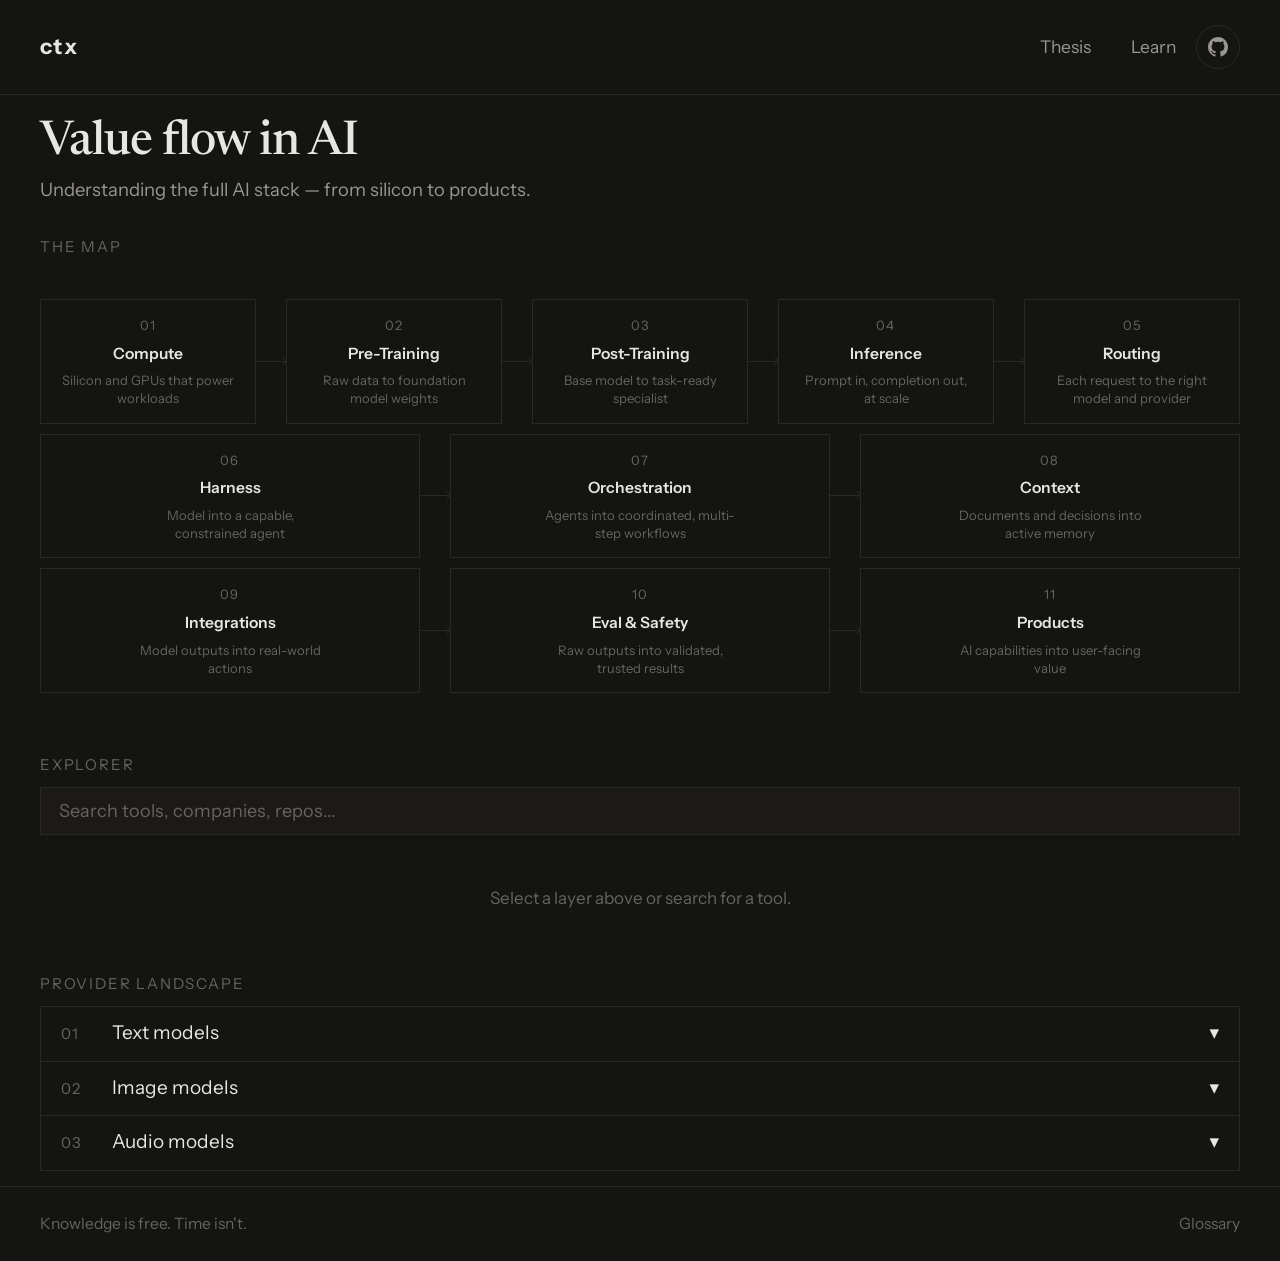
<file: index.html>
<!doctype html>
<html lang="en">
  <head>
    <meta charset="UTF-8" />
    <meta name="viewport" content="width=device-width, initial-scale=1.0" />
    <title>ctx — Value flow in AI</title>
    <link rel="preconnect" href="https://fonts.googleapis.com" />
    <link rel="preconnect" href="https://fonts.gstatic.com" crossorigin />
    <link
      href="https://fonts.googleapis.com/css2?family=Instrument+Sans:wght@400;500;600;700&family=Newsreader:ital,wght@0,400;0,500;1,400&display=swap"
      rel="stylesheet"
    />
    <link rel="stylesheet" href="/styles.css" />
    <link rel="icon" href="/favicon.svg" type="image/svg+xml" />
    <meta name="apple-mobile-web-app-title" content="ctx" />
    <link rel="canonical" href="https://ctx.earth/" />
  </head>
  <body class="subpage">
    <header class="site-header">
      <a class="brand" href="/">ctx</a>
      <div class="header-actions">
        <button class="nav-toggle" type="button" aria-expanded="false" aria-controls="site-nav" aria-label="Open navigation">
          <span>Menu</span>
        </button>
        <nav id="site-nav" class="top-nav">
          <a class="nav-link" href="/thesis">Thesis</a>
          <a class="nav-link" href="/learn">Learn</a>
        </nav>
        <a
          class="repo-link"
          href="https://github.com/oxnr/ctx"
          target="_blank"
          rel="noreferrer"
          aria-label="View ctx on GitHub"
          title="View source on GitHub"
        >
          <svg viewBox="0 0 16 16" aria-hidden="true">
            <path
              d="M8 0C3.58 0 0 3.58 0 8c0 3.54 2.29 6.53 5.47 7.59.4.07.55-.17.55-.38 0-.19-.01-.82-.01-1.49-2.01.37-2.53-.49-2.69-.94-.09-.23-.48-.94-.82-1.13-.28-.15-.68-.52-.01-.53.63-.01 1.08.58 1.23.82.72 1.21 1.87.87 2.33.66.07-.52.28-.87.51-1.07-1.78-.2-3.64-.89-3.64-3.95 0-.87.31-1.59.82-2.15-.08-.2-.36-1.01.08-2.1 0 0 .67-.21 2.2.82a7.56 7.56 0 0 1 4 0c1.53-1.04 2.2-.82 2.2-.82.44 1.09.16 1.9.08 2.1.51.56.82 1.27.82 2.15 0 3.07-1.87 3.75-3.65 3.95.29.25.54.73.54 1.48 0 1.07-.01 1.93-.01 2.2 0 .21.15.46.55.38A8.01 8.01 0 0 0 16 8c0-4.42-3.58-8-8-8Z"
            />
          </svg>
        </a>
      </div>
    </header>

    <main>
      <section class="hero section" data-reveal>
        <h1>Value flow in AI</h1>
        <p class="hero-subtitle">
          Understanding the full AI stack — from silicon to products.
        </p>
      </section>

      <section class="section section-compact" data-reveal>
        <p class="section-label">The map</p>
        <div class="vc-flow">
          <div class="vc-flow__row">
            <a class="vc-node" href="#vc-compute" data-layer="compute">
              <span class="vc-node__index">01</span>
              <span class="vc-node__label">Compute</span>
              <span class="vc-node__desc">Silicon and GPUs that power workloads</span>
            </a>
            <span class="vc-arrow" aria-hidden="true"></span>
            <a class="vc-node" href="#vc-pretrain" data-layer="pretrain">
              <span class="vc-node__index">02</span>
              <span class="vc-node__label">Pre-Training</span>
              <span class="vc-node__desc">Raw data to foundation model weights</span>
            </a>
            <span class="vc-arrow" aria-hidden="true"></span>
            <a class="vc-node" href="#vc-posttrain" data-layer="posttrain">
              <span class="vc-node__index">03</span>
              <span class="vc-node__label">Post-Training</span>
              <span class="vc-node__desc">Base model to task-ready specialist</span>
            </a>
            <span class="vc-arrow" aria-hidden="true"></span>
            <a class="vc-node" href="#vc-inference" data-layer="inference">
              <span class="vc-node__index">04</span>
              <span class="vc-node__label">Inference</span>
              <span class="vc-node__desc">Prompt in, completion out, at scale</span>
            </a>
            <span class="vc-arrow" aria-hidden="true"></span>
            <a class="vc-node" href="#vc-routing" data-layer="routing">
              <span class="vc-node__index">05</span>
              <span class="vc-node__label">Routing</span>
              <span class="vc-node__desc">Each request to the right model and provider</span>
            </a>
          </div>
          <div class="vc-flow__row">
            <a class="vc-node" href="#vc-harness" data-layer="harness">
              <span class="vc-node__index">06</span>
              <span class="vc-node__label">Harness</span>
              <span class="vc-node__desc">Model into a capable, constrained agent</span>
            </a>
            <span class="vc-arrow" aria-hidden="true"></span>
            <a class="vc-node" href="#vc-orchestration" data-layer="orchestration">
              <span class="vc-node__index">07</span>
              <span class="vc-node__label">Orchestration</span>
              <span class="vc-node__desc">Agents into coordinated, multi-step workflows</span>
            </a>
            <span class="vc-arrow" aria-hidden="true"></span>
            <a class="vc-node" href="#vc-context" data-layer="context">
              <span class="vc-node__index">08</span>
              <span class="vc-node__label">Context</span>
              <span class="vc-node__desc">Documents and decisions into active memory</span>
            </a>
          </div>
          <div class="vc-flow__row">
            <a class="vc-node" href="#vc-integrations" data-layer="integrations">
              <span class="vc-node__index">09</span>
              <span class="vc-node__label">Integrations</span>
              <span class="vc-node__desc">Model outputs into real-world actions</span>
            </a>
            <span class="vc-arrow" aria-hidden="true"></span>
            <a class="vc-node" href="#vc-eval" data-layer="eval">
              <span class="vc-node__index">10</span>
              <span class="vc-node__label">Eval &amp; Safety</span>
              <span class="vc-node__desc">Raw outputs into validated, trusted results</span>
            </a>
            <span class="vc-arrow" aria-hidden="true"></span>
            <a class="vc-node" href="#vc-products" data-layer="products">
              <span class="vc-node__index">11</span>
              <span class="vc-node__label">Products</span>
              <span class="vc-node__desc">AI capabilities into user-facing value</span>
            </a>
          </div>
        </div>
      </section>

      <section id="layer-learn" class="section section-compact" style="display:none">
        <p class="section-label" id="layer-learn__label"></p>
        <p class="layer-learn__desc" id="layer-learn__desc"></p>
        <div class="accordion-list">
          <article class="accordion" id="layer-learn__accordion">
            <button class="accordion__toggle" aria-expanded="false" aria-controls="layer-learn__panel">
              <span class="accordion__title">
                <span>Expand</span>
              </span>
              <span aria-hidden="true">&#9662;</span>
            </button>
            <div class="accordion__panel" id="layer-learn__panel">
              <div class="panel-block" id="layer-learn__content"></div>
            </div>
          </article>
        </div>
      </section>

      <section class="explorer" id="explorer" data-reveal>
        <p class="section-label">Explorer</p>
        <div class="explorer__search">
          <input class="explorer__input" type="text" placeholder="Search tools, companies, repos..." aria-label="Search tools" />
        </div>
        <p class="explorer__prompt">Select a layer above or search for a tool.</p>
        <div class="explorer__results" style="display:none">
          <div class="explorer__col explorer__col--open">
            <span class="explorer__col-label">Open source</span>
            <ul class="explorer__list"></ul>
          </div>
          <div class="explorer__col explorer__col--commercial">
            <span class="explorer__col-label">Commercial</span>
            <ul class="explorer__list"></ul>
          </div>
        </div>
        <div class="explorer__detail" style="display:none">
          <button class="explorer__back">&larr; Back</button>
          <div class="explorer__detail-name"></div>
          <div class="explorer__detail-desc"></div>
          <div class="explorer__detail-details"></div>
          <div class="explorer__detail-meta"></div>
          <div class="explorer__detail-layers"></div>
          <div class="explorer__detail-layer-details"></div>
          <div class="explorer__detail-links"></div>
        </div>
      </section>

      <!-- Layer detail content now appears inline via learn-content.js when a layer is clicked -->

      <section class="section section-compact" data-reveal>
        <p class="section-label">Provider landscape</p>
        <div class="accordion-list">
          <article class="accordion" data-group="providers">
            <button class="accordion__toggle" aria-expanded="false" aria-controls="providers-registry">
              <span class="accordion__title">
                <span class="accordion__index">01</span>
                <span>Text models</span>
              </span>
              <span aria-hidden="true">&#9662;</span>
            </button>
            <div class="accordion__panel" id="providers-registry">
              <div class="panel-block">
                <p class="stack-note">
                  Current provider counts and latest listed model per provider family, generated from the synced catalog on 2026-03-05T19:48:35Z. Model links point to their OpenRouter pages when the slug is available directly from the catalog.
                </p>
                <div class="table-wrap"><table class="data-table"><thead><tr><th>Provider</th><th>Count</th><th>Latest model</th><th>Latest model created (UTC)</th></tr></thead><tbody><tr><td>openai</td><td>61</td><td><a href="https://openrouter.ai/openai/gpt-5.4-pro" target="_blank" rel="noreferrer">openai/gpt-5.4-pro</a></td><td>2026-03-05 18:12 UTC</td></tr><tr><td>qwen</td><td>50</td><td><a href="https://openrouter.ai/qwen/qwen3.5-35b-a3b" target="_blank" rel="noreferrer">qwen/qwen3.5-35b-a3b</a></td><td>2026-02-25 21:10 UTC</td></tr><tr><td>google</td><td>27</td><td><a href="https://openrouter.ai/google/gemini-3.1-flash-lite-preview" target="_blank" rel="noreferrer">google/gemini-3.1-flash-lite-preview</a></td><td>2026-03-03 04:37 UTC</td></tr><tr><td>mistralai</td><td>25</td><td><a href="https://openrouter.ai/mistralai/mistral-small-creative" target="_blank" rel="noreferrer">mistralai/mistral-small-creative</a></td><td>2025-12-16 18:10 UTC</td></tr><tr><td>meta-llama</td><td>17</td><td><a href="https://openrouter.ai/meta-llama/llama-guard-4-12b" target="_blank" rel="noreferrer">meta-llama/llama-guard-4-12b</a></td><td>2025-04-30 01:06 UTC</td></tr><tr><td>anthropic</td><td>13</td><td><a href="https://openrouter.ai/anthropic/claude-sonnet-4.6" target="_blank" rel="noreferrer">anthropic/claude-sonnet-4.6</a></td><td>2026-02-17 15:43 UTC</td></tr><tr><td>deepseek</td><td>12</td><td><a href="https://openrouter.ai/deepseek/deepseek-v3.2-speciale" target="_blank" rel="noreferrer">deepseek/deepseek-v3.2-speciale</a></td><td>2025-12-01 13:13 UTC</td></tr><tr><td>z-ai</td><td>11</td><td><a href="https://openrouter.ai/z-ai/glm-5" target="_blank" rel="noreferrer">z-ai/glm-5</a></td><td>2026-02-11 16:59 UTC</td></tr><tr><td>nvidia</td><td>8</td><td><a href="https://openrouter.ai/nvidia/nemotron-3-nano-30b-a3b" target="_blank" rel="noreferrer">nvidia/nemotron-3-nano-30b-a3b</a></td><td>2025-12-14 16:54 UTC</td></tr><tr><td>x-ai</td><td>8</td><td><a href="https://openrouter.ai/x-ai/grok-4.1-fast" target="_blank" rel="noreferrer">x-ai/grok-4.1-fast</a></td><td>2025-11-19 21:25 UTC</td></tr><tr><td>allenai</td><td>7</td><td><a href="https://openrouter.ai/allenai/molmo-2-8b" target="_blank" rel="noreferrer">allenai/molmo-2-8b</a></td><td>2026-01-09 22:11 UTC</td></tr><tr><td>arcee-ai</td><td>7</td><td><a href="https://openrouter.ai/arcee-ai/trinity-large-preview:free" target="_blank" rel="noreferrer">arcee-ai/trinity-large-preview:free</a></td><td>2026-01-27 22:24 UTC</td></tr><tr><td>minimax</td><td>6</td><td><a href="https://openrouter.ai/minimax/minimax-m2.5" target="_blank" rel="noreferrer">minimax/minimax-m2.5</a></td><td>2026-02-12 15:01 UTC</td></tr><tr><td>nousresearch</td><td>6</td><td><a href="https://openrouter.ai/nousresearch/hermes-4-70b" target="_blank" rel="noreferrer">nousresearch/hermes-4-70b</a></td><td>2025-08-26 19:23 UTC</td></tr><tr><td>amazon</td><td>5</td><td><a href="https://openrouter.ai/amazon/nova-2-lite-v1" target="_blank" rel="noreferrer">amazon/nova-2-lite-v1</a></td><td>2025-12-02 17:31 UTC</td></tr><tr><td>baidu</td><td>5</td><td><a href="https://openrouter.ai/baidu/ernie-4.5-21b-a3b-thinking" target="_blank" rel="noreferrer">baidu/ernie-4.5-21b-a3b-thinking</a></td><td>2025-10-09 22:28 UTC</td></tr><tr><td>liquid</td><td>5</td><td><a href="https://openrouter.ai/liquid/lfm-2-24b-a2b" target="_blank" rel="noreferrer">liquid/lfm-2-24b-a2b</a></td><td>2026-02-25 19:45 UTC</td></tr><tr><td>moonshotai</td><td>5</td><td><a href="https://openrouter.ai/moonshotai/kimi-k2.5" target="_blank" rel="noreferrer">moonshotai/kimi-k2.5</a></td><td>2026-01-27 04:11 UTC</td></tr><tr><td>perplexity</td><td>5</td><td><a href="https://openrouter.ai/perplexity/sonar-pro-search" target="_blank" rel="noreferrer">perplexity/sonar-pro-search</a></td><td>2025-10-30 19:59 UTC</td></tr><tr><td>sao10k</td><td>5</td><td><a href="https://openrouter.ai/sao10k/l3.1-70b-hanami-x1" target="_blank" rel="noreferrer">sao10k/l3.1-70b-hanami-x1</a></td><td>2025-01-08 02:20 UTC</td></tr><tr><td>aion-labs</td><td>4</td><td><a href="https://openrouter.ai/aion-labs/aion-2.0" target="_blank" rel="noreferrer">aion-labs/aion-2.0</a></td><td>2026-02-23 21:15 UTC</td></tr><tr><td>cohere</td><td>4</td><td><a href="https://openrouter.ai/cohere/command-a" target="_blank" rel="noreferrer">cohere/command-a</a></td><td>2025-03-13 19:32 UTC</td></tr><tr><td>thedrummer</td><td>4</td><td><a href="https://openrouter.ai/thedrummer/cydonia-24b-v4.1" target="_blank" rel="noreferrer">thedrummer/cydonia-24b-v4.1</a></td><td>2025-09-27 00:11 UTC</td></tr><tr><td>bytedance-seed</td><td>3</td><td><a href="https://openrouter.ai/bytedance-seed/seed-2.0-mini" target="_blank" rel="noreferrer">bytedance-seed/seed-2.0-mini</a></td><td>2026-02-26 18:38 UTC</td></tr><tr><td>inception</td><td>3</td><td><a href="https://openrouter.ai/inception/mercury-2" target="_blank" rel="noreferrer">inception/mercury-2</a></td><td>2026-03-04 14:57 UTC</td></tr><tr><td>openrouter</td><td>3</td><td><a href="https://openrouter.ai/openrouter/free" target="_blank" rel="noreferrer">openrouter/free</a></td><td>2026-02-01 03:43 UTC</td></tr><tr><td>inflection</td><td>2</td><td><a href="https://openrouter.ai/inflection/inflection-3-productivity" target="_blank" rel="noreferrer">inflection/inflection-3-productivity</a></td><td>2024-10-11 00:00 UTC</td></tr><tr><td>microsoft</td><td>2</td><td><a href="https://openrouter.ai/microsoft/phi-4" target="_blank" rel="noreferrer">microsoft/phi-4</a></td><td>2025-01-10 06:17 UTC</td></tr><tr><td>morph</td><td>2</td><td><a href="https://openrouter.ai/morph/morph-v3-large" target="_blank" rel="noreferrer">morph/morph-v3-large</a></td><td>2025-07-07 17:54 UTC</td></tr><tr><td>neversleep</td><td>2</td><td><a href="https://openrouter.ai/neversleep/llama-3.1-lumimaid-8b" target="_blank" rel="noreferrer">neversleep/llama-3.1-lumimaid-8b</a></td><td>2024-09-15 00:00 UTC</td></tr><tr><td>relace</td><td>2</td><td><a href="https://openrouter.ai/relace/relace-search" target="_blank" rel="noreferrer">relace/relace-search</a></td><td>2025-12-08 17:06 UTC</td></tr><tr><td>stepfun</td><td>2</td><td><a href="https://openrouter.ai/stepfun/step-3.5-flash" target="_blank" rel="noreferrer">stepfun/step-3.5-flash</a></td><td>2026-01-29 23:12 UTC</td></tr><tr><td>ai21</td><td>1</td><td><a href="https://openrouter.ai/ai21/jamba-large-1.7" target="_blank" rel="noreferrer">ai21/jamba-large-1.7</a></td><td>2025-08-08 16:03 UTC</td></tr><tr><td>alfredpros</td><td>1</td><td><a href="https://openrouter.ai/alfredpros/codellama-7b-instruct-solidity" target="_blank" rel="noreferrer">alfredpros/codellama-7b-instruct-solidity</a></td><td>2025-04-14 14:44 UTC</td></tr><tr><td>alibaba</td><td>1</td><td><a href="https://openrouter.ai/alibaba/tongyi-deepresearch-30b-a3b" target="_blank" rel="noreferrer">alibaba/tongyi-deepresearch-30b-a3b</a></td><td>2025-09-18 15:53 UTC</td></tr><tr><td>alpindale</td><td>1</td><td><a href="https://openrouter.ai/alpindale/goliath-120b" target="_blank" rel="noreferrer">alpindale/goliath-120b</a></td><td>2023-11-10 00:00 UTC</td></tr><tr><td>anthracite-org</td><td>1</td><td><a href="https://openrouter.ai/anthracite-org/magnum-v4-72b" target="_blank" rel="noreferrer">anthracite-org/magnum-v4-72b</a></td><td>2024-10-22 00:00 UTC</td></tr><tr><td>bytedance</td><td>1</td><td><a href="https://openrouter.ai/bytedance/ui-tars-1.5-7b" target="_blank" rel="noreferrer">bytedance/ui-tars-1.5-7b</a></td><td>2025-07-22 17:24 UTC</td></tr><tr><td>cognitivecomputations</td><td>1</td><td><a href="https://openrouter.ai/cognitivecomputations/dolphin-mistral-24b-venice-edition:free" target="_blank" rel="noreferrer">cognitivecomputations/dolphin-mistral-24b-venice-edition:free</a></td><td>2025-07-09 21:02 UTC</td></tr><tr><td>deepcogito</td><td>1</td><td><a href="https://openrouter.ai/deepcogito/cogito-v2.1-671b" target="_blank" rel="noreferrer">deepcogito/cogito-v2.1-671b</a></td><td>2025-11-13 22:00 UTC</td></tr><tr><td>eleutherai</td><td>1</td><td><a href="https://openrouter.ai/eleutherai/llemma_7b" target="_blank" rel="noreferrer">eleutherai/llemma_7b</a></td><td>2025-04-14 15:07 UTC</td></tr><tr><td>essentialai</td><td>1</td><td><a href="https://openrouter.ai/essentialai/rnj-1-instruct" target="_blank" rel="noreferrer">essentialai/rnj-1-instruct</a></td><td>2025-12-07 08:07 UTC</td></tr><tr><td>gryphe</td><td>1</td><td><a href="https://openrouter.ai/gryphe/mythomax-l2-13b" target="_blank" rel="noreferrer">gryphe/mythomax-l2-13b</a></td><td>2023-07-02 00:00 UTC</td></tr><tr><td>ibm-granite</td><td>1</td><td><a href="https://openrouter.ai/ibm-granite/granite-4.0-h-micro" target="_blank" rel="noreferrer">ibm-granite/granite-4.0-h-micro</a></td><td>2025-10-20 02:34 UTC</td></tr><tr><td>kwaipilot</td><td>1</td><td><a href="https://openrouter.ai/kwaipilot/kat-coder-pro" target="_blank" rel="noreferrer">kwaipilot/kat-coder-pro</a></td><td>2025-11-10 03:38 UTC</td></tr><tr><td>mancer</td><td>1</td><td><a href="https://openrouter.ai/mancer/weaver" target="_blank" rel="noreferrer">mancer/weaver</a></td><td>2023-08-02 00:00 UTC</td></tr><tr><td>meituan</td><td>1</td><td><a href="https://openrouter.ai/meituan/longcat-flash-chat" target="_blank" rel="noreferrer">meituan/longcat-flash-chat</a></td><td>2025-09-09 14:20 UTC</td></tr><tr><td>nex-agi</td><td>1</td><td><a href="https://openrouter.ai/nex-agi/deepseek-v3.1-nex-n1" target="_blank" rel="noreferrer">nex-agi/deepseek-v3.1-nex-n1</a></td><td>2025-12-08 14:33 UTC</td></tr><tr><td>prime-intellect</td><td>1</td><td><a href="https://openrouter.ai/prime-intellect/intellect-3" target="_blank" rel="noreferrer">prime-intellect/intellect-3</a></td><td>2025-11-27 03:02 UTC</td></tr><tr><td>raifle</td><td>1</td><td><a href="https://openrouter.ai/raifle/sorcererlm-8x22b" target="_blank" rel="noreferrer">raifle/sorcererlm-8x22b</a></td><td>2024-11-08 22:31 UTC</td></tr><tr><td>switchpoint</td><td>1</td><td><a href="https://openrouter.ai/switchpoint/router" target="_blank" rel="noreferrer">switchpoint/router</a></td><td>2025-07-11 22:28 UTC</td></tr><tr><td>tencent</td><td>1</td><td><a href="https://openrouter.ai/tencent/hunyuan-a13b-instruct" target="_blank" rel="noreferrer">tencent/hunyuan-a13b-instruct</a></td><td>2025-07-08 15:14 UTC</td></tr><tr><td>tngtech</td><td>1</td><td><a href="https://openrouter.ai/tngtech/deepseek-r1t2-chimera" target="_blank" rel="noreferrer">tngtech/deepseek-r1t2-chimera</a></td><td>2025-07-08 15:03 UTC</td></tr><tr><td>undi95</td><td>1</td><td><a href="https://openrouter.ai/undi95/remm-slerp-l2-13b" target="_blank" rel="noreferrer">undi95/remm-slerp-l2-13b</a></td><td>2023-07-22 00:00 UTC</td></tr><tr><td>upstage</td><td>1</td><td><a href="https://openrouter.ai/upstage/solar-pro-3" target="_blank" rel="noreferrer">upstage/solar-pro-3</a></td><td>2026-01-27 02:33 UTC</td></tr><tr><td>writer</td><td>1</td><td><a href="https://openrouter.ai/writer/palmyra-x5" target="_blank" rel="noreferrer">writer/palmyra-x5</a></td><td>2026-01-21 13:57 UTC</td></tr><tr><td>xiaomi</td><td>1</td><td><a href="https://openrouter.ai/xiaomi/mimo-v2-flash" target="_blank" rel="noreferrer">xiaomi/mimo-v2-flash</a></td><td>2025-12-14 16:55 UTC</td></tr></tbody></table></div>
              </div>
            </div>
          </article>
          <article class="accordion" data-group="providers">
            <button class="accordion__toggle" aria-expanded="false" aria-controls="providers-images">
              <span class="accordion__title">
                <span class="accordion__index">02</span>
                <span>Image models</span>
              </span>
              <span aria-hidden="true">&#9662;</span>
            </button>
            <div class="accordion__panel" id="providers-images">
              <div class="panel-block">
                <p class="stack-note">
                  Latest image-capable entries from the same provider snapshot. Use this as the starting point for multimodal routing decisions.
                </p>
                <div class="table-wrap"><table class="data-table"><thead><tr><th>Provider</th><th>Model</th><th>Context</th><th>Latest created (UTC)</th></tr></thead><tbody><tr><td>google</td><td><a href="https://openrouter.ai/google/gemini-3.1-flash-image-preview" target="_blank" rel="noreferrer">google/gemini-3.1-flash-image-preview</a></td><td>65536</td><td>2026-02-26 15:25 UTC</td></tr><tr><td>google</td><td><a href="https://openrouter.ai/google/gemini-3-pro-image-preview" target="_blank" rel="noreferrer">google/gemini-3-pro-image-preview</a></td><td>65536</td><td>2025-11-20 15:49 UTC</td></tr><tr><td>openai</td><td><a href="https://openrouter.ai/openai/gpt-5-image-mini" target="_blank" rel="noreferrer">openai/gpt-5-image-mini</a></td><td>400000</td><td>2025-10-16 14:23 UTC</td></tr><tr><td>openai</td><td><a href="https://openrouter.ai/openai/gpt-5-image" target="_blank" rel="noreferrer">openai/gpt-5-image</a></td><td>400000</td><td>2025-10-14 13:19 UTC</td></tr><tr><td>google</td><td><a href="https://openrouter.ai/google/gemini-2.5-flash-image" target="_blank" rel="noreferrer">google/gemini-2.5-flash-image</a></td><td>32768</td><td>2025-10-07 20:53 UTC</td></tr><tr><td>openrouter</td><td><a href="https://openrouter.ai/openrouter/auto" target="_blank" rel="noreferrer">openrouter/auto</a></td><td>2000000</td><td>2023-11-08 00:00 UTC</td></tr></tbody></table></div>
              </div>
            </div>
          </article>
          <article class="accordion" data-group="providers">
            <button class="accordion__toggle" aria-expanded="false" aria-controls="providers-audio">
              <span class="accordion__title">
                <span class="accordion__index">03</span>
                <span>Audio models</span>
              </span>
              <span aria-hidden="true">&#9662;</span>
            </button>
            <div class="accordion__panel" id="providers-audio">
              <div class="panel-block">
                <p class="stack-note">
                  Speech-to-text, text-to-speech, voice cloning, and audio generation models across providers.
                </p>
                <div class="table-wrap"><table class="data-table"><thead><tr><th>Provider</th><th>Model / Product</th><th>Capability</th><th>Type</th></tr></thead><tbody><tr><td><a href="https://elevenlabs.io" target="_blank" rel="noreferrer">ElevenLabs</a></td><td>Multilingual v2, Turbo v2.5</td><td>TTS, voice cloning, dubbing</td><td>Proprietary</td></tr><tr><td><a href="https://platform.openai.com/docs/guides/text-to-speech" target="_blank" rel="noreferrer">OpenAI</a></td><td>TTS-1, TTS-1-HD, Whisper</td><td>TTS + STT</td><td>Proprietary / Open</td></tr><tr><td><a href="https://deepgram.com" target="_blank" rel="noreferrer">Deepgram</a></td><td>Nova-2, Aura</td><td>STT + TTS</td><td>Managed</td></tr><tr><td><a href="https://www.assemblyai.com" target="_blank" rel="noreferrer">AssemblyAI</a></td><td>Universal-2</td><td>STT, speaker diarization</td><td>Managed</td></tr><tr><td><a href="https://cloud.google.com/text-to-speech" target="_blank" rel="noreferrer">Google Cloud</a></td><td>Cloud TTS, Chirp</td><td>TTS + STT</td><td>Managed</td></tr><tr><td><a href="https://github.com/coqui-ai/TTS" target="_blank" rel="noreferrer">Coqui TTS</a></td><td>XTTS v2</td><td>TTS, voice cloning</td><td>Open source</td></tr><tr><td><a href="https://github.com/suno-ai/bark" target="_blank" rel="noreferrer">Bark (Suno)</a></td><td>Bark</td><td>TTS with non-speech audio</td><td>Open source</td></tr><tr><td><a href="https://cartesia.ai" target="_blank" rel="noreferrer">Cartesia</a></td><td>Sonic</td><td>Ultra-low latency TTS</td><td>Managed</td></tr></tbody></table></div>
              </div>
            </div>
          </article>
        </div>
      </section>

    </main>

    <footer class="site-footer">
      <p>Knowledge is free. Time isn't.</p>
      <div class="site-footer__links">
        <a href="/glossary">Glossary</a>
      </div>
    </footer>

    <script src="/value-chain/data.js"></script>
    <script src="/value-chain/learn-content.js"></script>
    <script src="/value-chain/explorer.js"></script>
    <script src="/script.js" defer></script>
  </body>
</html>
</file>
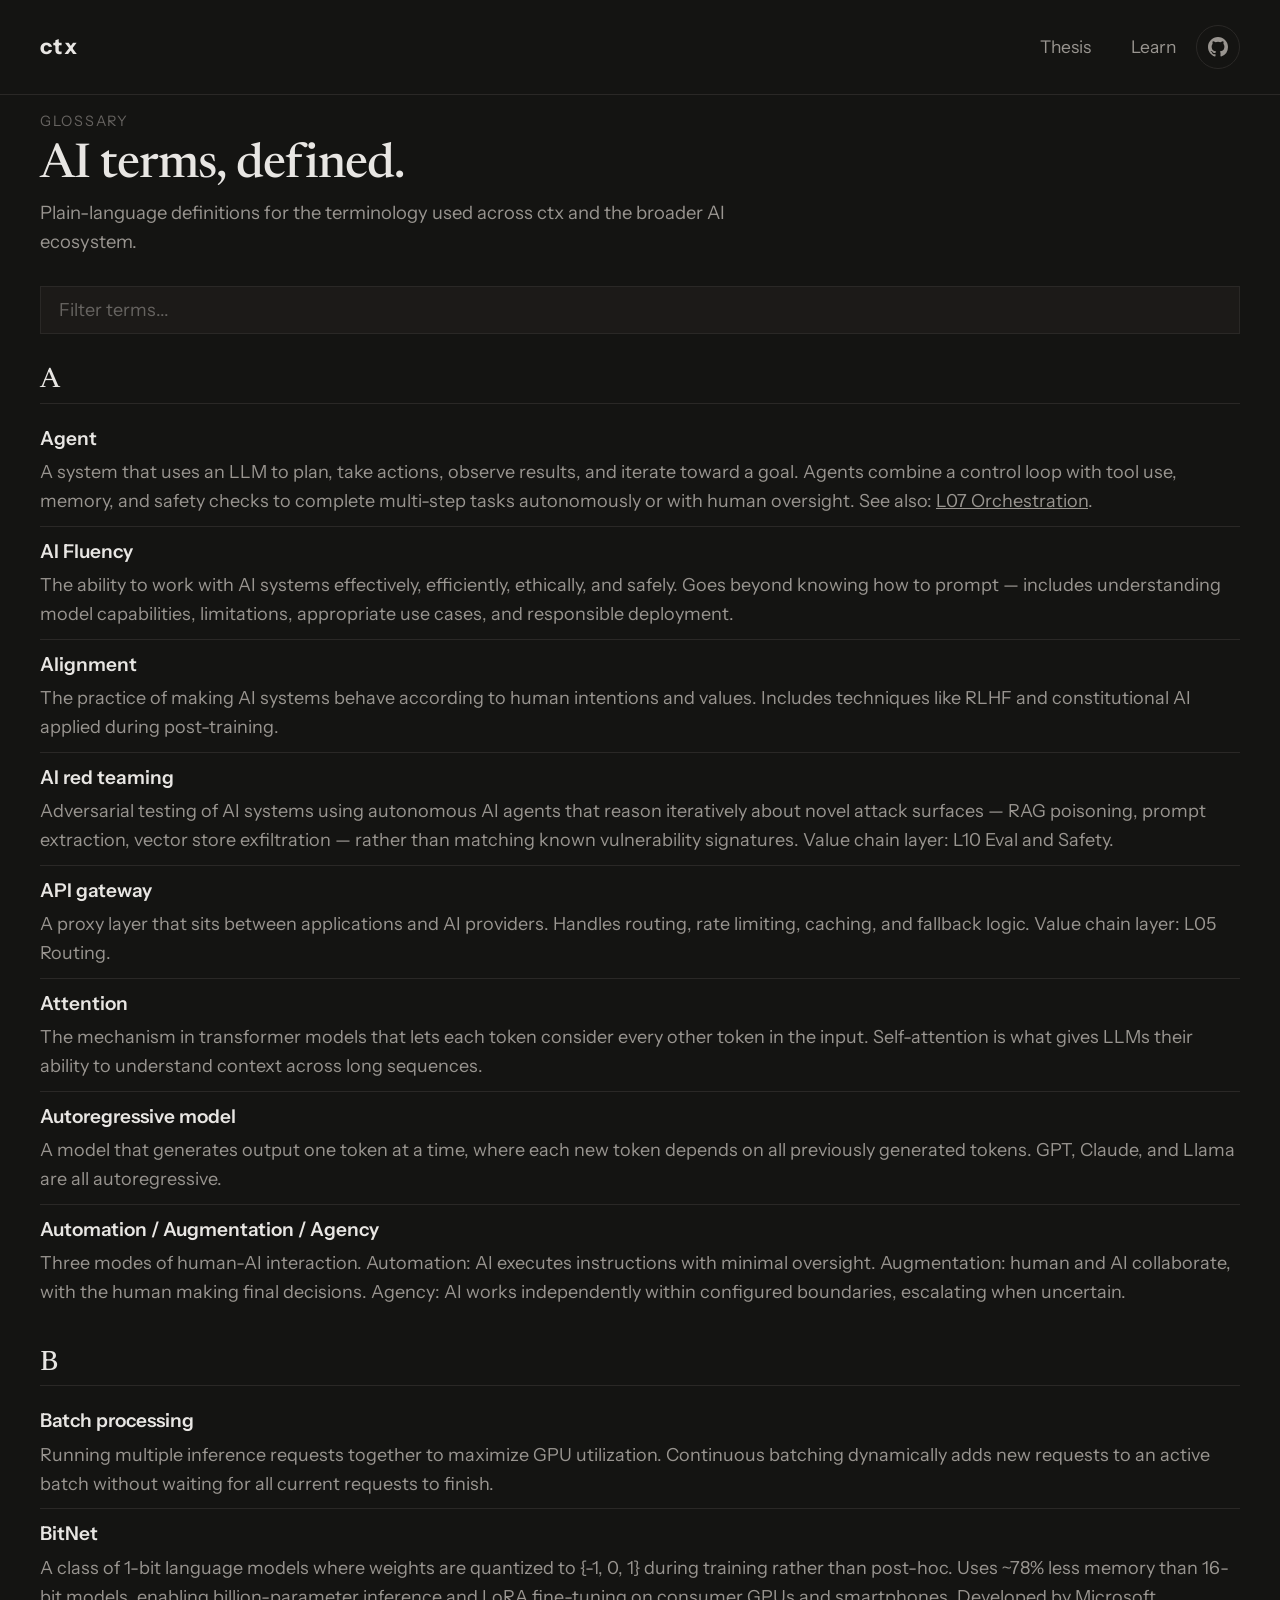
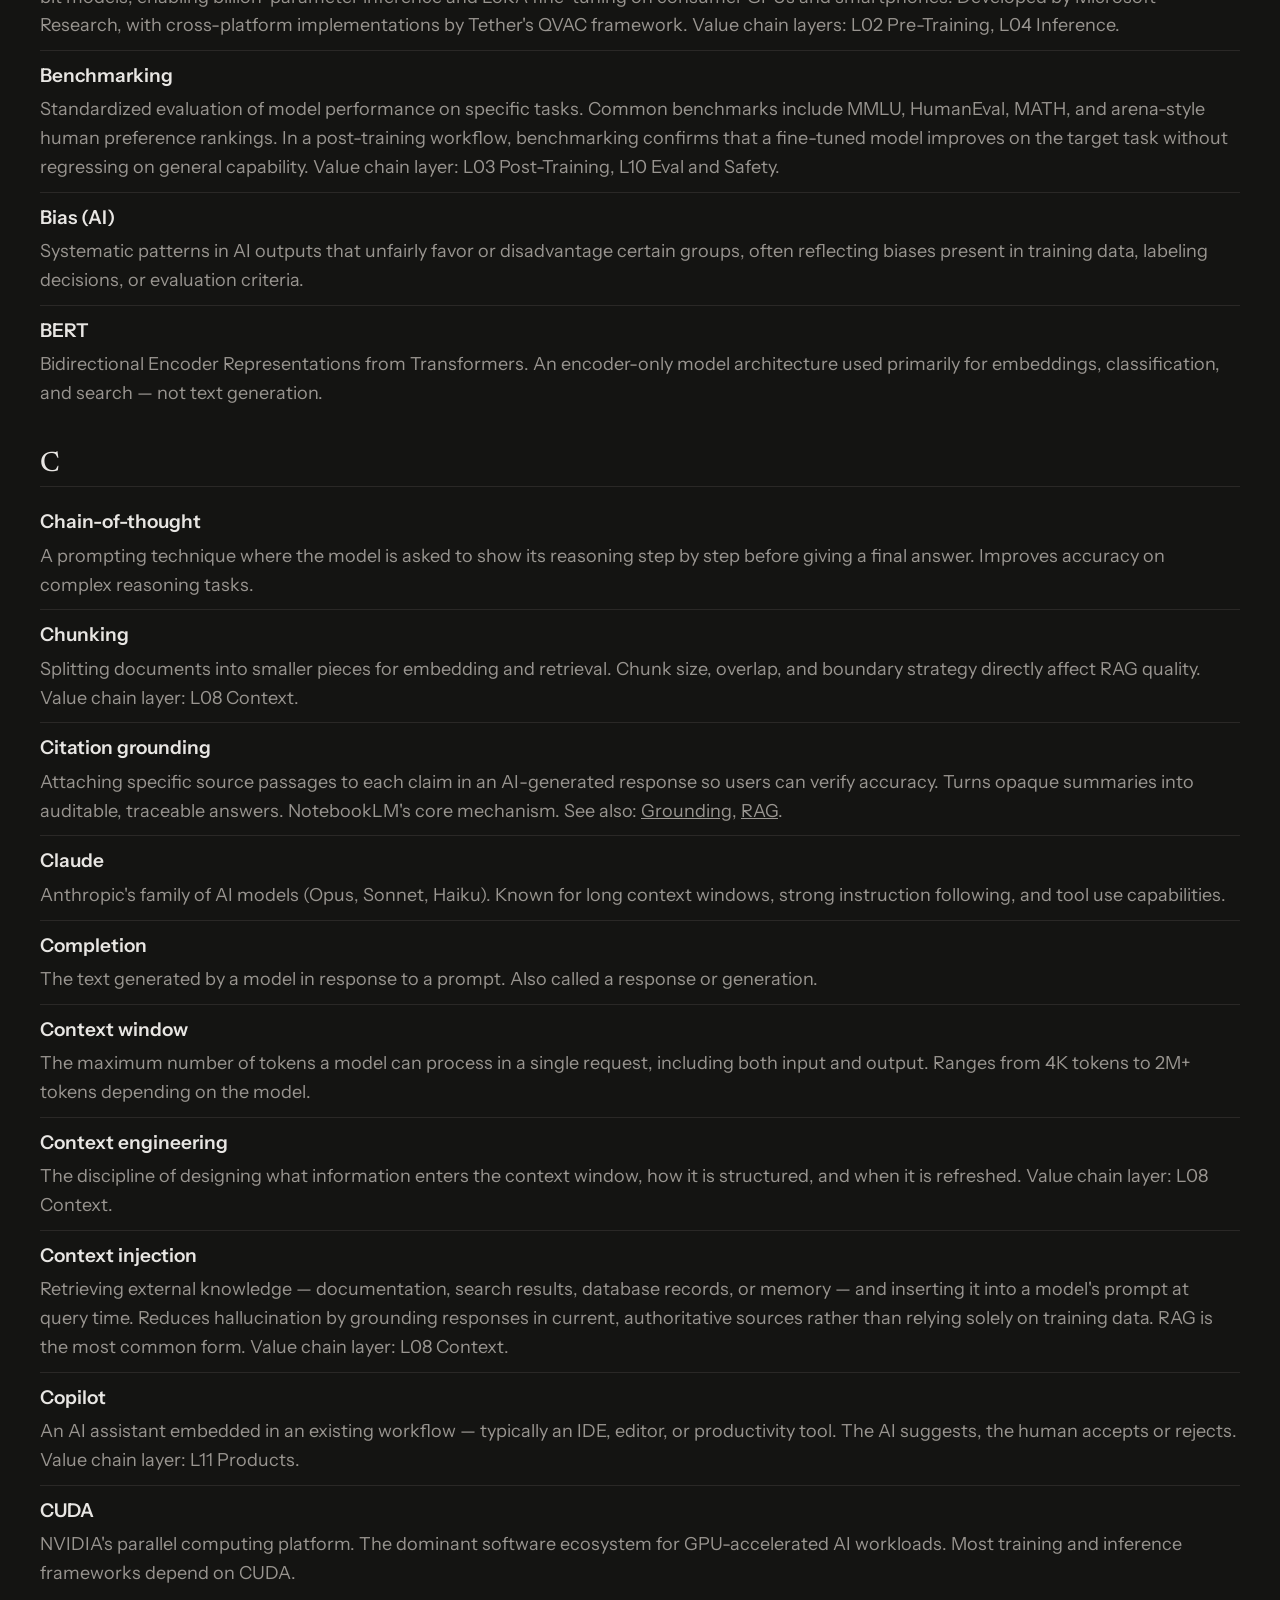
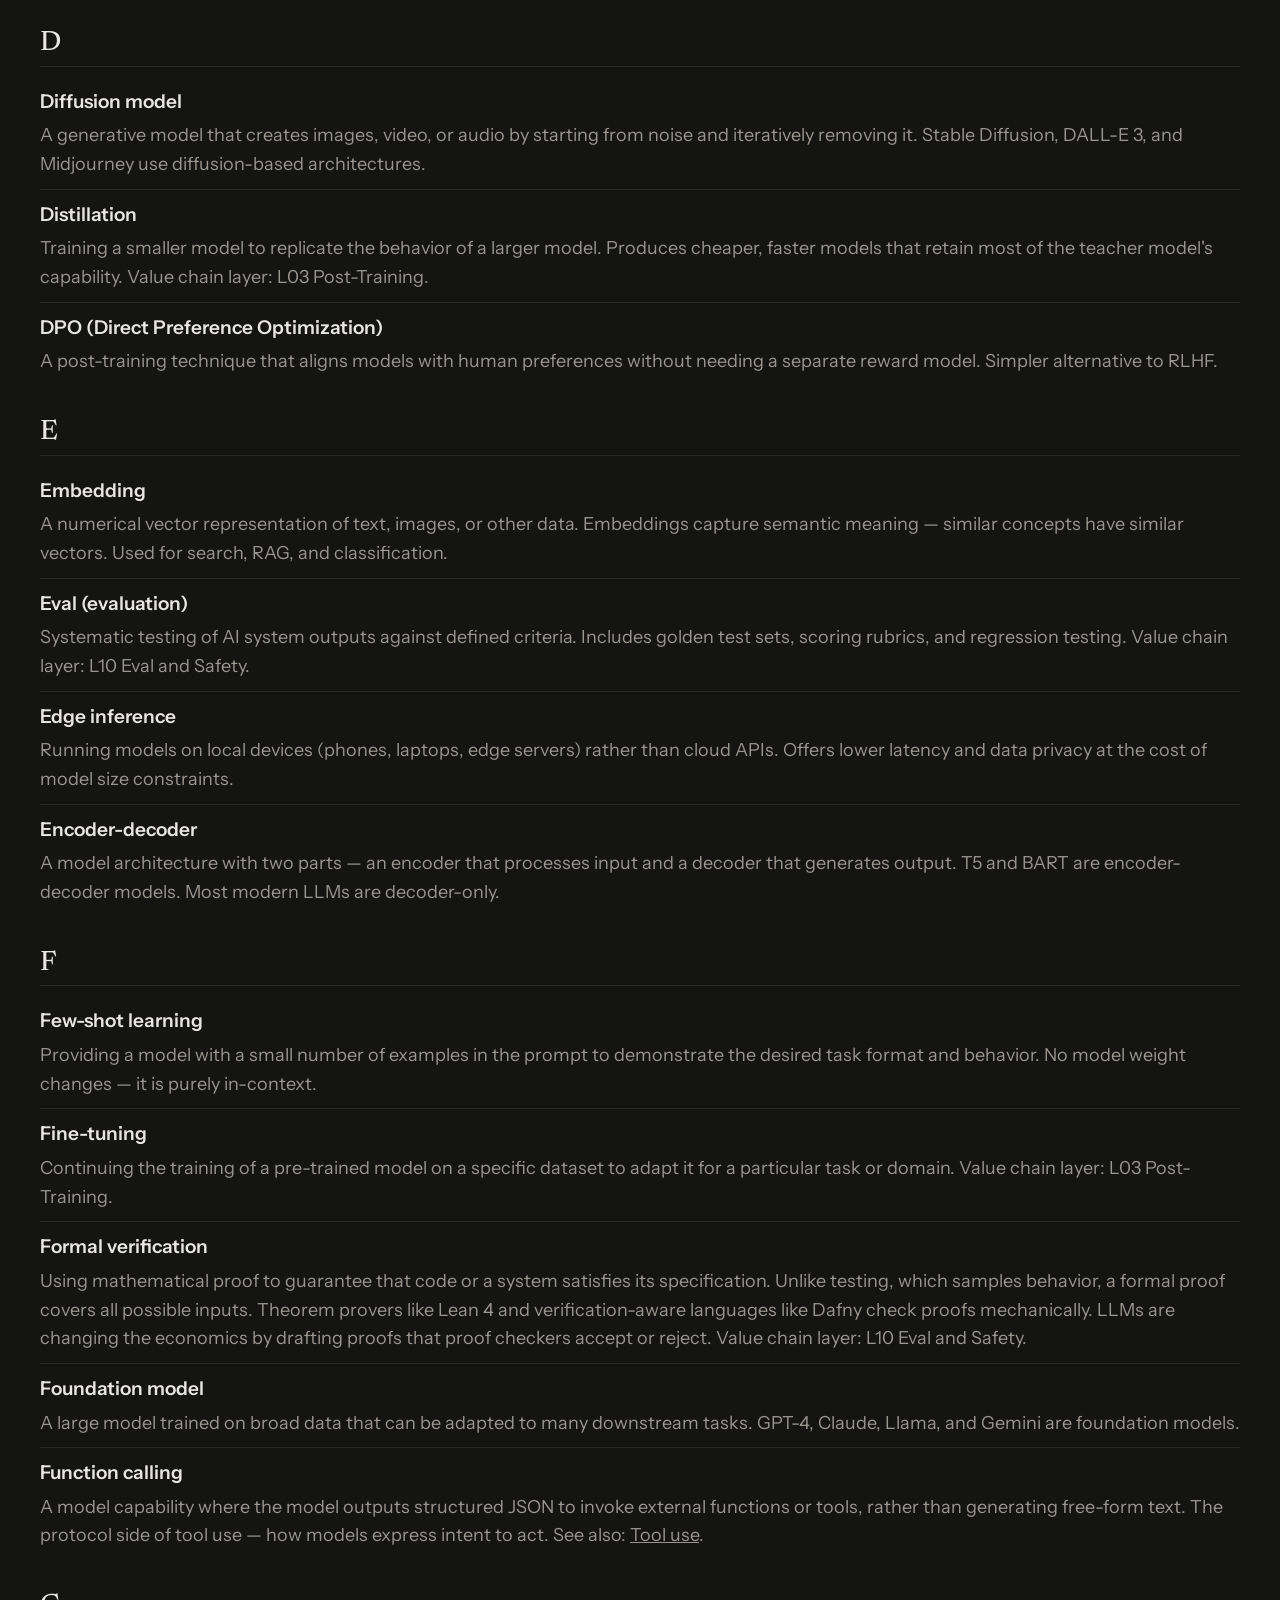
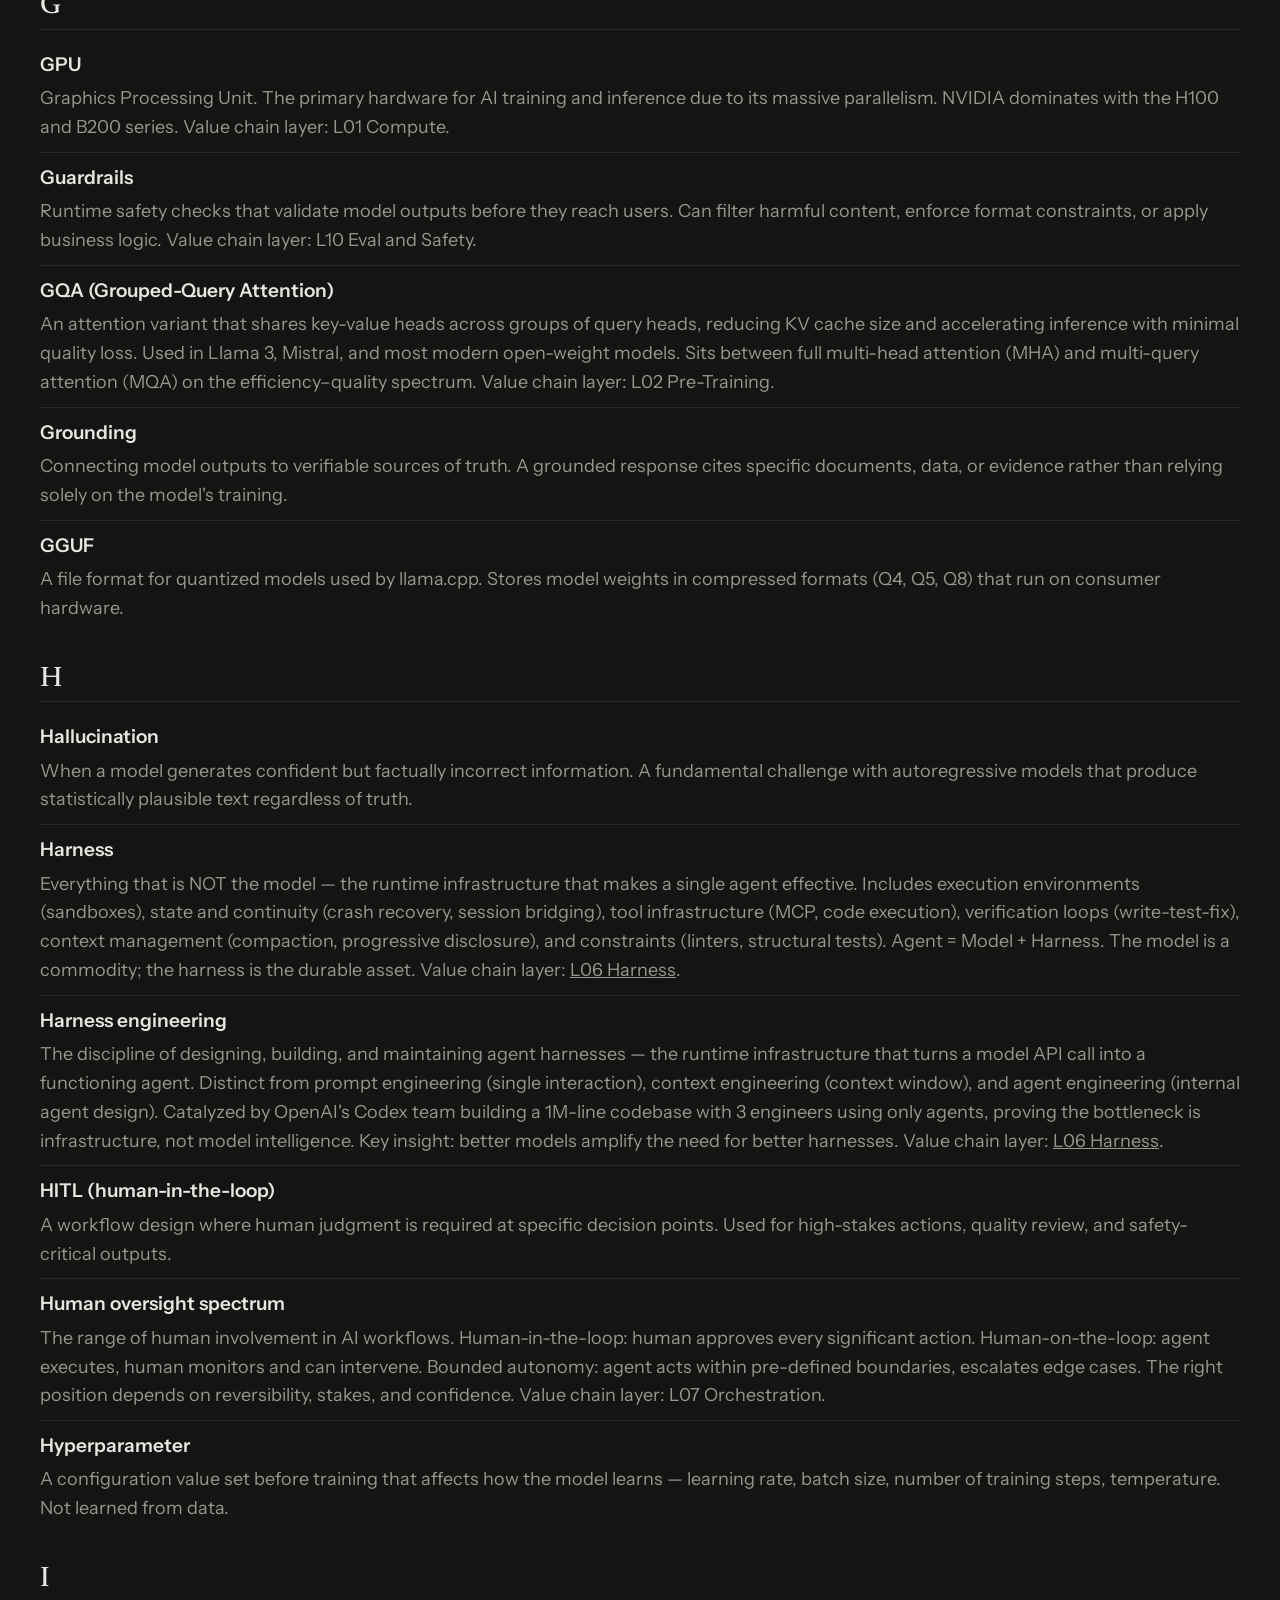
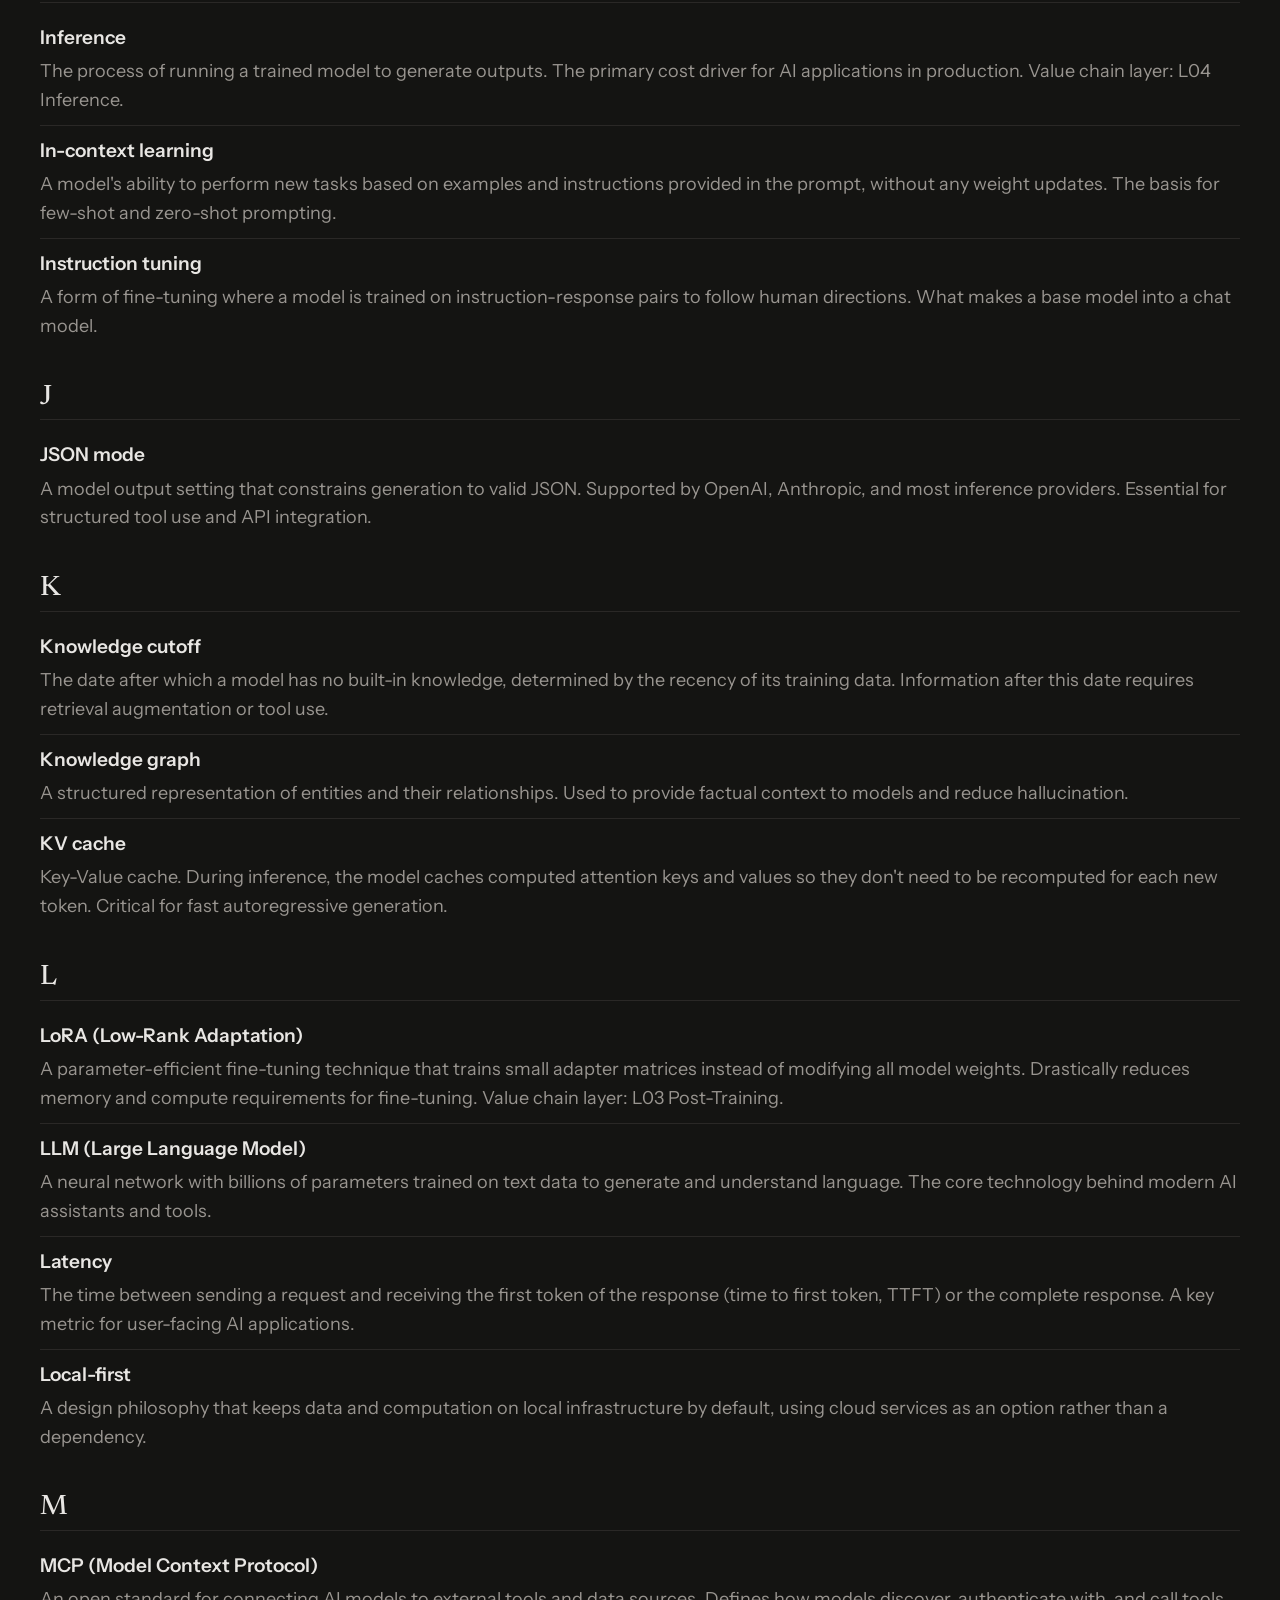
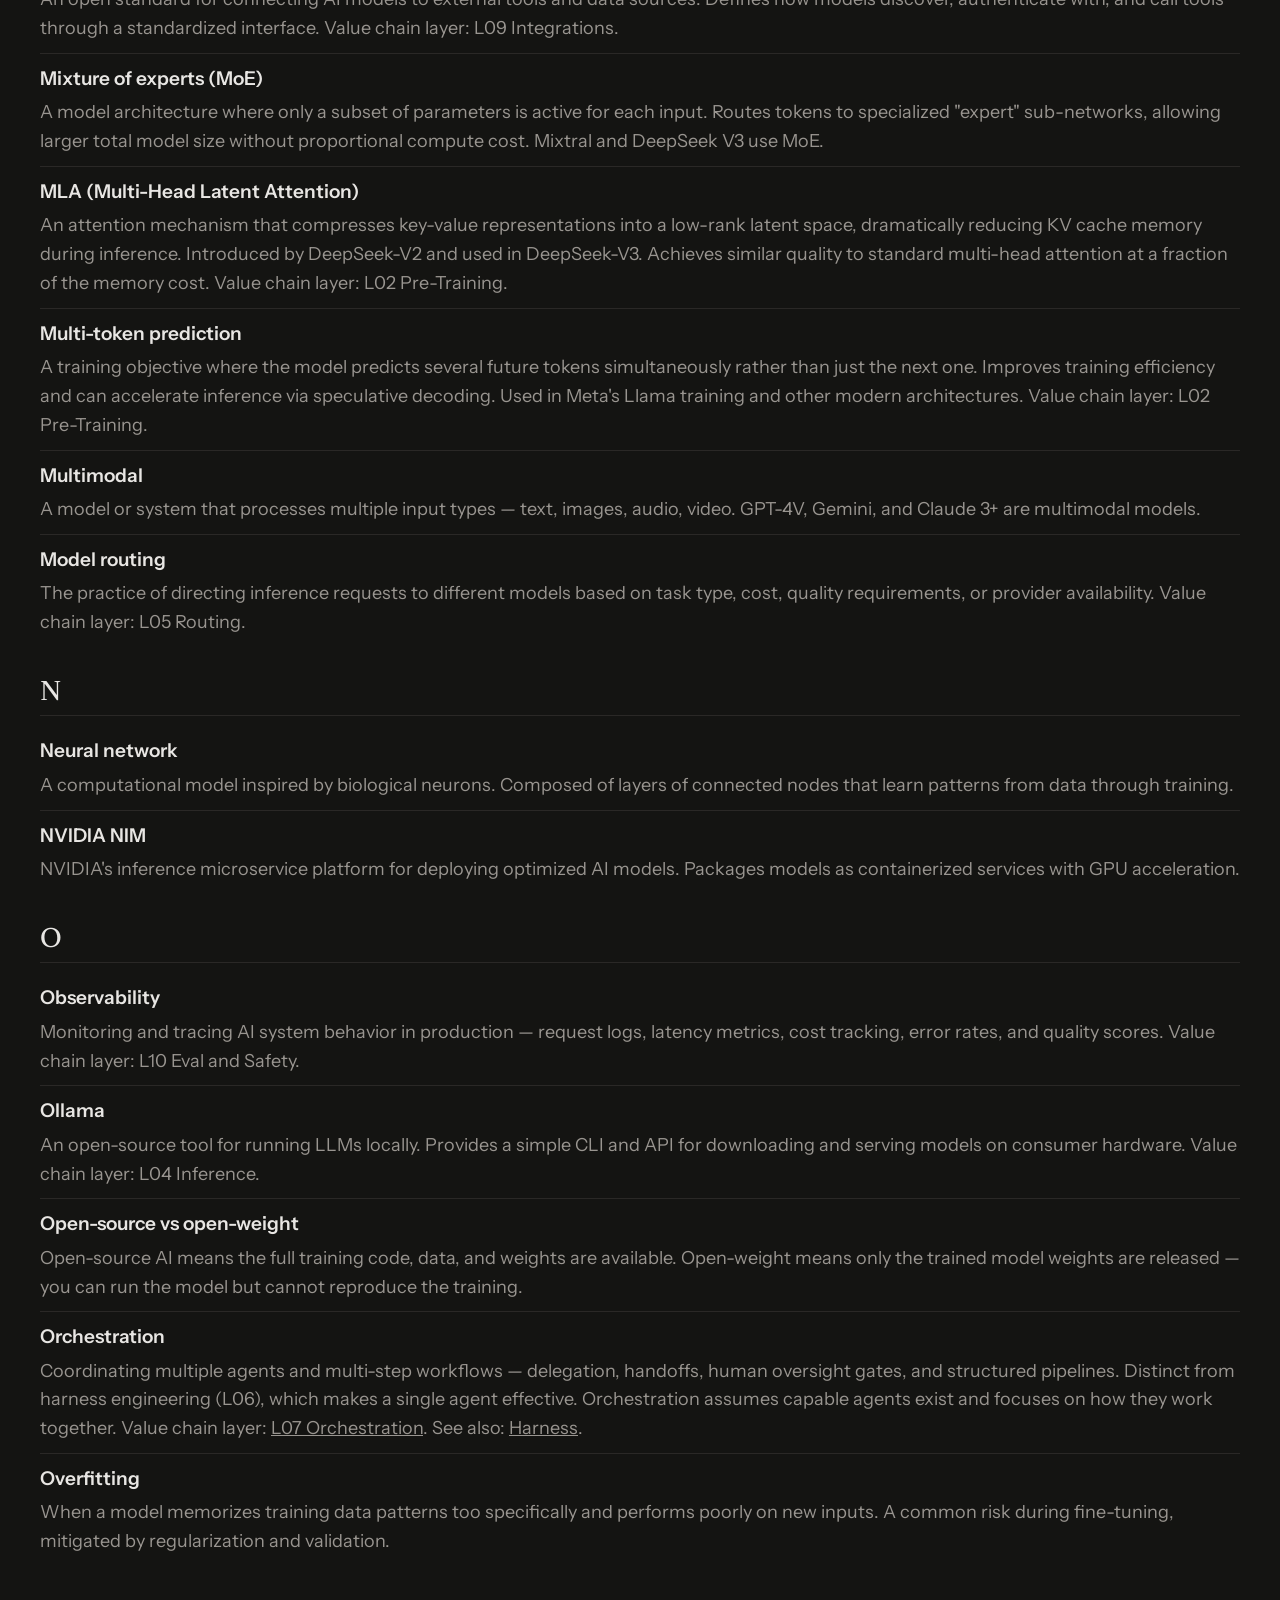
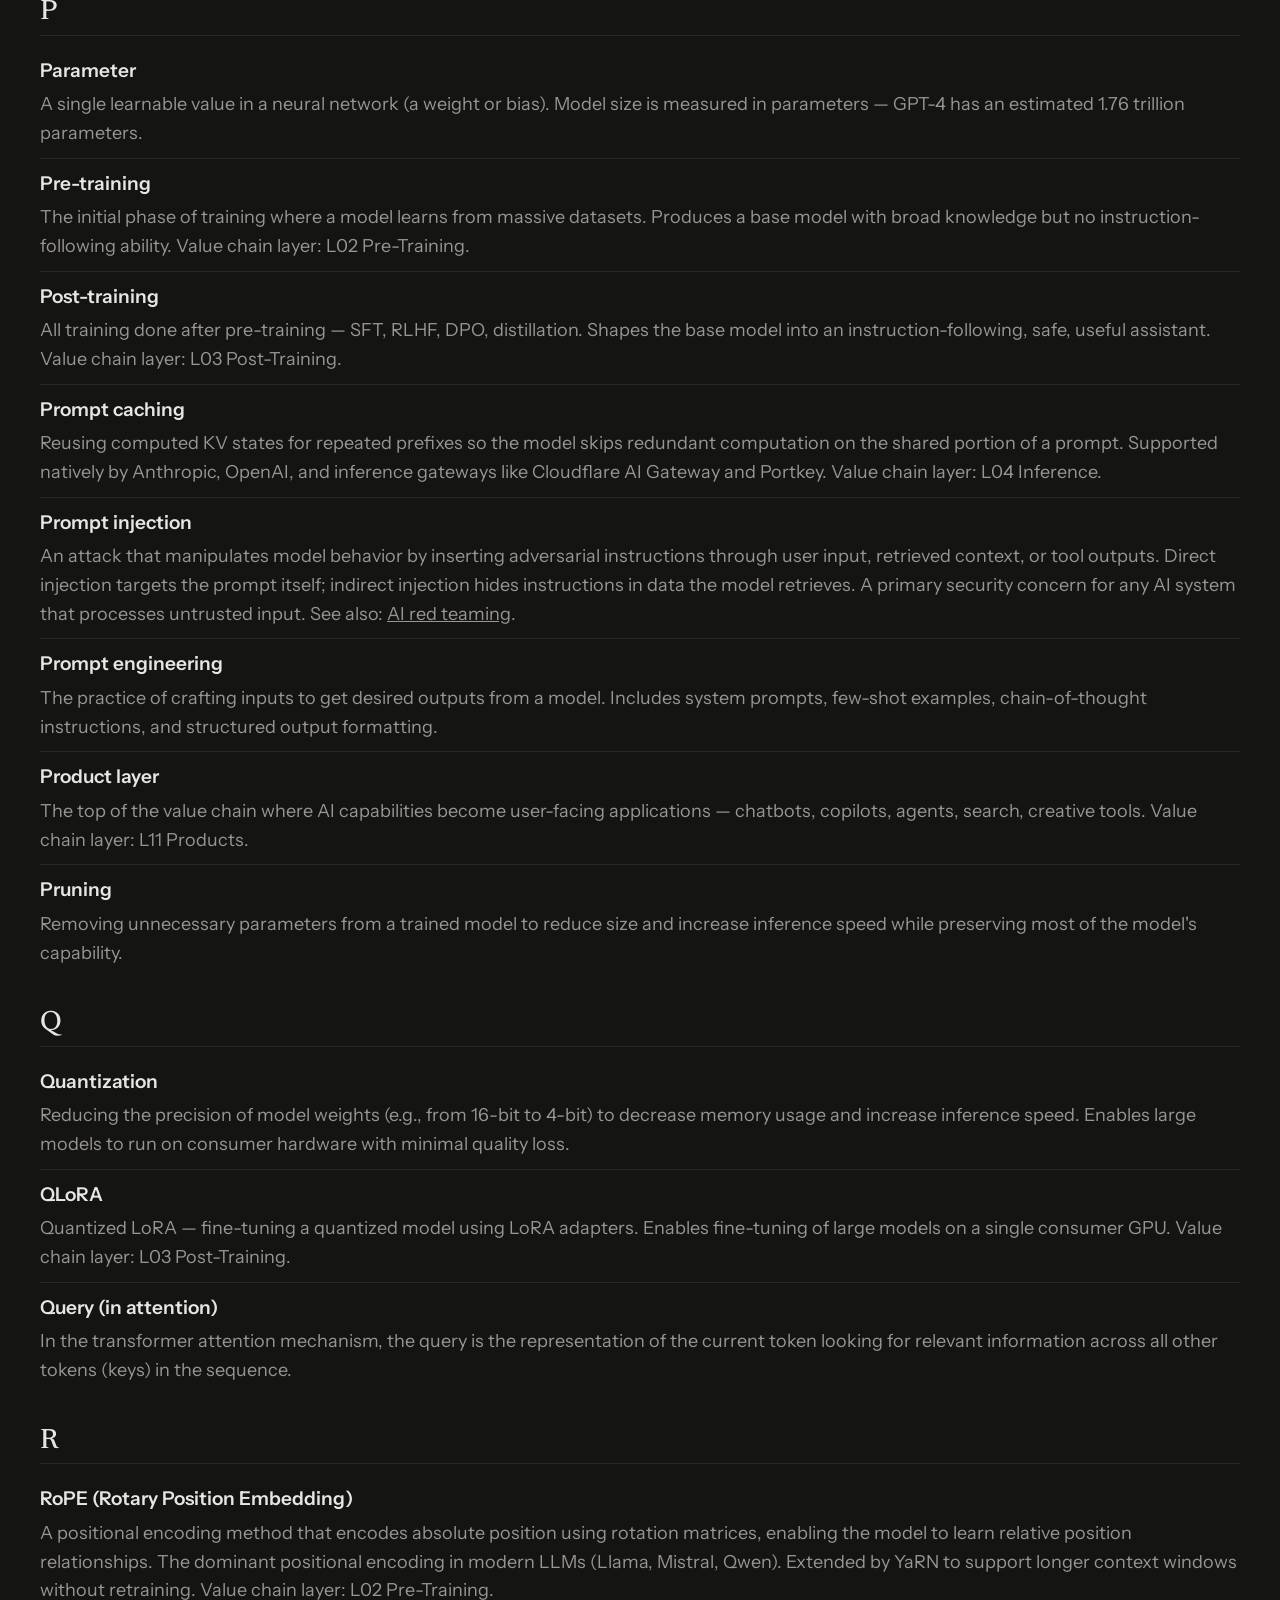
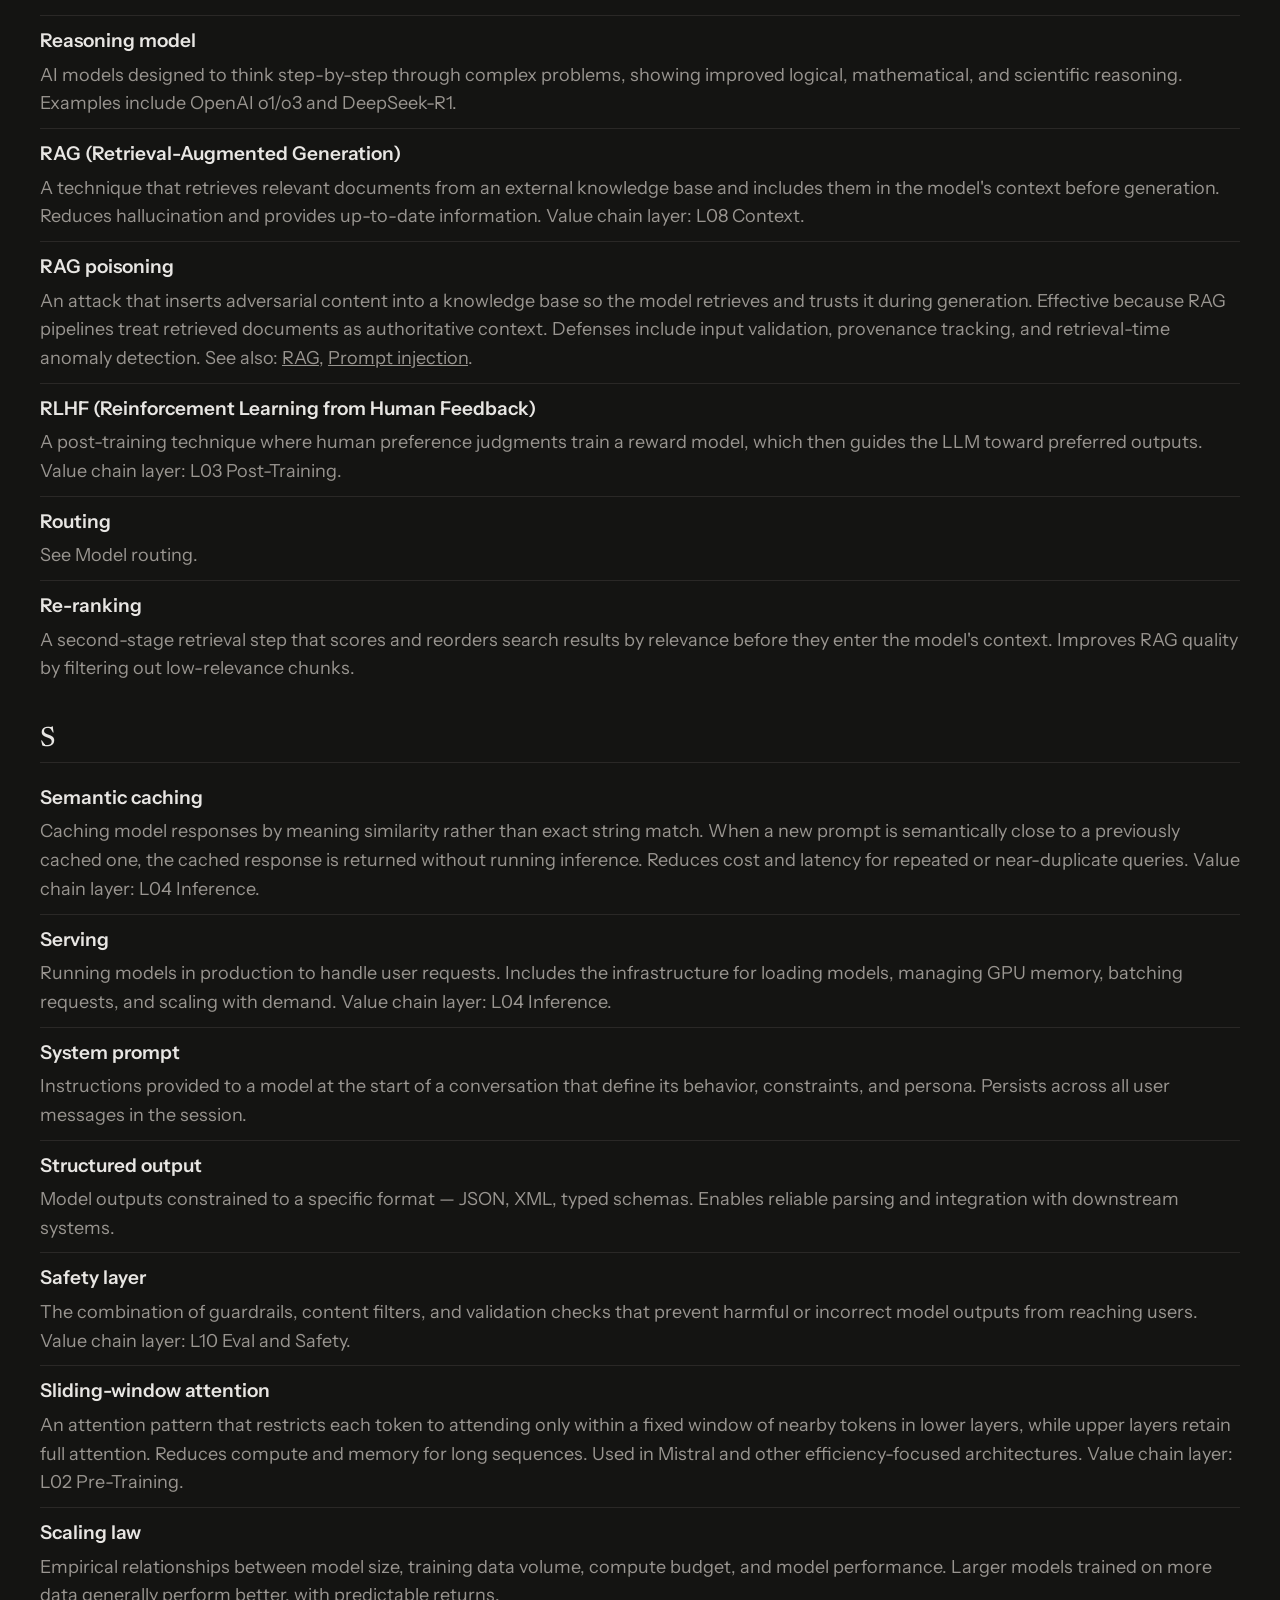
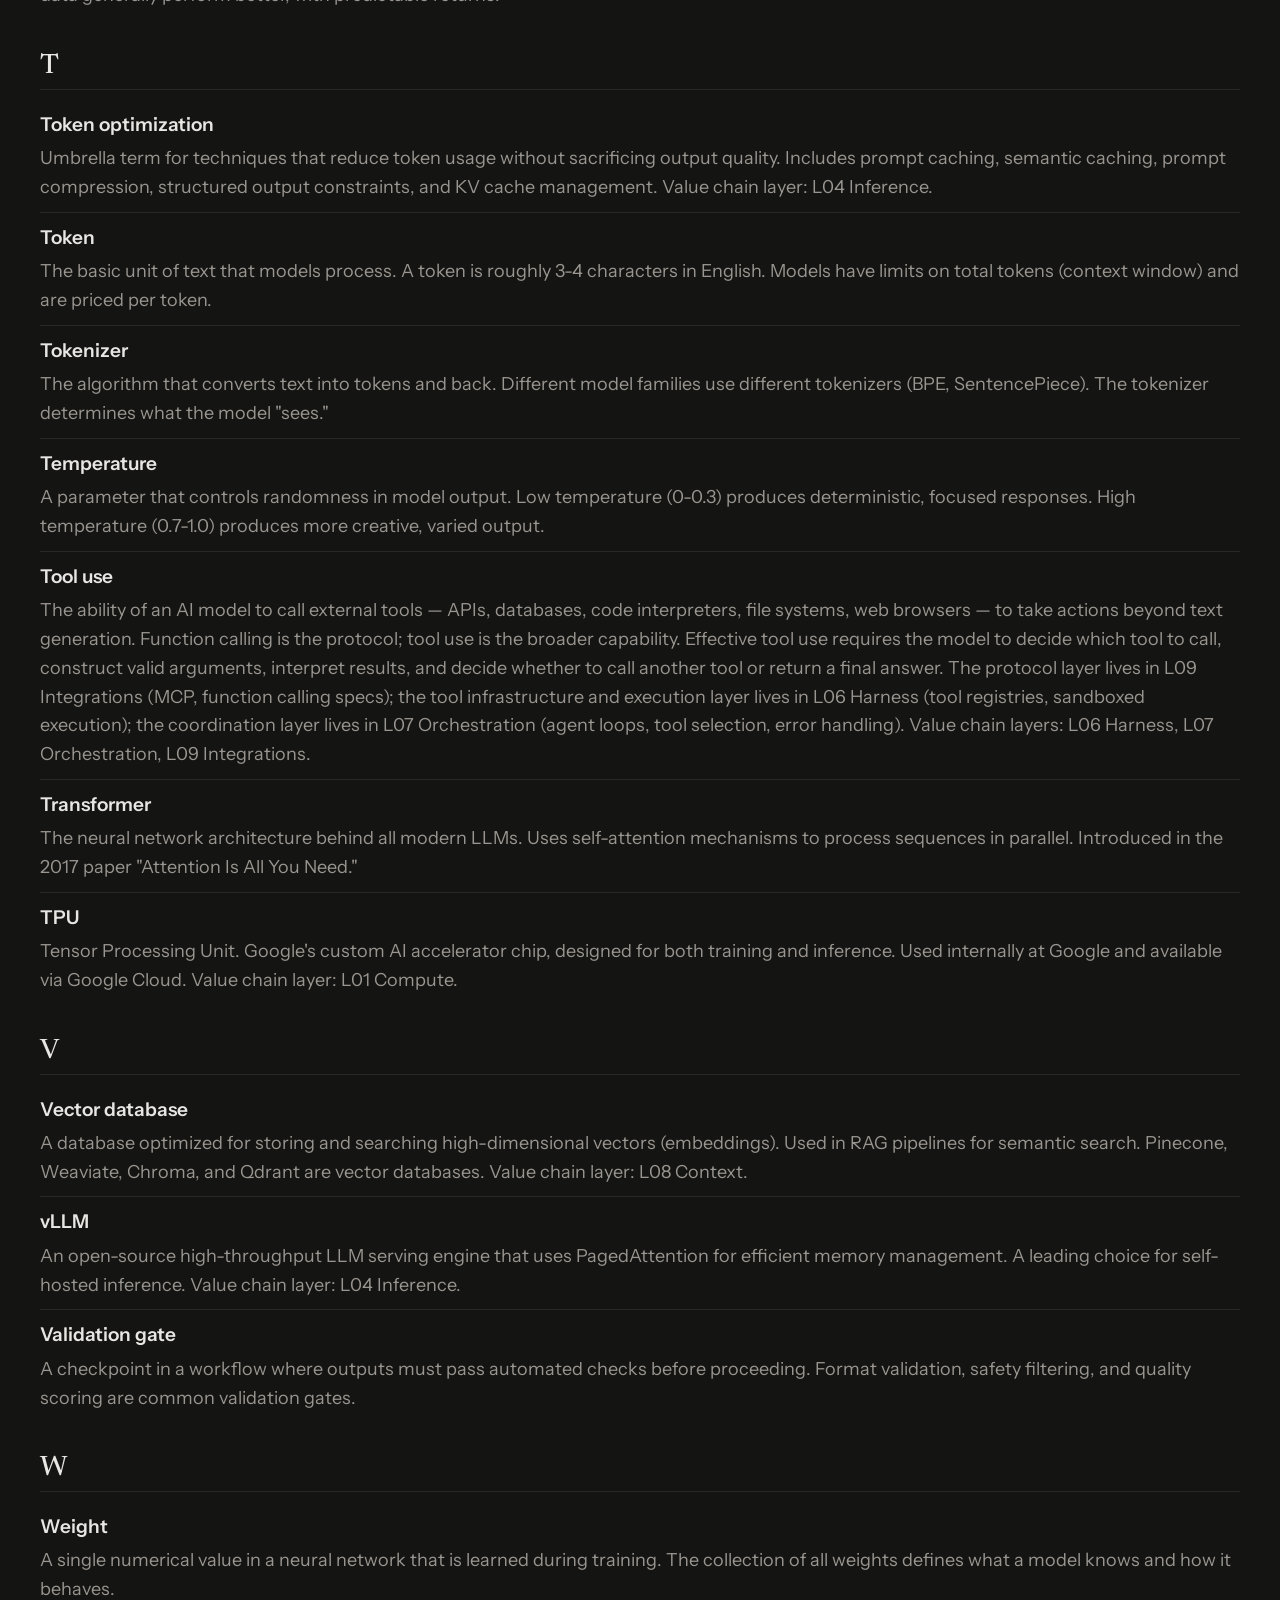
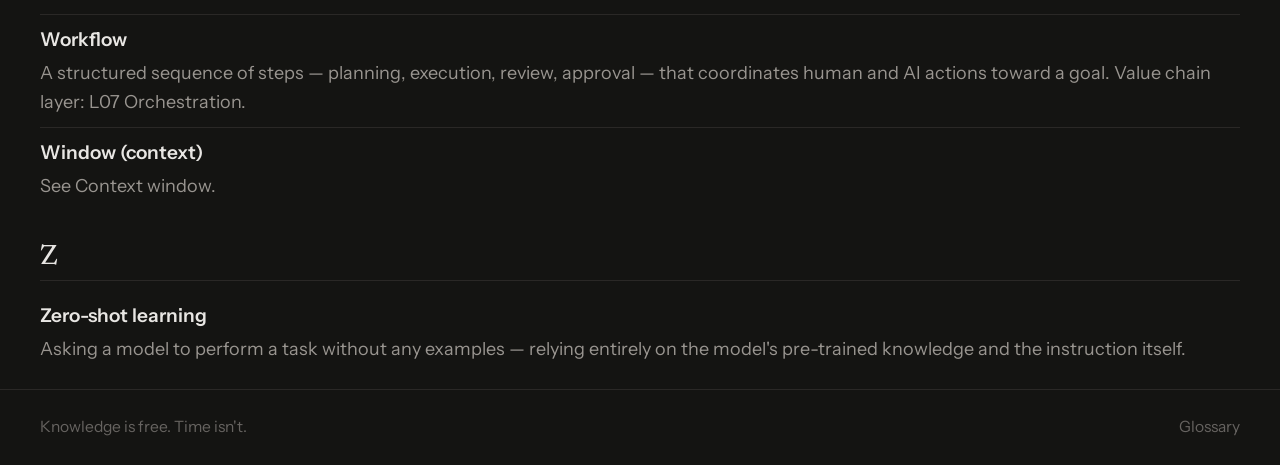
<file: glossary/index.html>
<!doctype html>
<html lang="en">
  <head>
    <meta charset="UTF-8" />
    <meta name="viewport" content="width=device-width, initial-scale=1.0" />
    <title>Glossary — ctx</title>
    <link rel="preconnect" href="https://fonts.googleapis.com" />
    <link rel="preconnect" href="https://fonts.gstatic.com" crossorigin />
    <link href="https://fonts.googleapis.com/css2?family=Instrument+Sans:wght@400;500;600;700&family=Newsreader:ital,wght@0,400;0,500;1,400&display=swap" rel="stylesheet" />
    <link rel="stylesheet" href="/styles.css" />
    <link rel="icon" href="/favicon.svg" type="image/svg+xml" />
    <meta name="apple-mobile-web-app-title" content="ctx" />
    <link rel="canonical" href="https://ctx.earth/glossary" />
  </head>
  <body class="subpage">
    <header class="site-header">
      <a class="brand" href="/">ctx</a>
      <div class="header-actions">
        <button class="nav-toggle" type="button" aria-expanded="false" aria-controls="site-nav" aria-label="Open navigation">
          <span>Menu</span>
        </button>
        <nav id="site-nav" class="top-nav">
          <a class="nav-link" href="/thesis">Thesis</a>
          <a class="nav-link" href="/learn">Learn</a>
        </nav>
        <a class="repo-link" href="https://github.com/oxnr/ctx" target="_blank" rel="noreferrer" aria-label="View ctx on GitHub" title="View source on GitHub">
          <svg viewBox="0 0 16 16" aria-hidden="true">
            <path d="M8 0C3.58 0 0 3.58 0 8c0 3.54 2.29 6.53 5.47 7.59.4.07.55-.17.55-.38 0-.19-.01-.82-.01-1.49-2.01.37-2.53-.49-2.69-.94-.09-.23-.48-.94-.82-1.13-.28-.15-.68-.52-.01-.53.63-.01 1.08.58 1.23.82.72 1.21 1.87.87 2.33.66.07-.52.28-.87.51-1.07-1.78-.2-3.64-.89-3.64-3.95 0-.87.31-1.59.82-2.15-.08-.2-.36-1.01.08-2.1 0 0 .67-.21 2.2.82a7.56 7.56 0 0 1 4 0c1.53-1.04 2.2-.82 2.2-.82.44 1.09.16 1.9.08 2.1.51.56.82 1.27.82 2.15 0 3.07-1.87 3.75-3.65 3.95.29.25.54.73.54 1.48 0 1.07-.01 1.93-.01 2.2 0 .21.15.46.55.38A8.01 8.01 0 0 0 16 8c0-4.42-3.58-8-8-8Z" />
          </svg>
        </a>
      </div>
    </header>
    <main>
      <section class="hero section" data-reveal>
        <p class="hero-kicker">Glossary</p>
        <h1>AI terms, defined.</h1>
        <p class="hero-subtitle">Plain-language definitions for the terminology used across ctx and the broader AI ecosystem.</p>
      </section>

      <section class="section section-compact" data-reveal>
        <div class="glossary__search">
          <input class="glossary__input" type="text" placeholder="Filter terms..." aria-label="Filter glossary terms" id="glossary-filter" />
        </div>

        <div class="glossary">

          <h2 class="glossary__letter" id="letter-A">A</h2>
          <dl class="glossary__list">
            <div class="glossary__entry">
              <dt id="agent">Agent</dt>
              <dd>A system that uses an LLM to plan, take actions, observe results, and iterate toward a goal. Agents combine a control loop with tool use, memory, and safety checks to complete multi-step tasks autonomously or with human oversight. See also: <a href="/#vc-orchestration">L07 Orchestration</a>.</dd>
            </div>
            <div class="glossary__entry">
              <dt id="ai-fluency">AI Fluency</dt>
              <dd>The ability to work with AI systems effectively, efficiently, ethically, and safely. Goes beyond knowing how to prompt — includes understanding model capabilities, limitations, appropriate use cases, and responsible deployment.</dd>
            </div>
            <div class="glossary__entry">
              <dt id="alignment">Alignment</dt>
              <dd>The practice of making AI systems behave according to human intentions and values. Includes techniques like RLHF and constitutional AI applied during post-training.</dd>
            </div>
            <div class="glossary__entry">
              <dt id="ai-red-teaming">AI red teaming</dt>
              <dd>Adversarial testing of AI systems using autonomous AI agents that reason iteratively about novel attack surfaces — RAG poisoning, prompt extraction, vector store exfiltration — rather than matching known vulnerability signatures. Value chain layer: L10 Eval and Safety.</dd>
            </div>
            <div class="glossary__entry">
              <dt id="api-gateway">API gateway</dt>
              <dd>A proxy layer that sits between applications and AI providers. Handles routing, rate limiting, caching, and fallback logic. Value chain layer: L05 Routing.</dd>
            </div>
            <div class="glossary__entry">
              <dt id="attention">Attention</dt>
              <dd>The mechanism in transformer models that lets each token consider every other token in the input. Self-attention is what gives LLMs their ability to understand context across long sequences.</dd>
            </div>
            <div class="glossary__entry">
              <dt id="autoregressive-model">Autoregressive model</dt>
              <dd>A model that generates output one token at a time, where each new token depends on all previously generated tokens. GPT, Claude, and Llama are all autoregressive.</dd>
            </div>
            <div class="glossary__entry">
              <dt id="automation-augmentation-agency">Automation / Augmentation / Agency</dt>
              <dd>Three modes of human-AI interaction. Automation: AI executes instructions with minimal oversight. Augmentation: human and AI collaborate, with the human making final decisions. Agency: AI works independently within configured boundaries, escalating when uncertain.</dd>
            </div>
          </dl>

          <h2 class="glossary__letter" id="letter-B">B</h2>
          <dl class="glossary__list">
            <div class="glossary__entry">
              <dt id="batch-processing">Batch processing</dt>
              <dd>Running multiple inference requests together to maximize GPU utilization. Continuous batching dynamically adds new requests to an active batch without waiting for all current requests to finish.</dd>
            </div>
            <div class="glossary__entry">
              <dt id="bitnet">BitNet</dt>
              <dd>A class of 1-bit language models where weights are quantized to {-1, 0, 1} during training rather than post-hoc. Uses ~78% less memory than 16-bit models, enabling billion-parameter inference and LoRA fine-tuning on consumer GPUs and smartphones. Developed by Microsoft Research, with cross-platform implementations by Tether's QVAC framework. Value chain layers: L02 Pre-Training, L04 Inference.</dd>
            </div>
            <div class="glossary__entry">
              <dt id="benchmarking">Benchmarking</dt>
              <dd>Standardized evaluation of model performance on specific tasks. Common benchmarks include MMLU, HumanEval, MATH, and arena-style human preference rankings. In a post-training workflow, benchmarking confirms that a fine-tuned model improves on the target task without regressing on general capability. Value chain layer: L03 Post-Training, L10 Eval and Safety.</dd>
            </div>
            <div class="glossary__entry">
              <dt id="bias-ai">Bias (AI)</dt>
              <dd>Systematic patterns in AI outputs that unfairly favor or disadvantage certain groups, often reflecting biases present in training data, labeling decisions, or evaluation criteria.</dd>
            </div>
            <div class="glossary__entry">
              <dt id="bert">BERT</dt>
              <dd>Bidirectional Encoder Representations from Transformers. An encoder-only model architecture used primarily for embeddings, classification, and search — not text generation.</dd>
            </div>
          </dl>

          <h2 class="glossary__letter" id="letter-C">C</h2>
          <dl class="glossary__list">
            <div class="glossary__entry">
              <dt id="chain-of-thought">Chain-of-thought</dt>
              <dd>A prompting technique where the model is asked to show its reasoning step by step before giving a final answer. Improves accuracy on complex reasoning tasks.</dd>
            </div>
            <div class="glossary__entry">
              <dt id="chunking">Chunking</dt>
              <dd>Splitting documents into smaller pieces for embedding and retrieval. Chunk size, overlap, and boundary strategy directly affect RAG quality. Value chain layer: L08 Context.</dd>
            </div>
            <div class="glossary__entry">
              <dt id="citation-grounding">Citation grounding</dt>
              <dd>Attaching specific source passages to each claim in an AI-generated response so users can verify accuracy. Turns opaque summaries into auditable, traceable answers. NotebookLM's core mechanism. See also: <a href="#grounding">Grounding</a>, <a href="#rag">RAG</a>.</dd>
            </div>
            <div class="glossary__entry">
              <dt id="claude">Claude</dt>
              <dd>Anthropic's family of AI models (Opus, Sonnet, Haiku). Known for long context windows, strong instruction following, and tool use capabilities.</dd>
            </div>
            <div class="glossary__entry">
              <dt id="completion">Completion</dt>
              <dd>The text generated by a model in response to a prompt. Also called a response or generation.</dd>
            </div>
            <div class="glossary__entry">
              <dt id="context-window">Context window</dt>
              <dd>The maximum number of tokens a model can process in a single request, including both input and output. Ranges from 4K tokens to 2M+ tokens depending on the model.</dd>
            </div>
            <div class="glossary__entry">
              <dt id="context-engineering">Context engineering</dt>
              <dd>The discipline of designing what information enters the context window, how it is structured, and when it is refreshed. Value chain layer: L08 Context.</dd>
            </div>
            <div class="glossary__entry">
              <dt id="context-injection">Context injection</dt>
              <dd>Retrieving external knowledge — documentation, search results, database records, or memory — and inserting it into a model's prompt at query time. Reduces hallucination by grounding responses in current, authoritative sources rather than relying solely on training data. RAG is the most common form. Value chain layer: L08 Context.</dd>
            </div>
            <div class="glossary__entry">
              <dt id="copilot">Copilot</dt>
              <dd>An AI assistant embedded in an existing workflow — typically an IDE, editor, or productivity tool. The AI suggests, the human accepts or rejects. Value chain layer: L11 Products.</dd>
            </div>
            <div class="glossary__entry">
              <dt id="cuda">CUDA</dt>
              <dd>NVIDIA's parallel computing platform. The dominant software ecosystem for GPU-accelerated AI workloads. Most training and inference frameworks depend on CUDA.</dd>
            </div>
          </dl>

          <h2 class="glossary__letter" id="letter-D">D</h2>
          <dl class="glossary__list">
            <div class="glossary__entry">
              <dt id="diffusion-model">Diffusion model</dt>
              <dd>A generative model that creates images, video, or audio by starting from noise and iteratively removing it. Stable Diffusion, DALL-E 3, and Midjourney use diffusion-based architectures.</dd>
            </div>
            <div class="glossary__entry">
              <dt id="distillation">Distillation</dt>
              <dd>Training a smaller model to replicate the behavior of a larger model. Produces cheaper, faster models that retain most of the teacher model's capability. Value chain layer: L03 Post-Training.</dd>
            </div>
            <div class="glossary__entry">
              <dt id="dpo">DPO (Direct Preference Optimization)</dt>
              <dd>A post-training technique that aligns models with human preferences without needing a separate reward model. Simpler alternative to RLHF.</dd>
            </div>
          </dl>

          <h2 class="glossary__letter" id="letter-E">E</h2>
          <dl class="glossary__list">
            <div class="glossary__entry">
              <dt id="embedding">Embedding</dt>
              <dd>A numerical vector representation of text, images, or other data. Embeddings capture semantic meaning — similar concepts have similar vectors. Used for search, RAG, and classification.</dd>
            </div>
            <div class="glossary__entry">
              <dt id="eval">Eval (evaluation)</dt>
              <dd>Systematic testing of AI system outputs against defined criteria. Includes golden test sets, scoring rubrics, and regression testing. Value chain layer: L10 Eval and Safety.</dd>
            </div>
            <div class="glossary__entry">
              <dt id="edge-inference">Edge inference</dt>
              <dd>Running models on local devices (phones, laptops, edge servers) rather than cloud APIs. Offers lower latency and data privacy at the cost of model size constraints.</dd>
            </div>
            <div class="glossary__entry">
              <dt id="encoder-decoder">Encoder-decoder</dt>
              <dd>A model architecture with two parts — an encoder that processes input and a decoder that generates output. T5 and BART are encoder-decoder models. Most modern LLMs are decoder-only.</dd>
            </div>
          </dl>

          <h2 class="glossary__letter" id="letter-F">F</h2>
          <dl class="glossary__list">
            <div class="glossary__entry">
              <dt id="few-shot-learning">Few-shot learning</dt>
              <dd>Providing a model with a small number of examples in the prompt to demonstrate the desired task format and behavior. No model weight changes — it is purely in-context.</dd>
            </div>
            <div class="glossary__entry">
              <dt id="fine-tuning">Fine-tuning</dt>
              <dd>Continuing the training of a pre-trained model on a specific dataset to adapt it for a particular task or domain. Value chain layer: L03 Post-Training.</dd>
            </div>
            <div class="glossary__entry">
              <dt id="formal-verification">Formal verification</dt>
              <dd>Using mathematical proof to guarantee that code or a system satisfies its specification. Unlike testing, which samples behavior, a formal proof covers all possible inputs. Theorem provers like Lean 4 and verification-aware languages like Dafny check proofs mechanically. LLMs are changing the economics by drafting proofs that proof checkers accept or reject. Value chain layer: L10 Eval and Safety.</dd>
            </div>
            <div class="glossary__entry">
              <dt id="foundation-model">Foundation model</dt>
              <dd>A large model trained on broad data that can be adapted to many downstream tasks. GPT-4, Claude, Llama, and Gemini are foundation models.</dd>
            </div>
            <div class="glossary__entry">
              <dt id="function-calling">Function calling</dt>
              <dd>A model capability where the model outputs structured JSON to invoke external functions or tools, rather than generating free-form text. The protocol side of tool use — how models express intent to act. See also: <a href="#tool-use">Tool use</a>.</dd>
            </div>
          </dl>

          <h2 class="glossary__letter" id="letter-G">G</h2>
          <dl class="glossary__list">
            <div class="glossary__entry">
              <dt id="gpu">GPU</dt>
              <dd>Graphics Processing Unit. The primary hardware for AI training and inference due to its massive parallelism. NVIDIA dominates with the H100 and B200 series. Value chain layer: L01 Compute.</dd>
            </div>
            <div class="glossary__entry">
              <dt id="guardrails">Guardrails</dt>
              <dd>Runtime safety checks that validate model outputs before they reach users. Can filter harmful content, enforce format constraints, or apply business logic. Value chain layer: L10 Eval and Safety.</dd>
            </div>
            <div class="glossary__entry">
              <dt id="gqa">GQA (Grouped-Query Attention)</dt>
              <dd>An attention variant that shares key-value heads across groups of query heads, reducing KV cache size and accelerating inference with minimal quality loss. Used in Llama 3, Mistral, and most modern open-weight models. Sits between full multi-head attention (MHA) and multi-query attention (MQA) on the efficiency–quality spectrum. Value chain layer: L02 Pre-Training.</dd>
            </div>
            <div class="glossary__entry">
              <dt id="grounding">Grounding</dt>
              <dd>Connecting model outputs to verifiable sources of truth. A grounded response cites specific documents, data, or evidence rather than relying solely on the model's training.</dd>
            </div>
            <div class="glossary__entry">
              <dt id="gguf">GGUF</dt>
              <dd>A file format for quantized models used by llama.cpp. Stores model weights in compressed formats (Q4, Q5, Q8) that run on consumer hardware.</dd>
            </div>
          </dl>

          <h2 class="glossary__letter" id="letter-H">H</h2>
          <dl class="glossary__list">
            <div class="glossary__entry">
              <dt id="hallucination">Hallucination</dt>
              <dd>When a model generates confident but factually incorrect information. A fundamental challenge with autoregressive models that produce statistically plausible text regardless of truth.</dd>
            </div>
            <div class="glossary__entry">
              <dt id="harness">Harness</dt>
              <dd>Everything that is NOT the model — the runtime infrastructure that makes a single agent effective. Includes execution environments (sandboxes), state and continuity (crash recovery, session bridging), tool infrastructure (MCP, code execution), verification loops (write-test-fix), context management (compaction, progressive disclosure), and constraints (linters, structural tests). Agent = Model + Harness. The model is a commodity; the harness is the durable asset. Value chain layer: <a href="/#vc-harness">L06 Harness</a>.</dd>
            </div>
            <div class="glossary__entry">
              <dt id="harness-engineering">Harness engineering</dt>
              <dd>The discipline of designing, building, and maintaining agent harnesses — the runtime infrastructure that turns a model API call into a functioning agent. Distinct from prompt engineering (single interaction), context engineering (context window), and agent engineering (internal agent design). Catalyzed by OpenAI's Codex team building a 1M-line codebase with 3 engineers using only agents, proving the bottleneck is infrastructure, not model intelligence. Key insight: better models amplify the need for better harnesses. Value chain layer: <a href="/#vc-harness">L06 Harness</a>.</dd>
            </div>
            <div class="glossary__entry">
              <dt id="hitl">HITL (human-in-the-loop)</dt>
              <dd>A workflow design where human judgment is required at specific decision points. Used for high-stakes actions, quality review, and safety-critical outputs.</dd>
            </div>
            <div class="glossary__entry">
              <dt id="human-oversight-spectrum">Human oversight spectrum</dt>
              <dd>The range of human involvement in AI workflows. Human-in-the-loop: human approves every significant action. Human-on-the-loop: agent executes, human monitors and can intervene. Bounded autonomy: agent acts within pre-defined boundaries, escalates edge cases. The right position depends on reversibility, stakes, and confidence. Value chain layer: L07 Orchestration.</dd>
            </div>
            <div class="glossary__entry">
              <dt id="hyperparameter">Hyperparameter</dt>
              <dd>A configuration value set before training that affects how the model learns — learning rate, batch size, number of training steps, temperature. Not learned from data.</dd>
            </div>
          </dl>

          <h2 class="glossary__letter" id="letter-I">I</h2>
          <dl class="glossary__list">
            <div class="glossary__entry">
              <dt id="inference">Inference</dt>
              <dd>The process of running a trained model to generate outputs. The primary cost driver for AI applications in production. Value chain layer: L04 Inference.</dd>
            </div>
            <div class="glossary__entry">
              <dt id="in-context-learning">In-context learning</dt>
              <dd>A model's ability to perform new tasks based on examples and instructions provided in the prompt, without any weight updates. The basis for few-shot and zero-shot prompting.</dd>
            </div>
            <div class="glossary__entry">
              <dt id="instruction-tuning">Instruction tuning</dt>
              <dd>A form of fine-tuning where a model is trained on instruction-response pairs to follow human directions. What makes a base model into a chat model.</dd>
            </div>
          </dl>

          <h2 class="glossary__letter" id="letter-J">J</h2>
          <dl class="glossary__list">
            <div class="glossary__entry">
              <dt id="json-mode">JSON mode</dt>
              <dd>A model output setting that constrains generation to valid JSON. Supported by OpenAI, Anthropic, and most inference providers. Essential for structured tool use and API integration.</dd>
            </div>
          </dl>

          <h2 class="glossary__letter" id="letter-K">K</h2>
          <dl class="glossary__list">
            <div class="glossary__entry">
              <dt id="knowledge-cutoff">Knowledge cutoff</dt>
              <dd>The date after which a model has no built-in knowledge, determined by the recency of its training data. Information after this date requires retrieval augmentation or tool use.</dd>
            </div>
            <div class="glossary__entry">
              <dt id="knowledge-graph">Knowledge graph</dt>
              <dd>A structured representation of entities and their relationships. Used to provide factual context to models and reduce hallucination.</dd>
            </div>
            <div class="glossary__entry">
              <dt id="kv-cache">KV cache</dt>
              <dd>Key-Value cache. During inference, the model caches computed attention keys and values so they don't need to be recomputed for each new token. Critical for fast autoregressive generation.</dd>
            </div>
          </dl>

          <h2 class="glossary__letter" id="letter-L">L</h2>
          <dl class="glossary__list">
            <div class="glossary__entry">
              <dt id="lora">LoRA (Low-Rank Adaptation)</dt>
              <dd>A parameter-efficient fine-tuning technique that trains small adapter matrices instead of modifying all model weights. Drastically reduces memory and compute requirements for fine-tuning. Value chain layer: L03 Post-Training.</dd>
            </div>
            <div class="glossary__entry">
              <dt id="llm">LLM (Large Language Model)</dt>
              <dd>A neural network with billions of parameters trained on text data to generate and understand language. The core technology behind modern AI assistants and tools.</dd>
            </div>
            <div class="glossary__entry">
              <dt id="latency">Latency</dt>
              <dd>The time between sending a request and receiving the first token of the response (time to first token, TTFT) or the complete response. A key metric for user-facing AI applications.</dd>
            </div>
            <div class="glossary__entry">
              <dt id="local-first">Local-first</dt>
              <dd>A design philosophy that keeps data and computation on local infrastructure by default, using cloud services as an option rather than a dependency.</dd>
            </div>
          </dl>

          <h2 class="glossary__letter" id="letter-M">M</h2>
          <dl class="glossary__list">
            <div class="glossary__entry">
              <dt id="mcp">MCP (Model Context Protocol)</dt>
              <dd>An open standard for connecting AI models to external tools and data sources. Defines how models discover, authenticate with, and call tools through a standardized interface. Value chain layer: L09 Integrations.</dd>
            </div>
            <div class="glossary__entry">
              <dt id="mixture-of-experts">Mixture of experts (MoE)</dt>
              <dd>A model architecture where only a subset of parameters is active for each input. Routes tokens to specialized "expert" sub-networks, allowing larger total model size without proportional compute cost. Mixtral and DeepSeek V3 use MoE.</dd>
            </div>
            <div class="glossary__entry">
              <dt id="mla">MLA (Multi-Head Latent Attention)</dt>
              <dd>An attention mechanism that compresses key-value representations into a low-rank latent space, dramatically reducing KV cache memory during inference. Introduced by DeepSeek-V2 and used in DeepSeek-V3. Achieves similar quality to standard multi-head attention at a fraction of the memory cost. Value chain layer: L02 Pre-Training.</dd>
            </div>
            <div class="glossary__entry">
              <dt id="multi-token-prediction">Multi-token prediction</dt>
              <dd>A training objective where the model predicts several future tokens simultaneously rather than just the next one. Improves training efficiency and can accelerate inference via speculative decoding. Used in Meta's Llama training and other modern architectures. Value chain layer: L02 Pre-Training.</dd>
            </div>
            <div class="glossary__entry">
              <dt id="multimodal">Multimodal</dt>
              <dd>A model or system that processes multiple input types — text, images, audio, video. GPT-4V, Gemini, and Claude 3+ are multimodal models.</dd>
            </div>
            <div class="glossary__entry">
              <dt id="model-routing">Model routing</dt>
              <dd>The practice of directing inference requests to different models based on task type, cost, quality requirements, or provider availability. Value chain layer: L05 Routing.</dd>
            </div>
          </dl>

          <h2 class="glossary__letter" id="letter-N">N</h2>
          <dl class="glossary__list">
            <div class="glossary__entry">
              <dt id="neural-network">Neural network</dt>
              <dd>A computational model inspired by biological neurons. Composed of layers of connected nodes that learn patterns from data through training.</dd>
            </div>
            <div class="glossary__entry">
              <dt id="nvidia-nim">NVIDIA NIM</dt>
              <dd>NVIDIA's inference microservice platform for deploying optimized AI models. Packages models as containerized services with GPU acceleration.</dd>
            </div>
          </dl>

          <h2 class="glossary__letter" id="letter-O">O</h2>
          <dl class="glossary__list">
            <div class="glossary__entry">
              <dt id="observability">Observability</dt>
              <dd>Monitoring and tracing AI system behavior in production — request logs, latency metrics, cost tracking, error rates, and quality scores. Value chain layer: L10 Eval and Safety.</dd>
            </div>
            <div class="glossary__entry">
              <dt id="ollama">Ollama</dt>
              <dd>An open-source tool for running LLMs locally. Provides a simple CLI and API for downloading and serving models on consumer hardware. Value chain layer: L04 Inference.</dd>
            </div>
            <div class="glossary__entry">
              <dt id="open-source-vs-open-weight">Open-source vs open-weight</dt>
              <dd>Open-source AI means the full training code, data, and weights are available. Open-weight means only the trained model weights are released — you can run the model but cannot reproduce the training.</dd>
            </div>
            <div class="glossary__entry">
              <dt id="orchestration">Orchestration</dt>
              <dd>Coordinating multiple agents and multi-step workflows — delegation, handoffs, human oversight gates, and structured pipelines. Distinct from harness engineering (L06), which makes a single agent effective. Orchestration assumes capable agents exist and focuses on how they work together. Value chain layer: <a href="/#vc-orchestration">L07 Orchestration</a>. See also: <a href="#harness">Harness</a>.</dd>
            </div>
            <div class="glossary__entry">
              <dt id="overfitting">Overfitting</dt>
              <dd>When a model memorizes training data patterns too specifically and performs poorly on new inputs. A common risk during fine-tuning, mitigated by regularization and validation.</dd>
            </div>
          </dl>

          <h2 class="glossary__letter" id="letter-P">P</h2>
          <dl class="glossary__list">
            <div class="glossary__entry">
              <dt id="parameter">Parameter</dt>
              <dd>A single learnable value in a neural network (a weight or bias). Model size is measured in parameters — GPT-4 has an estimated 1.76 trillion parameters.</dd>
            </div>
            <div class="glossary__entry">
              <dt id="pre-training">Pre-training</dt>
              <dd>The initial phase of training where a model learns from massive datasets. Produces a base model with broad knowledge but no instruction-following ability. Value chain layer: L02 Pre-Training.</dd>
            </div>
            <div class="glossary__entry">
              <dt id="post-training">Post-training</dt>
              <dd>All training done after pre-training — SFT, RLHF, DPO, distillation. Shapes the base model into an instruction-following, safe, useful assistant. Value chain layer: L03 Post-Training.</dd>
            </div>
            <div class="glossary__entry">
              <dt id="prompt-caching">Prompt caching</dt>
              <dd>Reusing computed KV states for repeated prefixes so the model skips redundant computation on the shared portion of a prompt. Supported natively by Anthropic, OpenAI, and inference gateways like Cloudflare AI Gateway and Portkey. Value chain layer: L04 Inference.</dd>
            </div>
            <div class="glossary__entry">
              <dt id="prompt-injection">Prompt injection</dt>
              <dd>An attack that manipulates model behavior by inserting adversarial instructions through user input, retrieved context, or tool outputs. Direct injection targets the prompt itself; indirect injection hides instructions in data the model retrieves. A primary security concern for any AI system that processes untrusted input. See also: <a href="#ai-red-teaming">AI red teaming</a>.</dd>
            </div>
            <div class="glossary__entry">
              <dt id="prompt-engineering">Prompt engineering</dt>
              <dd>The practice of crafting inputs to get desired outputs from a model. Includes system prompts, few-shot examples, chain-of-thought instructions, and structured output formatting.</dd>
            </div>
            <div class="glossary__entry">
              <dt id="product-layer">Product layer</dt>
              <dd>The top of the value chain where AI capabilities become user-facing applications — chatbots, copilots, agents, search, creative tools. Value chain layer: L11 Products.</dd>
            </div>
            <div class="glossary__entry">
              <dt id="pruning">Pruning</dt>
              <dd>Removing unnecessary parameters from a trained model to reduce size and increase inference speed while preserving most of the model's capability.</dd>
            </div>
          </dl>

          <h2 class="glossary__letter" id="letter-Q">Q</h2>
          <dl class="glossary__list">
            <div class="glossary__entry">
              <dt id="quantization">Quantization</dt>
              <dd>Reducing the precision of model weights (e.g., from 16-bit to 4-bit) to decrease memory usage and increase inference speed. Enables large models to run on consumer hardware with minimal quality loss.</dd>
            </div>
            <div class="glossary__entry">
              <dt id="qlora">QLoRA</dt>
              <dd>Quantized LoRA — fine-tuning a quantized model using LoRA adapters. Enables fine-tuning of large models on a single consumer GPU. Value chain layer: L03 Post-Training.</dd>
            </div>
            <div class="glossary__entry">
              <dt id="query">Query (in attention)</dt>
              <dd>In the transformer attention mechanism, the query is the representation of the current token looking for relevant information across all other tokens (keys) in the sequence.</dd>
            </div>
          </dl>

          <h2 class="glossary__letter" id="letter-R">R</h2>
          <dl class="glossary__list">
            <div class="glossary__entry">
              <dt id="rope">RoPE (Rotary Position Embedding)</dt>
              <dd>A positional encoding method that encodes absolute position using rotation matrices, enabling the model to learn relative position relationships. The dominant positional encoding in modern LLMs (Llama, Mistral, Qwen). Extended by YaRN to support longer context windows without retraining. Value chain layer: L02 Pre-Training.</dd>
            </div>
            <div class="glossary__entry">
              <dt id="reasoning-model">Reasoning model</dt>
              <dd>AI models designed to think step-by-step through complex problems, showing improved logical, mathematical, and scientific reasoning. Examples include OpenAI o1/o3 and DeepSeek-R1.</dd>
            </div>
            <div class="glossary__entry">
              <dt id="rag">RAG (Retrieval-Augmented Generation)</dt>
              <dd>A technique that retrieves relevant documents from an external knowledge base and includes them in the model's context before generation. Reduces hallucination and provides up-to-date information. Value chain layer: L08 Context.</dd>
            </div>
            <div class="glossary__entry">
              <dt id="rag-poisoning">RAG poisoning</dt>
              <dd>An attack that inserts adversarial content into a knowledge base so the model retrieves and trusts it during generation. Effective because RAG pipelines treat retrieved documents as authoritative context. Defenses include input validation, provenance tracking, and retrieval-time anomaly detection. See also: <a href="#rag">RAG</a>, <a href="#prompt-injection">Prompt injection</a>.</dd>
            </div>
            <div class="glossary__entry">
              <dt id="rlhf">RLHF (Reinforcement Learning from Human Feedback)</dt>
              <dd>A post-training technique where human preference judgments train a reward model, which then guides the LLM toward preferred outputs. Value chain layer: L03 Post-Training.</dd>
            </div>
            <div class="glossary__entry">
              <dt id="routing">Routing</dt>
              <dd>See Model routing.</dd>
            </div>
            <div class="glossary__entry">
              <dt id="re-ranking">Re-ranking</dt>
              <dd>A second-stage retrieval step that scores and reorders search results by relevance before they enter the model's context. Improves RAG quality by filtering out low-relevance chunks.</dd>
            </div>
          </dl>

          <h2 class="glossary__letter" id="letter-S">S</h2>
          <dl class="glossary__list">
            <div class="glossary__entry">
              <dt id="semantic-caching">Semantic caching</dt>
              <dd>Caching model responses by meaning similarity rather than exact string match. When a new prompt is semantically close to a previously cached one, the cached response is returned without running inference. Reduces cost and latency for repeated or near-duplicate queries. Value chain layer: L04 Inference.</dd>
            </div>
            <div class="glossary__entry">
              <dt id="serving">Serving</dt>
              <dd>Running models in production to handle user requests. Includes the infrastructure for loading models, managing GPU memory, batching requests, and scaling with demand. Value chain layer: L04 Inference.</dd>
            </div>
            <div class="glossary__entry">
              <dt id="system-prompt">System prompt</dt>
              <dd>Instructions provided to a model at the start of a conversation that define its behavior, constraints, and persona. Persists across all user messages in the session.</dd>
            </div>
            <div class="glossary__entry">
              <dt id="structured-output">Structured output</dt>
              <dd>Model outputs constrained to a specific format — JSON, XML, typed schemas. Enables reliable parsing and integration with downstream systems.</dd>
            </div>
            <div class="glossary__entry">
              <dt id="safety-layer">Safety layer</dt>
              <dd>The combination of guardrails, content filters, and validation checks that prevent harmful or incorrect model outputs from reaching users. Value chain layer: L10 Eval and Safety.</dd>
            </div>
            <div class="glossary__entry">
              <dt id="sliding-window-attention">Sliding-window attention</dt>
              <dd>An attention pattern that restricts each token to attending only within a fixed window of nearby tokens in lower layers, while upper layers retain full attention. Reduces compute and memory for long sequences. Used in Mistral and other efficiency-focused architectures. Value chain layer: L02 Pre-Training.</dd>
            </div>
            <div class="glossary__entry">
              <dt id="scaling-law">Scaling law</dt>
              <dd>Empirical relationships between model size, training data volume, compute budget, and model performance. Larger models trained on more data generally perform better, with predictable returns.</dd>
            </div>
          </dl>

          <h2 class="glossary__letter" id="letter-T">T</h2>
          <dl class="glossary__list">
            <div class="glossary__entry">
              <dt id="token-optimization">Token optimization</dt>
              <dd>Umbrella term for techniques that reduce token usage without sacrificing output quality. Includes prompt caching, semantic caching, prompt compression, structured output constraints, and KV cache management. Value chain layer: L04 Inference.</dd>
            </div>
            <div class="glossary__entry">
              <dt id="token">Token</dt>
              <dd>The basic unit of text that models process. A token is roughly 3-4 characters in English. Models have limits on total tokens (context window) and are priced per token.</dd>
            </div>
            <div class="glossary__entry">
              <dt id="tokenizer">Tokenizer</dt>
              <dd>The algorithm that converts text into tokens and back. Different model families use different tokenizers (BPE, SentencePiece). The tokenizer determines what the model "sees."</dd>
            </div>
            <div class="glossary__entry">
              <dt id="temperature">Temperature</dt>
              <dd>A parameter that controls randomness in model output. Low temperature (0-0.3) produces deterministic, focused responses. High temperature (0.7-1.0) produces more creative, varied output.</dd>
            </div>
            <div class="glossary__entry">
              <dt id="tool-use">Tool use</dt>
              <dd>The ability of an AI model to call external tools — APIs, databases, code interpreters, file systems, web browsers — to take actions beyond text generation. Function calling is the protocol; tool use is the broader capability. Effective tool use requires the model to decide which tool to call, construct valid arguments, interpret results, and decide whether to call another tool or return a final answer. The protocol layer lives in L09 Integrations (MCP, function calling specs); the tool infrastructure and execution layer lives in L06 Harness (tool registries, sandboxed execution); the coordination layer lives in L07 Orchestration (agent loops, tool selection, error handling). Value chain layers: L06 Harness, L07 Orchestration, L09 Integrations.</dd>
            </div>
            <div class="glossary__entry">
              <dt id="transformer">Transformer</dt>
              <dd>The neural network architecture behind all modern LLMs. Uses self-attention mechanisms to process sequences in parallel. Introduced in the 2017 paper "Attention Is All You Need."</dd>
            </div>
            <div class="glossary__entry">
              <dt id="tpu">TPU</dt>
              <dd>Tensor Processing Unit. Google's custom AI accelerator chip, designed for both training and inference. Used internally at Google and available via Google Cloud. Value chain layer: L01 Compute.</dd>
            </div>
          </dl>

          <h2 class="glossary__letter" id="letter-V">V</h2>
          <dl class="glossary__list">
            <div class="glossary__entry">
              <dt id="vector-database">Vector database</dt>
              <dd>A database optimized for storing and searching high-dimensional vectors (embeddings). Used in RAG pipelines for semantic search. Pinecone, Weaviate, Chroma, and Qdrant are vector databases. Value chain layer: L08 Context.</dd>
            </div>
            <div class="glossary__entry">
              <dt id="vllm">vLLM</dt>
              <dd>An open-source high-throughput LLM serving engine that uses PagedAttention for efficient memory management. A leading choice for self-hosted inference. Value chain layer: L04 Inference.</dd>
            </div>
            <div class="glossary__entry">
              <dt id="validation-gate">Validation gate</dt>
              <dd>A checkpoint in a workflow where outputs must pass automated checks before proceeding. Format validation, safety filtering, and quality scoring are common validation gates.</dd>
            </div>
          </dl>

          <h2 class="glossary__letter" id="letter-W">W</h2>
          <dl class="glossary__list">
            <div class="glossary__entry">
              <dt id="weight">Weight</dt>
              <dd>A single numerical value in a neural network that is learned during training. The collection of all weights defines what a model knows and how it behaves.</dd>
            </div>
            <div class="glossary__entry">
              <dt id="workflow">Workflow</dt>
              <dd>A structured sequence of steps — planning, execution, review, approval — that coordinates human and AI actions toward a goal. Value chain layer: L07 Orchestration.</dd>
            </div>
            <div class="glossary__entry">
              <dt id="window-context">Window (context)</dt>
              <dd>See Context window.</dd>
            </div>
          </dl>

          <h2 class="glossary__letter" id="letter-Z">Z</h2>
          <dl class="glossary__list">
            <div class="glossary__entry">
              <dt id="zero-shot-learning">Zero-shot learning</dt>
              <dd>Asking a model to perform a task without any examples — relying entirely on the model's pre-trained knowledge and the instruction itself.</dd>
            </div>
          </dl>

          <p class="glossary__empty" id="glossary-no-results" hidden>No terms match your search right now.</p>
        </div>
      </section>
    </main>
    <footer class="site-footer">
      <p>Knowledge is free. Time isn't.</p>
      <div class="site-footer__links"><a href="/glossary">Glossary</a></div>
    </footer>
    <script>
document.addEventListener('DOMContentLoaded', function() {
  var input = document.getElementById("glossary-filter");
  if (!input) return;

  var glossary = document.querySelector(".glossary");
  var noResults = document.getElementById("glossary-no-results");
  var letters = glossary ? glossary.querySelectorAll(".glossary__letter") : [];
  var entries = glossary ? glossary.querySelectorAll(".glossary__entry") : [];
  var normalized = [];

  var normalize = function(value) {
    return (value || "")
      .toLowerCase()
      .trim()
      .normalize("NFD")
      .replace(/[\u0300-\u036f]/g, "");
  };

  entries.forEach(function(entry) {
    var dt = entry.querySelector("dt");
    var dd = entry.querySelector("dd");
    normalized.push({
      entry: entry,
      text: normalize((dt ? dt.textContent : "") + " " + (dd ? dd.textContent : ""))
    });
  });

  var updateVisibility = function() {
    var q = normalize(input.value);
    var visibleCount = 0;

    normalized.forEach(function(item) {
      var isMatch = q === "" || item.text.indexOf(q) !== -1;
      item.entry.style.display = isMatch ? "" : "none";
      if (isMatch) visibleCount++;
    });

    letters.forEach(function(letter) {
      var list = letter.nextElementSibling;
      if (!list || !list.classList || !list.classList.contains("glossary__list")) return;
      var hasMatch = false;
      var listEntries = list.querySelectorAll(".glossary__entry");
      listEntries.forEach(function(listEntry) {
        if (listEntry.style.display !== "none") hasMatch = true;
      });
      list.style.display = hasMatch ? "" : "none";
      letter.style.display = hasMatch ? "" : "none";
    });

    if (!noResults) return;
    var hasQuery = q !== "";
    noResults.hidden = !hasQuery || visibleCount > 0;
    if (hasQuery && visibleCount === 0) {
      noResults.textContent = "No terms match \"" + input.value.trim() + "\".";
    }
  };

  input.value = new URLSearchParams(window.location.search).get("q") || "";
  updateVisibility();
  input.addEventListener("input", updateVisibility);
});
    </script>
    <script src="/script.js" defer></script>
  </body>
</html>
</file>
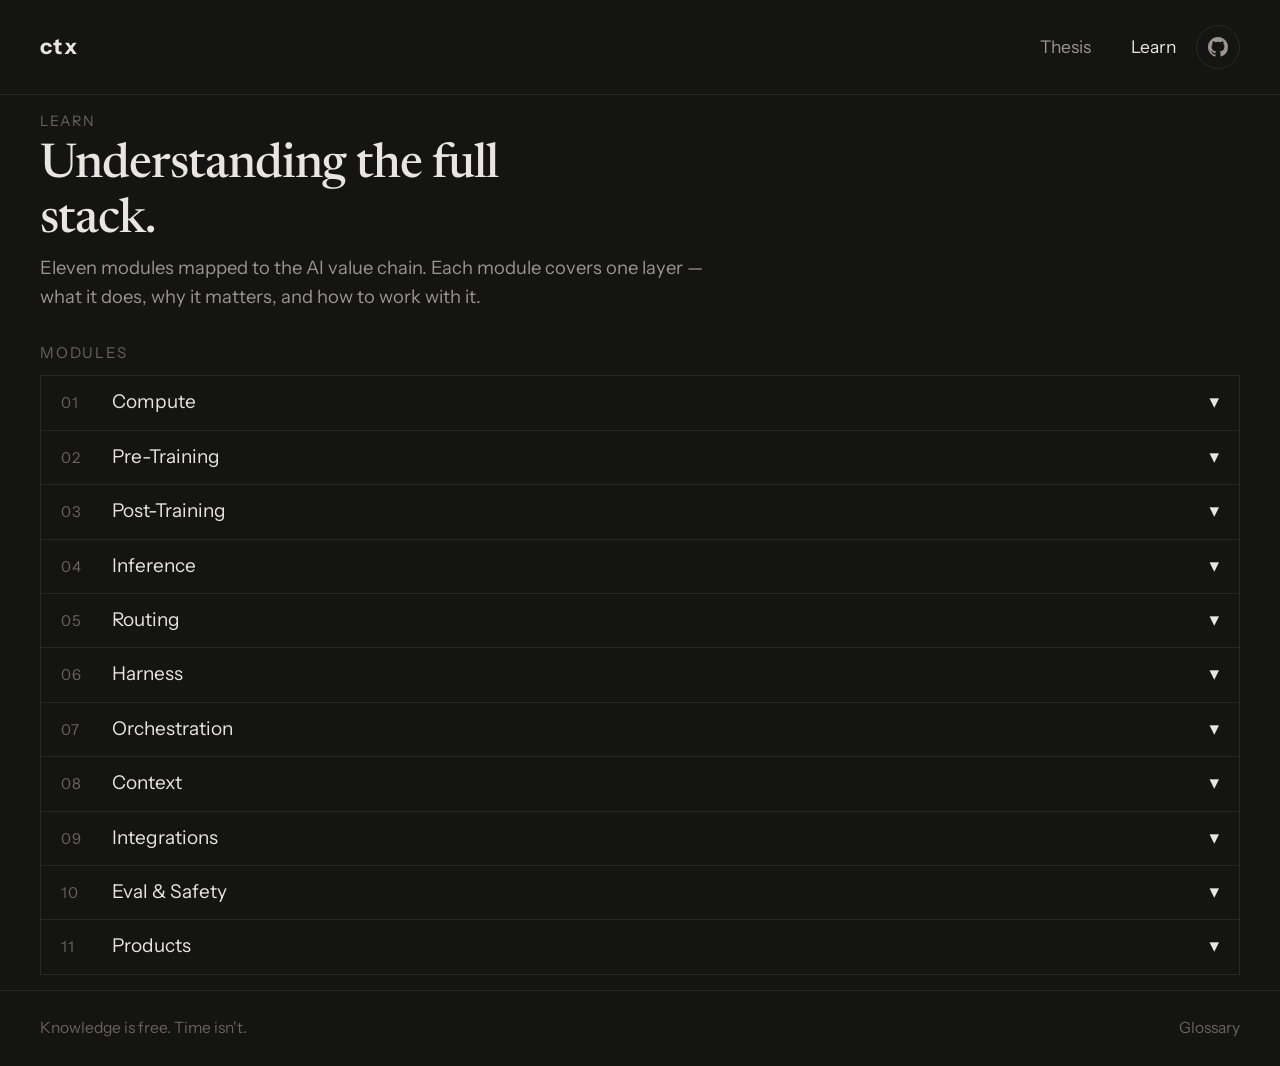
<file: learn/index.html>
<!doctype html>
<html lang="en">
  <head>
    <meta charset="UTF-8" />
    <meta name="viewport" content="width=device-width, initial-scale=1.0" />
    <title>Learn — ctx</title>
    <link rel="preconnect" href="https://fonts.googleapis.com" />
    <link rel="preconnect" href="https://fonts.gstatic.com" crossorigin />
    <link
      href="https://fonts.googleapis.com/css2?family=Instrument+Sans:wght@400;500;600;700&family=Newsreader:ital,wght@0,400;0,500;1,400&display=swap"
      rel="stylesheet"
    />
    <link rel="stylesheet" href="/styles.css" />
    <link rel="icon" href="/favicon.svg" type="image/svg+xml" />
    <meta name="apple-mobile-web-app-title" content="ctx" />
    <link rel="canonical" href="https://ctx.earth/learn" />
  </head>
  <body class="subpage">
    <header class="site-header">
      <a class="brand" href="/">ctx</a>
      <div class="header-actions">
        <button class="nav-toggle" type="button" aria-expanded="false" aria-controls="site-nav" aria-label="Open navigation">
          <span>Menu</span>
        </button>
        <nav id="site-nav" class="top-nav">
          <a class="nav-link" href="/thesis">Thesis</a>
          <a class="nav-link" href="/learn">Learn</a>
        </nav>
        <a
          class="repo-link"
          href="https://github.com/oxnr/ctx"
          target="_blank"
          rel="noreferrer"
          aria-label="View ctx on GitHub"
          title="View source on GitHub"
        >
          <svg viewBox="0 0 16 16" aria-hidden="true">
            <path
              d="M8 0C3.58 0 0 3.58 0 8c0 3.54 2.29 6.53 5.47 7.59.4.07.55-.17.55-.38 0-.19-.01-.82-.01-1.49-2.01.37-2.53-.49-2.69-.94-.09-.23-.48-.94-.82-1.13-.28-.15-.68-.52-.01-.53.63-.01 1.08.58 1.23.82.72 1.21 1.87.87 2.33.66.07-.52.28-.87.51-1.07-1.78-.2-3.64-.89-3.64-3.95 0-.87.31-1.59.82-2.15-.08-.2-.36-1.01.08-2.1 0 0 .67-.21 2.2.82a7.56 7.56 0 0 1 4 0c1.53-1.04 2.2-.82 2.2-.82.44 1.09.16 1.9.08 2.1.51.56.82 1.27.82 2.15 0 3.07-1.87 3.75-3.65 3.95.29.25.54.73.54 1.48 0 1.07-.01 1.93-.01 2.2 0 .21.15.46.55.38A8.01 8.01 0 0 0 16 8c0-4.42-3.58-8-8-8Z"
            />
          </svg>
        </a>
      </div>
    </header>

    <main>
      <section class="hero section" data-reveal>
        <p class="hero-kicker">Learn</p>
        <h1>Understanding the full stack.</h1>
        <p class="hero-subtitle">
          Eleven modules mapped to the AI value chain. Each module covers one layer — what it does, why it matters, and how to work with it.
        </p>
      </section>

      <section class="section section-compact" data-reveal>
        <p class="section-label">Modules</p>
        <div class="accordion-list">

          <article class="accordion" data-group="learn">
            <button class="accordion__toggle" aria-expanded="false" aria-controls="learn-01">
              <span class="accordion__title">
                <span class="accordion__index">01</span>
                <span>Compute</span>
              </span>
              <span aria-hidden="true">&#x25BE;</span>
            </button>
            <div class="accordion__panel" id="learn-01">
              <div class="panel-block">
                <p>Everything in AI runs on matrix math, and compute is the hardware that executes it. Understanding GPU architecture, cloud vs on-prem tradeoffs, and cost structures is the foundation. You do not need to buy GPUs to understand this layer — but you need to know what drives the cost of every layer above it.</p>
                <div class="learn__diagram">
                  <svg class="learn__svg" viewBox="0 0 480 80" fill="none" xmlns="http://www.w3.org/2000/svg">
                    <rect x="2" y="20" width="70" height="40" rx="4" stroke="#e8e6e3" stroke-width="1.5"/>
                    <text x="37" y="45" text-anchor="middle" fill="#999590" font-family="Inter,sans-serif" font-size="11">Chip</text>
                    <line x1="76" y1="40" x2="110" y2="40" stroke="#666360" stroke-width="1"/>
                    <polygon points="108,37 114,40 108,43" fill="#666360"/>
                    <rect x="118" y="20" width="70" height="40" rx="4" stroke="#e8e6e3" stroke-width="1.5"/>
                    <text x="153" y="45" text-anchor="middle" fill="#999590" font-family="Inter,sans-serif" font-size="11">Server</text>
                    <line x1="192" y1="40" x2="226" y2="40" stroke="#666360" stroke-width="1"/>
                    <polygon points="224,37 230,40 224,43" fill="#666360"/>
                    <rect x="234" y="20" width="70" height="40" rx="4" stroke="#e8e6e3" stroke-width="1.5"/>
                    <text x="269" y="45" text-anchor="middle" fill="#999590" font-family="Inter,sans-serif" font-size="11">Cluster</text>
                    <line x1="308" y1="40" x2="342" y2="40" stroke="#666360" stroke-width="1"/>
                    <polygon points="340,37 346,40 340,43" fill="#666360"/>
                    <rect x="350" y="20" width="70" height="40" rx="4" stroke="#e8e6e3" stroke-width="1.5"/>
                    <text x="385" y="45" text-anchor="middle" fill="#999590" font-family="Inter,sans-serif" font-size="11">Cloud</text>
                  </svg>
                </div>
                <div class="learn__subcategory">
                  <h4 class="learn__subcategory-title">01.1 Silicon</h4>
                  <p>GPU vs TPU vs custom silicon. Memory bandwidth is the bottleneck, not FLOPS. CUDA dominates.</p>
                  <p><strong>Key concepts</strong></p>
                  <ul>
                    <li>Hardware tradeoffs</li>
                    <li>Memory bandwidth</li>
                    <li>CUDA lock-in</li>
                    <li>Chip generations</li>
                  </ul>
                  <p><strong>Practical skills</strong></p>
                  <ul class="learn__skills">
                    <li>Read GPU specs</li>
                    <li>Compare silicon options</li>
                  </ul>
                </div>
                <div class="learn__subcategory">
                  <h4 class="learn__subcategory-title">01.2 GPU Clouds</h4>
                  <p>CoreWeave, Lambda, RunPod, Modal. Reserved vs on-demand vs spot pricing.</p>
                  <p><strong>Key concepts</strong></p>
                  <ul>
                    <li>GPU cloud vs hyperscaler</li>
                    <li>Serverless GPU</li>
                    <li>Marketplace models</li>
                  </ul>
                  <p><strong>Practical skills</strong></p>
                  <ul class="learn__skills">
                    <li>Compare cloud GPU pricing</li>
                    <li>Estimate compute costs</li>
                  </ul>
                </div>
                <div class="learn__subcategory">
                  <h4 class="learn__subcategory-title">01.3 Training Infra</h4>
                  <p>Distributed training software. Data/model/pipeline parallelism.</p>
                  <p><strong>Key concepts</strong></p>
                  <ul>
                    <li>Parallelism strategies</li>
                    <li>NCCL</li>
                    <li>Distributed frameworks</li>
                    <li>Low-precision training</li>
                  </ul>
                  <p><strong>Practical skills</strong></p>
                  <ul class="learn__skills">
                    <li>Set up multi-GPU training</li>
                    <li>Choose parallelism strategy</li>
                  </ul>
                </div>
                <p class="learn__xref">See this layer in the value chain → <a href="/#vc-compute">L01 Compute</a></p>
              </div>
            </div>
          </article>

          <article class="accordion" data-group="learn">
            <button class="accordion__toggle" aria-expanded="false" aria-controls="learn-02">
              <span class="accordion__title">
                <span class="accordion__index">02</span>
                <span>Pre-Training</span>
              </span>
              <span aria-hidden="true">&#x25BE;</span>
            </button>
            <div class="accordion__panel" id="learn-02">
              <div class="panel-block">
                <p>Pre-training builds foundation models from massive datasets — trillions of tokens of text, code, and multimodal data. This is generally the most capital-intensive layer, though public cost estimates vary widely by model size, hardware, and accounting method. Most teams never touch pre-training directly, but understanding how base models are made explains their capabilities and limitations.</p>
                <div class="learn__diagram">
                  <svg class="learn__svg" viewBox="0 0 480 80" fill="none" xmlns="http://www.w3.org/2000/svg">
                    <rect x="2" y="20" width="70" height="40" rx="4" stroke="#e8e6e3" stroke-width="1.5"/>
                    <text x="37" y="45" text-anchor="middle" fill="#999590" font-family="Inter,sans-serif" font-size="11">Data</text>
                    <line x1="76" y1="40" x2="110" y2="40" stroke="#666360" stroke-width="1"/>
                    <polygon points="108,37 114,40 108,43" fill="#666360"/>
                    <rect x="118" y="20" width="80" height="40" rx="4" stroke="#e8e6e3" stroke-width="1.5"/>
                    <text x="158" y="45" text-anchor="middle" fill="#999590" font-family="Inter,sans-serif" font-size="11">Tokenize</text>
                    <line x1="202" y1="40" x2="236" y2="40" stroke="#666360" stroke-width="1"/>
                    <polygon points="234,37 240,40 234,43" fill="#666360"/>
                    <rect x="244" y="20" width="70" height="40" rx="4" stroke="#e8e6e3" stroke-width="1.5"/>
                    <text x="279" y="45" text-anchor="middle" fill="#999590" font-family="Inter,sans-serif" font-size="11">Train</text>
                    <line x1="318" y1="40" x2="352" y2="40" stroke="#666360" stroke-width="1"/>
                    <polygon points="350,37 356,40 350,43" fill="#666360"/>
                    <rect x="360" y="20" width="90" height="40" rx="4" stroke="#e8e6e3" stroke-width="1.5"/>
                    <text x="405" y="45" text-anchor="middle" fill="#999590" font-family="Inter,sans-serif" font-size="11">Checkpoint</text>
                  </svg>
                </div>
                <div class="learn__subcategory">
                  <h4 class="learn__subcategory-title">02.1 Foundation Models</h4>
                  <p>Labs building base models. Closed-weight vs open-weight.</p>
                  <p><strong>Key concepts</strong></p>
                  <ul>
                    <li>Model families and architectures</li>
                    <li>MoE vs dense</li>
                    <li>Scaling laws</li>
                  </ul>
                  <p><strong>Practical skills</strong></p>
                  <ul class="learn__skills">
                    <li>Compare models by capability and openness</li>
                  </ul>
                </div>
                <div class="learn__subcategory">
                  <h4 class="learn__subcategory-title">02.2 Training Data</h4>
                  <p>Quality over quantity. Web crawls, annotation, synthetic data.</p>
                  <p><strong>Key concepts</strong></p>
                  <ul>
                    <li>Data quality shift</li>
                    <li>Deduplication</li>
                    <li>Programmatic labeling</li>
                    <li>Synthetic generation</li>
                  </ul>
                  <p><strong>Practical skills</strong></p>
                  <ul class="learn__skills">
                    <li>Evaluate training datasets</li>
                    <li>Understand data-behavior link</li>
                  </ul>
                </div>
                <div class="learn__subcategory">
                  <h4 class="learn__subcategory-title">02.3 Training Frameworks</h4>
                  <p>HF Transformers, nanoGPT. Training loop implementations.</p>
                  <p><strong>Key concepts</strong></p>
                  <ul>
                    <li>Tokenizer design</li>
                    <li>Checkpoint management</li>
                    <li>Mixed precision</li>
                    <li>Optimizer and attention research</li>
                  </ul>
                  <p><strong>Practical skills</strong></p>
                  <ul class="learn__skills">
                    <li>Read model implementations</li>
                    <li>Interpret training curves</li>
                  </ul>
                </div>
                <p class="learn__xref">See this layer in the value chain → <a href="/#vc-pretrain">L02 Pre-Training</a></p>
              </div>
            </div>
          </article>

          <article class="accordion" data-group="learn">
            <button class="accordion__toggle" aria-expanded="false" aria-controls="learn-03">
              <span class="accordion__title">
                <span class="accordion__index">03</span>
                <span>Post-Training</span>
              </span>
              <span aria-hidden="true">&#x25BE;</span>
            </button>
            <div class="accordion__panel" id="learn-03">
              <div class="panel-block">
                <p>Post-training transforms base models into useful tools. SFT teaches instruction following, RLHF and DPO align outputs with human preferences, LoRA enables efficient adaptation, and distillation creates smaller specialized models. This is where most teams first interact with the training pipeline; cost depends heavily on model size, hardware, dataset quality, and evaluation requirements.</p>
                <div class="learn__diagram">
                  <svg class="learn__svg" viewBox="0 0 480 120" fill="none" xmlns="http://www.w3.org/2000/svg">
                    <rect x="170" y="2" width="100" height="36" rx="4" stroke="#e8e6e3" stroke-width="1.5"/>
                    <text x="220" y="25" text-anchor="middle" fill="#999590" font-family="Inter,sans-serif" font-size="11">Base Model</text>
                    <line x1="195" y1="38" x2="60" y2="75" stroke="#666360" stroke-width="1"/>
                    <line x1="210" y1="38" x2="170" y2="75" stroke="#666360" stroke-width="1"/>
                    <line x1="230" y1="38" x2="290" y2="75" stroke="#666360" stroke-width="1"/>
                    <line x1="245" y1="38" x2="410" y2="75" stroke="#666360" stroke-width="1"/>
                    <rect x="20" y="78" width="80" height="36" rx="4" stroke="#e8e6e3" stroke-width="1.5"/>
                    <text x="60" y="101" text-anchor="middle" fill="#999590" font-family="Inter,sans-serif" font-size="11">SFT</text>
                    <rect x="130" y="78" width="90" height="36" rx="4" stroke="#e8e6e3" stroke-width="1.5"/>
                    <text x="175" y="101" text-anchor="middle" fill="#999590" font-family="Inter,sans-serif" font-size="11">RLHF / DPO</text>
                    <rect x="252" y="78" width="76" height="36" rx="4" stroke="#e8e6e3" stroke-width="1.5"/>
                    <text x="290" y="101" text-anchor="middle" fill="#999590" font-family="Inter,sans-serif" font-size="11">LoRA</text>
                    <rect x="360" y="78" width="100" height="36" rx="4" stroke="#e8e6e3" stroke-width="1.5"/>
                    <text x="410" y="101" text-anchor="middle" fill="#999590" font-family="Inter,sans-serif" font-size="11">Distillation</text>
                  </svg>
                </div>
                <div class="learn__subcategory">
                  <h4 class="learn__subcategory-title">03.1 Alignment</h4>
                  <p>SFT, RLHF, DPO. Making models useful and safe.</p>
                  <p><strong>Key concepts</strong></p>
                  <ul>
                    <li>SFT as foundation</li>
                    <li>RLHF vs DPO</li>
                    <li>RLVR and verifiable rewards</li>
                    <li>Long-context RL</li>
                    <li>Constitutional AI</li>
                    <li>Preference data quality</li>
                  </ul>
                  <p><strong>Practical skills</strong></p>
                  <ul class="learn__skills">
                    <li>Prepare SFT datasets</li>
                    <li>Choose alignment technique</li>
                  </ul>
                </div>
                <div class="learn__subcategory">
                  <h4 class="learn__subcategory-title">03.2 Efficient Adaptation</h4>
                  <p>LoRA, QLoRA, distillation, merging.</p>
                  <p><strong>Key concepts</strong></p>
                  <ul>
                    <li>Parameter-efficient fine-tuning</li>
                    <li>Distillation</li>
                    <li>Model merging</li>
                    <li>Adapter composition</li>
                  </ul>
                  <p><strong>Practical skills</strong></p>
                  <ul class="learn__skills">
                    <li>Run LoRA jobs</li>
                    <li>Evaluate fine-tuned quality</li>
                  </ul>
                </div>
                <div class="learn__subcategory">
                  <h4 class="learn__subcategory-title">03.3 Managed Fine-Tuning</h4>
                  <p>Predibase, Together AI, Replicate. Upload and tune.</p>
                  <p><strong>Key concepts</strong></p>
                  <ul>
                    <li>Managed vs self-hosted tradeoffs</li>
                    <li>Cost comparison</li>
                    <li>Data privacy</li>
                  </ul>
                  <p><strong>Practical skills</strong></p>
                  <ul class="learn__skills">
                    <li>Fine-tune via API</li>
                    <li>Compare platforms</li>
                  </ul>
                </div>
                <div class="learn__subcategory">
                  <h4 class="learn__subcategory-title">03.4 Benchmarking</h4>
                  <p>Evaluating fine-tuned model quality. Standard benchmarks, A/B comparison, regression testing.</p>
                  <p><strong>Key concepts</strong></p>
                  <ul>
                    <li>Standard benchmarks (MMLU, HumanEval, MATH)</li>
                    <li>A/B comparison and arena-style ranking</li>
                    <li>Regression testing post-training</li>
                    <li>Task-specific eval vs general capability</li>
                  </ul>
                  <p><strong>Practical skills</strong></p>
                  <ul class="learn__skills">
                    <li>Run standard benchmarks on fine-tuned models</li>
                    <li>Set up regression tests for model quality</li>
                  </ul>
                </div>
                <p class="learn__xref">See this layer in the value chain → <a href="/#vc-posttrain">L03 Post-Training</a></p>
              </div>
            </div>
          </article>

          <article class="accordion" data-group="learn">
            <button class="accordion__toggle" aria-expanded="false" aria-controls="learn-04">
              <span class="accordion__title">
                <span class="accordion__index">04</span>
                <span>Inference</span>
              </span>
              <span aria-hidden="true">&#x25BE;</span>
            </button>
            <div class="accordion__panel" id="learn-04">
              <div class="panel-block">
                <p>Inference is running trained models to produce outputs — every AI application consumes it. The engineering challenges are latency, throughput, cost, and hardware utilization. The choice between cloud APIs, self-hosted engines, and local runners determines your cost structure, data privacy posture, and scaling ceiling.</p>
                <div class="learn__diagram">
                  <svg class="learn__svg" viewBox="0 0 540 80" fill="none" xmlns="http://www.w3.org/2000/svg">
                    <rect x="2" y="20" width="72" height="40" rx="4" stroke="#e8e6e3" stroke-width="1.5"/>
                    <text x="38" y="45" text-anchor="middle" fill="#999590" font-family="Inter,sans-serif" font-size="11">Prompt</text>
                    <line x1="78" y1="40" x2="100" y2="40" stroke="#666360" stroke-width="1"/>
                    <polygon points="98,37 104,40 98,43" fill="#666360"/>
                    <rect x="108" y="20" width="80" height="40" rx="4" stroke="#e8e6e3" stroke-width="1.5"/>
                    <text x="148" y="45" text-anchor="middle" fill="#999590" font-family="Inter,sans-serif" font-size="11">Tokenize</text>
                    <line x1="192" y1="40" x2="214" y2="40" stroke="#666360" stroke-width="1"/>
                    <polygon points="212,37 218,40 212,43" fill="#666360"/>
                    <rect x="222" y="20" width="100" height="40" rx="4" stroke="#e8e6e3" stroke-width="1.5"/>
                    <text x="272" y="45" text-anchor="middle" fill="#999590" font-family="Inter,sans-serif" font-size="10">Forward Pass</text>
                    <line x1="326" y1="40" x2="348" y2="40" stroke="#666360" stroke-width="1"/>
                    <polygon points="346,37 352,40 346,43" fill="#666360"/>
                    <rect x="356" y="20" width="74" height="40" rx="4" stroke="#e8e6e3" stroke-width="1.5"/>
                    <text x="393" y="45" text-anchor="middle" fill="#999590" font-family="Inter,sans-serif" font-size="11">Decode</text>
                    <line x1="434" y1="40" x2="456" y2="40" stroke="#666360" stroke-width="1"/>
                    <polygon points="454,37 460,40 454,43" fill="#666360"/>
                    <rect x="464" y="20" width="74" height="40" rx="4" stroke="#e8e6e3" stroke-width="1.5"/>
                    <text x="501" y="45" text-anchor="middle" fill="#999590" font-family="Inter,sans-serif" font-size="11">Response</text>
                  </svg>
                </div>
                <div class="learn__subcategory">
                  <h4 class="learn__subcategory-title">04.1 Serving Engines</h4>
                  <p>vLLM, llama.cpp, TGI, SGLang. Self-hosted runtimes.</p>
                  <p><strong>Key concepts</strong></p>
                  <ul>
                    <li>PagedAttention</li>
                    <li>Continuous batching</li>
                    <li>Quantization formats</li>
                    <li>Speculative decoding</li>
                  </ul>
                  <p><strong>Practical skills</strong></p>
                  <ul class="learn__skills">
                    <li>Deploy vLLM</li>
                    <li>Quantize models</li>
                    <li>Benchmark performance</li>
                  </ul>
                </div>
                <div class="learn__subcategory">
                  <h4 class="learn__subcategory-title">04.2 Provider APIs</h4>
                  <p>OpenAI, Anthropic, Vertex, Bedrock. Hosted endpoints.</p>
                  <p><strong>Key concepts</strong></p>
                  <ul>
                    <li>Token pricing</li>
                    <li>Rate limits</li>
                    <li>Data privacy</li>
                    <li>Multi-provider strategy</li>
                  </ul>
                  <p><strong>Practical skills</strong></p>
                  <ul class="learn__skills">
                    <li>Estimate API costs</li>
                    <li>Implement retry logic</li>
                  </ul>
                </div>
                <div class="learn__subcategory">
                  <h4 class="learn__subcategory-title">04.3 Local Runners</h4>
                  <p>Ollama, LM Studio, MLX. Desktop/edge inference.</p>
                  <p><strong>Key concepts</strong></p>
                  <ul>
                    <li>Hardware requirements</li>
                    <li>Quantization tradeoffs</li>
                    <li>Apple Silicon vs NVIDIA</li>
                  </ul>
                  <p><strong>Practical skills</strong></p>
                  <ul class="learn__skills">
                    <li>Set up Ollama</li>
                    <li>Choose quantization levels</li>
                  </ul>
                </div>
                <div class="learn__subcategory">
                  <h4 class="learn__subcategory-title">04.4 Multimodal</h4>
                  <p>Voice, image, video. ElevenLabs, Whisper, Sora.</p>
                  <p><strong>Key concepts</strong></p>
                  <ul>
                    <li>STT/TTS pipelines</li>
                    <li>Diffusion architectures</li>
                    <li>Real-time latency requirements</li>
                  </ul>
                  <p><strong>Practical skills</strong></p>
                  <ul class="learn__skills">
                    <li>Integrate TTS APIs</li>
                    <li>Choose multimodal providers</li>
                  </ul>
                </div>
                <div class="learn__subcategory">
                  <h4 class="learn__subcategory-title">04.5 Optimization</h4>
                  <p>Reducing token usage and inference cost. Prompt caching, compression, structured outputs for efficiency.</p>
                  <p><strong>Key concepts</strong></p>
                  <ul>
                    <li>Prompt caching (prefix and semantic)</li>
                    <li>Prompt compression techniques</li>
                    <li>KV cache optimization</li>
                    <li>Test-time scaling</li>
                    <li>Structured outputs for token efficiency</li>
                  </ul>
                  <p><strong>Practical skills</strong></p>
                  <ul class="learn__skills">
                    <li>Enable prompt caching with a provider API</li>
                    <li>Measure and reduce token usage</li>
                  </ul>
                </div>
                <p class="learn__xref">See this layer in the value chain → <a href="/#vc-inference">L04 Inference</a></p>
              </div>
            </div>
          </article>

          <article class="accordion" data-group="learn">
            <button class="accordion__toggle" aria-expanded="false" aria-controls="learn-05">
              <span class="accordion__title">
                <span class="accordion__index">05</span>
                <span>Routing</span>
              </span>
              <span aria-hidden="true">&#x25BE;</span>
            </button>
            <div class="accordion__panel" id="learn-05">
              <div class="panel-block">
                <p>Routing decides which model handles which request. Without it, you are locked to a single provider. With it, you can optimize for cost, latency, and quality per task. The simplest routing is a fallback chain; the most sophisticated classifies requests and dispatches to the best-fit model automatically.</p>
                <div class="learn__diagram">
                  <svg class="learn__svg" viewBox="0 0 400 120" fill="none" xmlns="http://www.w3.org/2000/svg">
                    <rect x="140" y="2" width="100" height="36" rx="4" stroke="#e8e6e3" stroke-width="1.5"/>
                    <text x="190" y="25" text-anchor="middle" fill="#999590" font-family="Inter,sans-serif" font-size="11">Request</text>
                    <line x1="190" y1="38" x2="190" y2="55" stroke="#666360" stroke-width="1"/>
                    <polygon points="187,53 190,59 193,53" fill="#666360"/>
                    <rect x="140" y="62" width="100" height="36" rx="4" stroke="#e8e6e3" stroke-width="2"/>
                    <text x="190" y="85" text-anchor="middle" fill="#e8e6e3" font-family="Inter,sans-serif" font-size="11" font-weight="600">Router</text>
                    <line x1="155" y1="98" x2="60" y2="108" stroke="#666360" stroke-width="1"/>
                    <line x1="190" y1="98" x2="190" y2="108" stroke="#666360" stroke-width="1"/>
                    <line x1="225" y1="98" x2="330" y2="108" stroke="#666360" stroke-width="1"/>
                    <text x="50" y="118" text-anchor="middle" fill="#999590" font-family="Inter,sans-serif" font-size="10">Model A</text>
                    <text x="190" y="118" text-anchor="middle" fill="#999590" font-family="Inter,sans-serif" font-size="10">Model B</text>
                    <text x="340" y="118" text-anchor="middle" fill="#999590" font-family="Inter,sans-serif" font-size="10">Model C</text>
                  </svg>
                </div>
                <div class="learn__subcategory">
                  <h4 class="learn__subcategory-title">05.1 Gateways &amp; Proxies</h4>
                  <p>OpenRouter, LiteLLM, Portkey. Unified API access.</p>
                  <p><strong>Key concepts</strong></p>
                  <ul>
                    <li>OpenAI-compatible format</li>
                    <li>Caching</li>
                    <li>Load balancing</li>
                    <li>Format translation</li>
                  </ul>
                  <p><strong>Practical skills</strong></p>
                  <ul class="learn__skills">
                    <li>Set up LiteLLM proxy</li>
                    <li>Configure multi-provider access</li>
                  </ul>
                </div>
                <div class="learn__subcategory">
                  <h4 class="learn__subcategory-title">05.2 Intelligent Routing</h4>
                  <p>Martian, Not Diamond, Unify. Quality/cost optimization.</p>
                  <p><strong>Key concepts</strong></p>
                  <ul>
                    <li>Task classification</li>
                    <li>Quality prediction</li>
                    <li>Benchmark-driven routing</li>
                    <li>Reasoning budget routing</li>
                  </ul>
                  <p><strong>Practical skills</strong></p>
                  <ul class="learn__skills">
                    <li>Implement task-type routing</li>
                    <li>Set cost-based rules</li>
                  </ul>
                </div>
                <div class="learn__subcategory">
                  <h4 class="learn__subcategory-title">05.3 Observability Proxies</h4>
                  <p>Helicone, Keywords AI. Routing with monitoring.</p>
                  <p><strong>Key concepts</strong></p>
                  <ul>
                    <li>Request logging</li>
                    <li>Cost tracking</li>
                    <li>Latency monitoring</li>
                  </ul>
                  <p><strong>Practical skills</strong></p>
                  <ul class="learn__skills">
                    <li>Set up cost tracking</li>
                    <li>Build usage dashboards</li>
                  </ul>
                </div>
                <div class="learn__subcategory" id="typed-decision-models">
                  <h4 class="learn__subcategory-title">Typed Decisions: Jev</h4>
                  <p>TypeSafe Jev chooses among typed alternatives rather than generating prose. Application code owns branching, confidence thresholds and permissions. A valid choice can still be wrong.</p>
                  <ul>
                    <li><strong>Jev Ultrafast:</strong> selects observed browser operations and targets, with a separate text helper and independent outcome checks.</li>
                    <li><strong>JevBench:</strong> evaluates accuracy, calibration, latency and cost. Read the component results and deployment assumptions before the rank.</li>
                    <li><strong>Jev Trader:</strong> a domain demo with mock and dry-run defaults, not verified trading performance.</li>
                    <li><strong>Laya and Laya-MLX:</strong> separate open-weight models and an Apple Silicon runtime, not Jev's released weights. Local speed and memory results depend on the workload.</li>
                  </ul>
                  <p><a href="https://github.com/oxnr/ctx/blob/main/academy/typed-decision-models.md">Source review, RLCD context and validation exercise</a></p>
                </div>
                <p class="learn__xref">See this layer in the value chain → <a href="/#vc-routing">L05 Routing</a></p>
              </div>
            </div>
          </article>

          <article class="accordion" data-group="learn">
            <button class="accordion__toggle" aria-expanded="false" aria-controls="learn-06">
              <span class="accordion__title">
                <span class="accordion__index">06</span>
                <span>Harness</span>
              </span>
              <span aria-hidden="true">&#x25BE;</span>
            </button>
            <div class="accordion__panel" id="learn-06">
              <div class="panel-block">
                <p>Agent = Model + Harness. The harness is everything that is NOT the model — the infrastructure that makes a single agent effective. Sandboxes, state, tools, verification, and constraints. The model is a commodity; the harness is the durable asset.</p>
                <div class="learn__subcategory">
                  <h4 class="learn__subcategory-title">06.1 Execution Environments</h4>
                  <p>E2B, Castari, Kernel AI. Sandboxes and containers for agent code.</p>
                  <p><strong>Key concepts</strong></p>
                  <ul>
                    <li>Sandboxing for code-executing agents</li>
                    <li>Cloud sandbox vs local vs unikernels</li>
                    <li>Resource limits and network policies</li>
                    <li>Cold start latency</li>
                    <li>Managed-agent execution</li>
                  </ul>
                </div>
                <div class="learn__subcategory">
                  <h4 class="learn__subcategory-title">06.2 State & Continuity</h4>
                  <p>File-driven state machines, crash recovery, session bridging.</p>
                  <p><strong>Key concepts</strong></p>
                  <ul>
                    <li>File-driven state vs in-memory state</li>
                    <li>Crash recovery and checkpointing</li>
                    <li>Git-tracked task files</li>
                    <li>Durable managed-agent handoff</li>
                  </ul>
                </div>
                <div class="learn__subcategory">
                  <h4 class="learn__subcategory-title">06.3 Tool Infrastructure</h4>
                  <p>Tool registries, code execution, MCP runtime, file system access.</p>
                  <p><strong>Key concepts</strong></p>
                  <ul>
                    <li>Tool registries and discovery</li>
                    <li>Agent skills as capability packages</li>
                    <li>MCP-backed execution</li>
                    <li>Code execution infrastructure</li>
                    <li>Browser automation for verification</li>
                  </ul>
                </div>
                <div class="learn__subcategory">
                  <h4 class="learn__subcategory-title">06.4 Verification Loops</h4>
                  <p>Write-test-fix cycles, self-verification, quality gates.</p>
                  <p><strong>Key concepts</strong></p>
                  <ul>
                    <li>Write-test-fix as core agent pattern</li>
                    <li>Automated test execution as oracle</li>
                    <li>Must-have verification (see <a href="https://github.com/obra/superpowers" target="_blank" rel="noreferrer">Superpowers</a> for hard-gate enforcement — agents must show evidence before claiming completion)</li>
                  </ul>
                </div>
                <div class="learn__subcategory">
                  <h4 class="learn__subcategory-title">06.5 Context Management</h4>
                  <p>Compaction, progressive disclosure, smart zone optimization.</p>
                  <p><strong>Key concepts</strong></p>
                  <ul>
                    <li>~40% context utilization sweet spot</li>
                    <li>Pre-inlining vs discovery</li>
                    <li>Context engineering as architecture</li>
                    <li>AGENTS.md / CLAUDE.md as static context</li>
                  </ul>
                </div>
                <div class="learn__subcategory">
                  <h4 class="learn__subcategory-title">06.6 Constraints & Linting</h4>
                  <p>Architectural linters, structural tests, dependency enforcement.</p>
                  <p><strong>Key concepts</strong></p>
                  <ul>
                    <li>Constraints multiply agent effectiveness</li>
                    <li>Dependency layering</li>
                    <li>Error messages as remediation instructions</li>
                  </ul>
                </div>
                <p class="learn__xref">See this layer in the value chain → <a href="/#vc-harness">L06 Harness</a></p>
              </div>
            </div>
          </article>

          <article class="accordion" data-group="learn">
            <button class="accordion__toggle" aria-expanded="false" aria-controls="learn-07">
              <span class="accordion__title">
                <span class="accordion__index">07</span>
                <span>Orchestration</span>
              </span>
              <span aria-hidden="true">&#x25BE;</span>
            </button>
            <div class="accordion__panel" id="learn-07">
              <div class="panel-block">
                <p>Orchestration coordinates multiple agents and multi-step workflows. While the harness (L06) makes a single agent effective, orchestration is how agents work together — delegation, handoffs, human oversight gates, and structured pipelines.</p>
                <div class="learn__subcategory">
                  <h4 class="learn__subcategory-title">07.1 Agent Patterns</h4>
                  <p>LangGraph, CrewAI, Anthropic SDK. The agent loop.</p>
                  <p><strong>Key concepts</strong></p>
                  <ul>
                    <li>Plan-act-observe-iterate</li>
                    <li>Single vs multi-agent</li>
                    <li>First-party vs third-party</li>
                    <li>Framework vs raw SDK</li>
                  </ul>
                </div>
                <div class="learn__subcategory">
                  <h4 class="learn__subcategory-title">07.2 Workflow Design</h4>
                  <p>Dify, n8n, Trigger.dev. Pipelines and DAGs.</p>
                  <p><strong>Key concepts</strong></p>
                  <ul>
                    <li>Task decomposition</li>
                    <li>Chain/branch/loop patterns</li>
                    <li>Cost budgets</li>
                    <li>Handoff contracts</li>
                  </ul>
                </div>
                <div class="learn__subcategory">
                  <h4 class="learn__subcategory-title">07.3 Human Oversight</h4>
                  <p>The control spectrum. Approval gates and escalation.</p>
                  <p><strong>Key concepts</strong></p>
                  <ul>
                    <li>Human-in-the-loop vs human-on-the-loop vs bounded autonomy</li>
                    <li>Reversibility/stakes/confidence</li>
                    <li>Trust boundaries</li>
                    <li>Pause, resume, and audit points</li>
                  </ul>
                </div>
                <div class="learn__subcategory">
                  <h4 class="learn__subcategory-title">07.4 Multi-Agent</h4>
                  <p>Agent teams, delegation, handoffs, specialization.</p>
                  <p><strong>Key concepts</strong></p>
                  <ul>
                    <li>Agent specialization — planner, researcher, coder, reviewer</li>
                    <li>Delegation patterns and handoff contracts (see <a href="https://github.com/obra/superpowers" target="_blank" rel="noreferrer">Superpowers</a>' subagent-driven development — fresh agent per task with spec + quality reviewers)</li>
                    <li>Shared state vs message-passing (see <a href="https://github.com/HKUDS/ClawTeam" target="_blank" rel="noreferrer">ClawTeam</a> for a filesystem-as-message-bus implementation)</li>
                    <li>Conflict resolution</li>
                  </ul>
                </div>
                <p class="learn__xref">See this layer in the value chain → <a href="/#vc-orchestration">L07 Orchestration</a></p>
              </div>
            </div>
          </article>

          <article class="accordion" data-group="learn">
            <button class="accordion__toggle" aria-expanded="false" aria-controls="learn-08">
              <span class="accordion__title">
                <span class="accordion__index">08</span>
                <span>Context</span>
              </span>
              <span aria-hidden="true">&#x25BE;</span>
            </button>
            <div class="accordion__panel" id="learn-08">
              <div class="panel-block">
                <p>Context is everything the model sees beyond training data. RAG pipelines, vector databases, embeddings, memory systems, and knowledge management all live here. The quality of your context determines the quality of your outputs — a capable model with bad context produces bad results. Context engineering is the discipline of designing what enters the window.</p>
                <div class="learn__diagram">
                  <svg class="learn__svg" viewBox="0 0 480 120" fill="none" xmlns="http://www.w3.org/2000/svg">
                    <rect x="2" y="4" width="90" height="30" rx="4" stroke="#e8e6e3" stroke-width="1.5"/>
                    <text x="47" y="24" text-anchor="middle" fill="#999590" font-family="Inter,sans-serif" font-size="10">Documents</text>
                    <rect x="2" y="44" width="90" height="30" rx="4" stroke="#e8e6e3" stroke-width="1.5"/>
                    <text x="47" y="64" text-anchor="middle" fill="#999590" font-family="Inter,sans-serif" font-size="10">History</text>
                    <rect x="2" y="84" width="90" height="30" rx="4" stroke="#e8e6e3" stroke-width="1.5"/>
                    <text x="47" y="104" text-anchor="middle" fill="#999590" font-family="Inter,sans-serif" font-size="10">Instructions</text>
                    <line x1="96" y1="19" x2="170" y2="55" stroke="#666360" stroke-width="1"/>
                    <line x1="96" y1="59" x2="170" y2="59" stroke="#666360" stroke-width="1"/>
                    <line x1="96" y1="99" x2="170" y2="63" stroke="#666360" stroke-width="1"/>
                    <rect x="174" y="38" width="130" height="42" rx="4" stroke="#e8e6e3" stroke-width="2"/>
                    <text x="239" y="64" text-anchor="middle" fill="#e8e6e3" font-family="Inter,sans-serif" font-size="11" font-weight="600">Context Window</text>
                    <line x1="308" y1="59" x2="350" y2="59" stroke="#666360" stroke-width="1"/>
                    <polygon points="348,56 354,59 348,62" fill="#666360"/>
                    <rect x="358" y="38" width="80" height="42" rx="4" stroke="#e8e6e3" stroke-width="1.5"/>
                    <text x="398" y="64" text-anchor="middle" fill="#999590" font-family="Inter,sans-serif" font-size="11">Model</text>
                  </svg>
                </div>
                <div class="learn__subcategory">
                  <h4 class="learn__subcategory-title">08.1 Vector Storage</h4>
                  <p>Pinecone, Weaviate, Chroma, Qdrant, pgvector.</p>
                  <p><strong>Key concepts</strong></p>
                  <ul>
                    <li>ANN search algorithms</li>
                    <li>Managed vs self-hosted</li>
                    <li>pgvector</li>
                    <li>Index tuning</li>
                  </ul>
                  <p><strong>Practical skills</strong></p>
                  <ul class="learn__skills">
                    <li>Set up vector DB</li>
                    <li>Tune index parameters</li>
                  </ul>
                </div>
                <div class="learn__subcategory">
                  <h4 class="learn__subcategory-title">08.2 Retrieval &amp; Search</h4>
                  <p>RAG pipelines, parsing, reranking.</p>
                  <p><strong>Key concepts</strong></p>
                  <ul>
                    <li>Document parsing quality</li>
                    <li>Chunking strategy</li>
                    <li>Hybrid search</li>
                    <li>Reranking</li>
                    <li>Documentation-as-context</li>
                  </ul>
                  <p><strong>Practical skills</strong></p>
                  <ul class="learn__skills">
                    <li>Build RAG pipeline</li>
                    <li>Design chunking</li>
                    <li>Add reranking</li>
                  </ul>
                </div>
                <div class="learn__subcategory">
                  <h4 class="learn__subcategory-title">08.3 Memory Systems</h4>
                  <p>Conversation and long-term memory.</p>
                  <p><strong>Key concepts</strong></p>
                  <ul>
                    <li>Volatile vs durable memory</li>
                    <li>Sliding window/summarization</li>
                    <li>Cross-session persistence</li>
                  </ul>
                  <p><strong>Practical skills</strong></p>
                  <ul class="learn__skills">
                    <li>Implement conversation memory</li>
                    <li>Design long-term memory</li>
                  </ul>
                </div>
                <div class="learn__subcategory">
                  <h4 class="learn__subcategory-title">08.4 Embeddings</h4>
                  <p>Voyage AI, Jina, HF TEI, Sentence Transformers.</p>
                  <p><strong>Key concepts</strong></p>
                  <ul>
                    <li>Model quality variation</li>
                    <li>Domain-specific embeddings</li>
                    <li>Dimensions</li>
                    <li>Batch embedding</li>
                  </ul>
                  <p><strong>Practical skills</strong></p>
                  <ul class="learn__skills">
                    <li>Choose embedding model</li>
                    <li>Set up TEI serving</li>
                  </ul>
                </div>
                <p class="learn__xref">See this layer in the value chain → <a href="/#vc-context">L08 Context</a></p>
              </div>
            </div>
          </article>

          <article class="accordion" data-group="learn">
            <button class="accordion__toggle" aria-expanded="false" aria-controls="learn-09">
              <span class="accordion__title">
                <span class="accordion__index">09</span>
                <span>Integrations</span>
              </span>
              <span aria-hidden="true">&#x25BE;</span>
            </button>
            <div class="accordion__panel" id="learn-09">
              <div class="panel-block">
                <p>Integrations connect AI systems to the tools, APIs, and data sources they need to be useful. Function calling is the core interface — models emit structured tool invocations, and the integration layer routes them to the right target. This spans REST APIs, database connectors, file systems, CI/CD pipelines, IDE plugins, and emerging standards like MCP. This layer determines what actions the model can take beyond generating text.</p>
                <div class="learn__diagram">
                  <svg class="learn__svg" viewBox="0 0 400 140" fill="none" xmlns="http://www.w3.org/2000/svg">
                    <rect x="150" y="52" width="80" height="36" rx="4" stroke="#e8e6e3" stroke-width="2"/>
                    <text x="190" y="75" text-anchor="middle" fill="#e8e6e3" font-family="Inter,sans-serif" font-size="11" font-weight="600">Model</text>
                    <line x1="175" y1="52" x2="80" y2="18" stroke="#666360" stroke-width="1"/>
                    <line x1="205" y1="52" x2="310" y2="18" stroke="#666360" stroke-width="1"/>
                    <line x1="150" y1="70" x2="40" y2="70" stroke="#666360" stroke-width="1"/>
                    <line x1="230" y1="70" x2="340" y2="70" stroke="#666360" stroke-width="1"/>
                    <line x1="175" y1="88" x2="80" y2="122" stroke="#666360" stroke-width="1"/>
                    <line x1="205" y1="88" x2="310" y2="122" stroke="#666360" stroke-width="1"/>
                    <text x="68" y="14" text-anchor="middle" fill="#999590" font-family="Inter,sans-serif" font-size="10">Files</text>
                    <text x="322" y="14" text-anchor="middle" fill="#999590" font-family="Inter,sans-serif" font-size="10">APIs</text>
                    <text x="26" y="74" text-anchor="middle" fill="#999590" font-family="Inter,sans-serif" font-size="10">IDEs</text>
                    <text x="360" y="74" text-anchor="middle" fill="#999590" font-family="Inter,sans-serif" font-size="10">Databases</text>
                    <text x="68" y="132" text-anchor="middle" fill="#999590" font-family="Inter,sans-serif" font-size="10">Git</text>
                    <text x="322" y="132" text-anchor="middle" fill="#999590" font-family="Inter,sans-serif" font-size="10">Tools</text>
                  </svg>
                </div>
                <div class="learn__subcategory">
                  <h4 class="learn__subcategory-title">09.1 Protocols &amp; Standards</h4>
                  <p>MCP, function calling, structured outputs, A2A.</p>
                  <p><strong>Key concepts</strong></p>
                  <ul>
                    <li>MCP standardization</li>
                    <li>Function calling as universal interface</li>
                    <li>JSON mode</li>
                    <li>MCP-backed execution surfaces</li>
                    <li>Agent interoperability</li>
                  </ul>
                  <p><strong>Practical skills</strong></p>
                  <ul class="learn__skills">
                    <li>Build MCP server</li>
                    <li>Implement function calling</li>
                  </ul>
                </div>
                <div class="learn__subcategory">
                  <h4 class="learn__subcategory-title">09.2 Code &amp; Dev Tools</h4>
                  <p>Cursor, Windsurf, Aider, Copilot.</p>
                  <p><strong>Key concepts</strong></p>
                  <ul>
                    <li>Completion vs chat vs agent depth</li>
                    <li>Editor vs terminal tools</li>
                    <li>Codebase context</li>
                  </ul>
                  <p><strong>Practical skills</strong></p>
                  <ul class="learn__skills">
                    <li>Set up coding assistant</li>
                    <li>Configure context</li>
                  </ul>
                </div>
                <div class="learn__subcategory">
                  <h4 class="learn__subcategory-title">09.3 Connectors</h4>
                  <p>Composio, Zapier AI, Vercel AI SDK.</p>
                  <p><strong>Key concepts</strong></p>
                  <ul>
                    <li>Pre-built vs custom integrations</li>
                    <li>OAuth management</li>
                    <li>SDK vs platform</li>
                  </ul>
                  <p><strong>Practical skills</strong></p>
                  <ul class="learn__skills">
                    <li>Connect via connector platform</li>
                    <li>Implement streaming</li>
                  </ul>
                </div>
                <p class="learn__xref">See this layer in the value chain → <a href="/#vc-integrations">L09 Integrations</a></p>
              </div>
            </div>
          </article>

          <article class="accordion" data-group="learn">
            <button class="accordion__toggle" aria-expanded="false" aria-controls="learn-10">
              <span class="accordion__title">
                <span class="accordion__index">10</span>
                <span>Eval &amp; Safety</span>
              </span>
              <span aria-hidden="true">&#x25BE;</span>
            </button>
            <div class="accordion__panel" id="learn-10">
              <div class="panel-block">
                <p>Eval determines whether the system works. Safety determines whether it fails safely. Without evals, every prompt change is a blind experiment. Without guardrails, harmful or incorrect outputs reach users unchecked. This layer should be the first thing built, not the last.</p>
                <div class="learn__diagram">
                  <svg class="learn__svg" viewBox="0 0 540 80" fill="none" xmlns="http://www.w3.org/2000/svg">
                    <rect x="2" y="20" width="70" height="40" rx="4" stroke="#e8e6e3" stroke-width="1.5"/>
                    <text x="37" y="45" text-anchor="middle" fill="#999590" font-family="Inter,sans-serif" font-size="11">Output</text>
                    <line x1="76" y1="40" x2="96" y2="40" stroke="#666360" stroke-width="1"/>
                    <polygon points="94,37 100,40 94,43" fill="#666360"/>
                    <rect x="104" y="20" width="84" height="40" rx="4" stroke="#e8e6e3" stroke-width="1.5"/>
                    <text x="146" y="45" text-anchor="middle" fill="#999590" font-family="Inter,sans-serif" font-size="10">Format</text>
                    <line x1="192" y1="40" x2="212" y2="40" stroke="#666360" stroke-width="1"/>
                    <polygon points="210,37 216,40 210,43" fill="#666360"/>
                    <rect x="220" y="20" width="84" height="40" rx="4" stroke="#e8e6e3" stroke-width="1.5"/>
                    <text x="262" y="45" text-anchor="middle" fill="#999590" font-family="Inter,sans-serif" font-size="10">Safety</text>
                    <line x1="308" y1="40" x2="328" y2="40" stroke="#666360" stroke-width="1"/>
                    <polygon points="326,37 332,40 326,43" fill="#666360"/>
                    <rect x="336" y="20" width="84" height="40" rx="4" stroke="#e8e6e3" stroke-width="1.5"/>
                    <text x="378" y="45" text-anchor="middle" fill="#999590" font-family="Inter,sans-serif" font-size="10">Quality</text>
                    <line x1="424" y1="40" x2="444" y2="40" stroke="#666360" stroke-width="1"/>
                    <polygon points="442,37 448,40 442,43" fill="#666360"/>
                    <rect x="452" y="20" width="84" height="40" rx="20" stroke="#e8e6e3" stroke-width="1.5"/>
                    <text x="494" y="45" text-anchor="middle" fill="#999590" font-family="Inter,sans-serif" font-size="10">Pass / Fail</text>
                  </svg>
                </div>
                <div class="learn__subcategory">
                  <h4 class="learn__subcategory-title">10.1 Evaluation</h4>
                  <p>Promptfoo, Braintrust, DeepEval. Test suites and CI eval.</p>
                  <p><strong>Key concepts</strong></p>
                  <ul>
                    <li>Golden test sets</li>
                    <li>Benchmark suites</li>
                    <li>CI-integrated evals</li>
                    <li>Model-as-judge</li>
                    <li>Eval awareness</li>
                  </ul>
                  <p><strong>Practical skills</strong></p>
                  <ul class="learn__skills">
                    <li>Build golden test set</li>
                    <li>Set up Promptfoo</li>
                    <li>CI integration</li>
                  </ul>
                </div>
                <div class="learn__subcategory">
                  <h4 class="learn__subcategory-title">10.2 Observability</h4>
                  <p>Langfuse, LangSmith, Phoenix. Production monitoring.</p>
                  <p><strong>Key concepts</strong></p>
                  <ul>
                    <li>Request tracing</li>
                    <li>Cost tracking</li>
                    <li>Latency monitoring</li>
                    <li>Quality trending</li>
                    <li>Circuit tracing and interpretability</li>
                  </ul>
                  <p><strong>Practical skills</strong></p>
                  <ul class="learn__skills">
                    <li>Set up Langfuse</li>
                    <li>Build dashboards</li>
                    <li>Alerting</li>
                  </ul>
                </div>
                <div class="learn__subcategory">
                  <h4 class="learn__subcategory-title">10.3 Guardrails &amp; Security</h4>
                  <p>Guardrails AI, Llama Guard, Lakera.</p>
                  <p><strong>Key concepts</strong></p>
                  <ul>
                    <li>Content safety classification</li>
                    <li>Prompt injection detection</li>
                    <li>Format validation</li>
                    <li>Layered defense</li>
                    <li>Constitutional classifiers</li>
                  </ul>
                  <p><strong>Practical skills</strong></p>
                  <ul class="learn__skills">
                    <li>Implement output validation</li>
                    <li>Prompt injection detection</li>
                  </ul>
                </div>
                <div class="learn__subcategory">
                  <h4 class="learn__subcategory-title">10.4 Formal Verification</h4>
                  <p>Lean 4, Dafny, DeepSeek-Prover-V2. Proof, not testing.</p>
                  <p><strong>Key concepts</strong></p>
                  <ul>
                    <li>Theorem provers vs verification-aware languages</li>
                    <li>Proof-carrying code</li>
                    <li>LLM-assisted proof generation</li>
                    <li>Vericoding</li>
                  </ul>
                  <p><strong>Practical skills</strong></p>
                  <ul class="learn__skills">
                    <li>Read a Lean 4 proof</li>
                    <li>Write a Dafny specification</li>
                    <li>Evaluate proof vs test tradeoffs</li>
                  </ul>
                </div>
                <p class="learn__xref">See this layer in the value chain → <a href="/#vc-eval">L10 Eval &amp; Safety</a></p>
              </div>
            </div>
          </article>

          <article class="accordion" data-group="learn">
            <button class="accordion__toggle" aria-expanded="false" aria-controls="learn-11">
              <span class="accordion__title">
                <span class="accordion__index">11</span>
                <span>Products</span>
              </span>
              <span aria-hidden="true">&#x25BE;</span>
            </button>
            <div class="accordion__panel" id="learn-11">
              <div class="panel-block">
                <p>The product layer is where infrastructure becomes useful to people. Products combine inference, routing, orchestration, context, and integrations into something humans interact with. The key question at this layer is defensibility — if your product is a thin API wrapper, the model provider will build your feature natively.</p>
                <div class="learn__diagram">
                  <svg class="learn__svg" viewBox="0 0 400 100" fill="none" xmlns="http://www.w3.org/2000/svg">
                    <rect x="2" y="4" width="120" height="36" rx="4" stroke="#e8e6e3" stroke-width="1.5"/>
                    <text x="62" y="27" text-anchor="middle" fill="#999590" font-family="Inter,sans-serif" font-size="11">Chatbot</text>
                    <rect x="132" y="4" width="120" height="36" rx="4" stroke="#e8e6e3" stroke-width="1.5"/>
                    <text x="192" y="27" text-anchor="middle" fill="#999590" font-family="Inter,sans-serif" font-size="11">Copilot</text>
                    <rect x="262" y="4" width="120" height="36" rx="4" stroke="#e8e6e3" stroke-width="1.5"/>
                    <text x="322" y="27" text-anchor="middle" fill="#999590" font-family="Inter,sans-serif" font-size="11">Agent</text>
                    <rect x="2" y="52" width="120" height="36" rx="4" stroke="#e8e6e3" stroke-width="1.5"/>
                    <text x="62" y="75" text-anchor="middle" fill="#999590" font-family="Inter,sans-serif" font-size="11">Search</text>
                    <rect x="132" y="52" width="120" height="36" rx="4" stroke="#e8e6e3" stroke-width="1.5"/>
                    <text x="192" y="75" text-anchor="middle" fill="#999590" font-family="Inter,sans-serif" font-size="11">Creative</text>
                    <rect x="262" y="52" width="120" height="36" rx="4" stroke="#e8e6e3" stroke-width="1.5"/>
                    <text x="322" y="75" text-anchor="middle" fill="#999590" font-family="Inter,sans-serif" font-size="11">Vertical</text>
                  </svg>
                </div>
                <div class="learn__subcategory">
                  <h4 class="learn__subcategory-title">11.1 Assistants &amp; Copilots</h4>
                  <p>ChatGPT, Claude, Gemini, GitHub Copilot.</p>
                  <p><strong>Key concepts</strong></p>
                  <ul>
                    <li>Assistant vs copilot</li>
                    <li>General vs domain-specific</li>
                    <li>Context and tools as differentiators</li>
                  </ul>
                  <p><strong>Practical skills</strong></p>
                  <ul class="learn__skills">
                    <li>Evaluate products for workflow</li>
                    <li>Design copilot integration</li>
                  </ul>
                </div>
                <div class="learn__subcategory">
                  <h4 class="learn__subcategory-title">11.2 Autonomous Agents</h4>
                  <p>Devin, Claude Code, Codex.</p>
                  <p><strong>Key concepts</strong></p>
                  <ul>
                    <li>Agent-as-product vs agent-as-feature</li>
                    <li>Trust verification</li>
                    <li>Escalation</li>
                    <li>Pricing</li>
                  </ul>
                  <p><strong>Practical skills</strong></p>
                  <ul class="learn__skills">
                    <li>Evaluate agent reliability</li>
                    <li>Design human oversight</li>
                  </ul>
                </div>
                <div class="learn__subcategory">
                  <h4 class="learn__subcategory-title">11.3 Creative Tools</h4>
                  <p>Midjourney, Runway, Suno, Lovable.</p>
                  <p><strong>Key concepts</strong></p>
                  <ul>
                    <li>Image/video/music/code generation categories</li>
                    <li>Quality vs control</li>
                    <li>Iterative refinement</li>
                  </ul>
                  <p><strong>Practical skills</strong></p>
                  <ul class="learn__skills">
                    <li>Use creative tools effectively</li>
                    <li>Design AI+human workflows</li>
                  </ul>
                </div>
                <div class="learn__subcategory">
                  <h4 class="learn__subcategory-title">11.4 Vertical AI</h4>
                  <p>Harvey, Abridge, Writer, Glean.</p>
                  <p><strong>Key concepts</strong></p>
                  <ul>
                    <li>Domain context as moat</li>
                    <li>Regulatory barriers</li>
                    <li>Workflow integration depth</li>
                    <li>Thin wrapper risk</li>
                  </ul>
                  <p><strong>Practical skills</strong></p>
                  <ul class="learn__skills">
                    <li>Identify vertical moats</li>
                    <li>Evaluate build-vs-buy</li>
                  </ul>
                </div>
                <p class="learn__xref">See this layer in the value chain → <a href="/#vc-products">L11 Products</a></p>
              </div>
            </div>
          </article>

        </div>
      </section>
    </main>

    <footer class="site-footer">
      <p>Knowledge is free. Time isn't.</p>
      <div class="site-footer__links"><a href="/glossary">Glossary</a></div>
    </footer>

    <script src="/script.js" defer></script>
  </body>
</html>
</file>
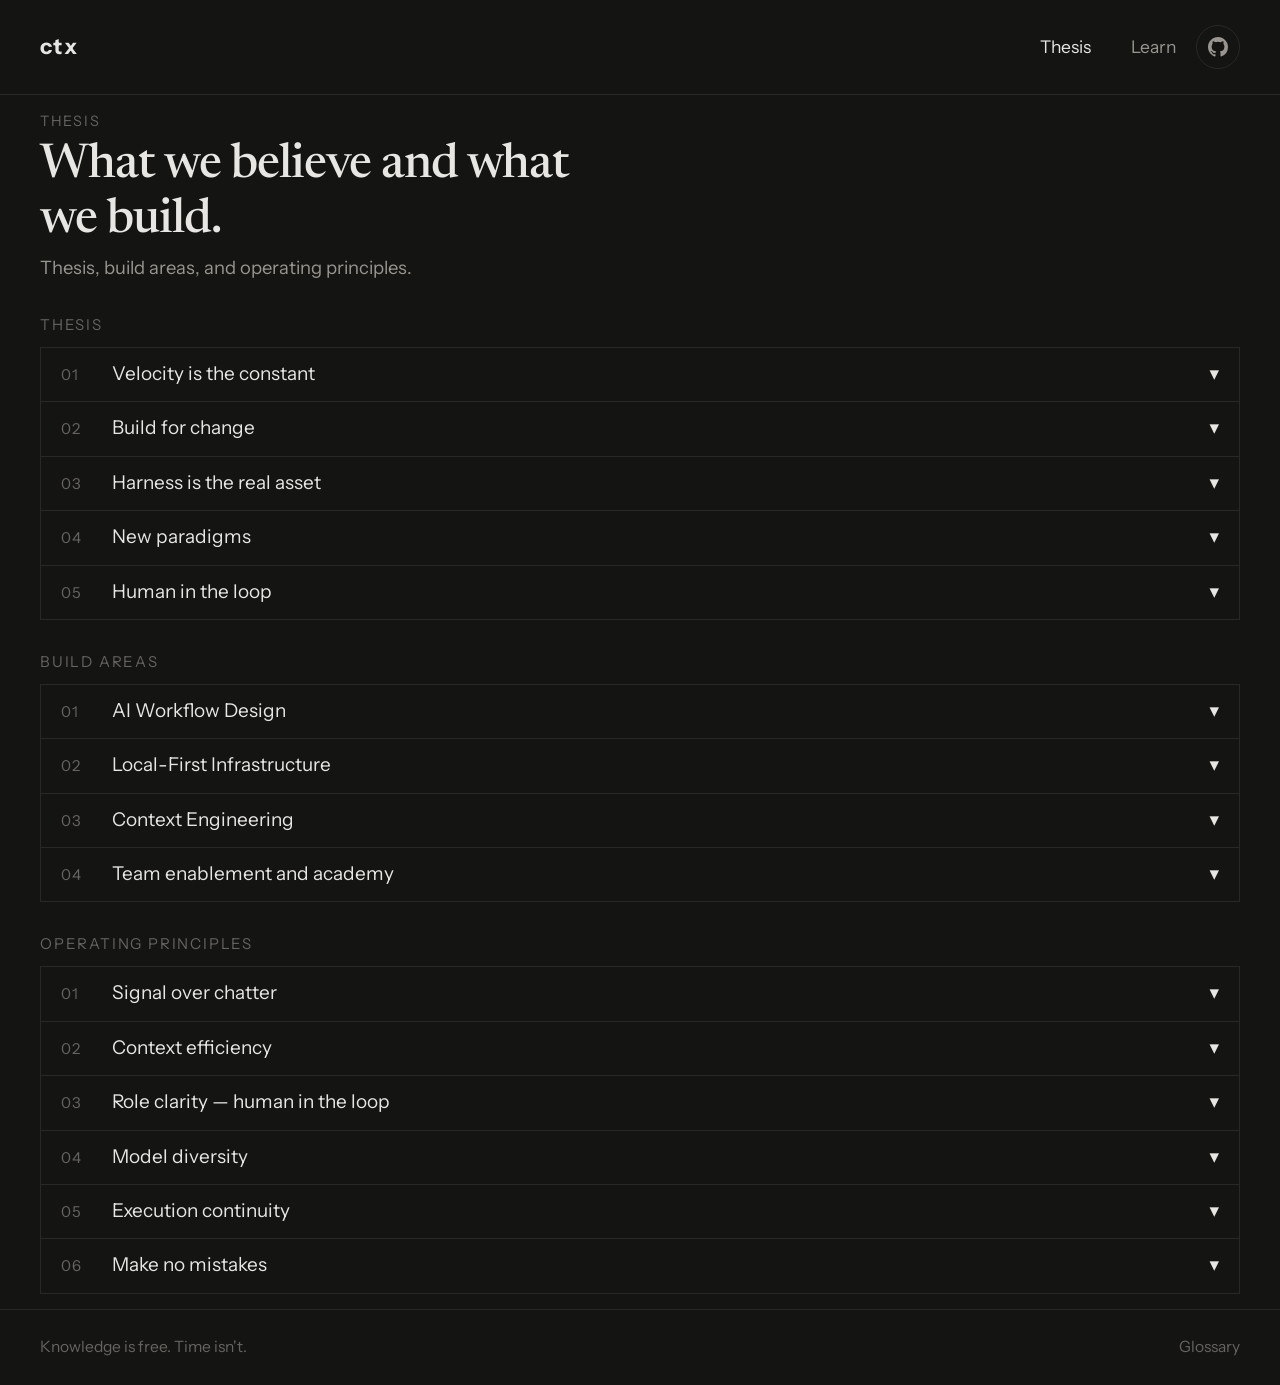
<file: practice/index.html>
<!doctype html><html lang="en"><head>
<meta charset="UTF-8" />
<meta name="viewport" content="width=device-width, initial-scale=1.0" />
<meta http-equiv="refresh" content="0;url=/thesis">
<link rel="icon" href="/favicon.svg" type="image/svg+xml" />
<meta name="apple-mobile-web-app-title" content="ctx" />
<link rel="canonical" href="https://ctx.earth/thesis" />
<title>Redirecting to Thesis — ctx</title>
</head><body><script>window.location.replace("/thesis")</script></body></html>
</file>
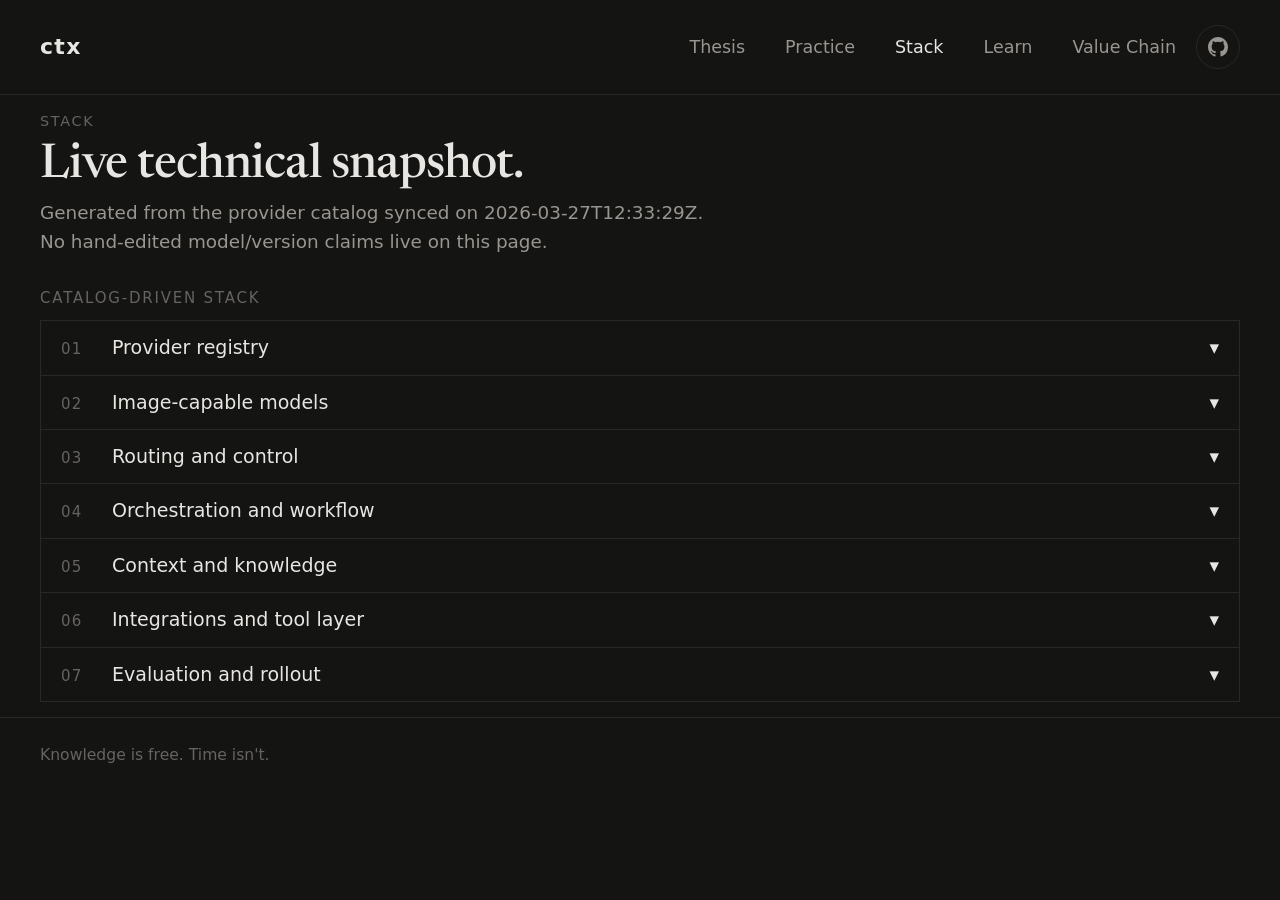
<file: stack/index.html>
<!doctype html>
<html lang="en">
  <head>
    <meta charset="UTF-8" />
    <meta name="viewport" content="width=device-width, initial-scale=1.0" />
    <title>Stack - ctx</title>
    <link rel="preconnect" href="https://fonts.googleapis.com" />
    <link rel="preconnect" href="https://fonts.gstatic.com" crossorigin />
    <link
      href="https://fonts.googleapis.com/css2?family=Inter:wght@400;500;600;700&family=Newsreader:ital,wght@0,400;0,500;1,400&display=swap"
      rel="stylesheet"
    />
    <link rel="stylesheet" href="/styles.css" />
    <link rel="canonical" href="https://ctx.earth/stack" />
  </head>
  <body class="subpage">
    <header class="site-header">
      <a class="brand" href="/">ctx</a>
      <div class="header-actions">
        <button class="nav-toggle" type="button" aria-expanded="false" aria-controls="site-nav" aria-label="Open navigation">
          <span>Menu</span>
        </button>
        <nav id="site-nav" class="top-nav">
          <a class="nav-link" href="/thesis">Thesis</a>
          <a class="nav-link" href="/practice">Practice</a>
          <a class="nav-link" href="/stack">Stack</a>
          <a class="nav-link" href="/learn">Learn</a>
          <a class="nav-link" href="/value-chain">Value Chain</a>
        </nav>
        <a
          class="repo-link"
          href="https://github.com/oxnr/ctx"
          target="_blank"
          rel="noreferrer"
          aria-label="View ctx on GitHub"
          title="View source on GitHub"
        >
          <svg viewBox="0 0 16 16" aria-hidden="true">
            <path
              d="M8 0C3.58 0 0 3.58 0 8c0 3.54 2.29 6.53 5.47 7.59.4.07.55-.17.55-.38 0-.19-.01-.82-.01-1.49-2.01.37-2.53-.49-2.69-.94-.09-.23-.48-.94-.82-1.13-.28-.15-.68-.52-.01-.53.63-.01 1.08.58 1.23.82.72 1.21 1.87.87 2.33.66.07-.52.28-.87.51-1.07-1.78-.2-3.64-.89-3.64-3.95 0-.87.31-1.59.82-2.15-.08-.2-.36-1.01.08-2.1 0 0 .67-.21 2.2.82a7.56 7.56 0 0 1 4 0c1.53-1.04 2.2-.82 2.2-.82.44 1.09.16 1.9.08 2.1.51.56.82 1.27.82 2.15 0 3.07-1.87 3.75-3.65 3.95.29.25.54.73.54 1.48 0 1.07-.01 1.93-.01 2.2 0 .21.15.46.55.38A8.01 8.01 0 0 0 16 8c0-4.42-3.58-8-8-8Z"
            />
          </svg>
        </a>
      </div>
    </header>

    <main>
      <section class="hero section" data-reveal>
        <p class="hero-kicker">Stack</p>
        <h1>Live technical snapshot.</h1>
        <p class="hero-subtitle">
          Generated from the provider catalog synced on 2026-03-27T12:33:29Z. No hand-edited model/version claims live on this page.
        </p>
      </section>

      <section class="section section-compact" data-reveal>
        <p class="section-label">Catalog-driven stack</p>
        <div class="accordion-list">
          <article class="accordion" data-group="stack">
            <button class="accordion__toggle" aria-expanded="false" aria-controls="stack-providers">
              <span class="accordion__title">
                <span class="accordion__index">01</span>
                <span>Provider registry</span>
              </span>
              <span aria-hidden="true">▾</span>
            </button>
            <div class="accordion__panel" id="stack-providers">
              <div class="panel-block">
                <p class="stack-note">
                  Current provider counts and latest listed model per provider family, generated from the synced catalog on 2026-03-27T12:33:29Z. Model links point to their OpenRouter pages when the slug is available directly from the catalog.
                </p>
                <div class="table-wrap"><table class="data-table"><thead><tr><th>Provider</th><th>Count</th><th>Latest model</th><th>Latest model created (UTC)</th></tr></thead><tbody><tr><td>openai</td><td>62</td><td><a href="https://openrouter.ai/openai/gpt-5.4-nano" target="_blank" rel="noreferrer">openai/gpt-5.4-nano</a></td><td>2026-03-17 11:49 UTC</td></tr><tr><td>qwen</td><td>49</td><td><a href="https://openrouter.ai/qwen/qwen3.5-9b" target="_blank" rel="noreferrer">qwen/qwen3.5-9b</a></td><td>2026-03-10 14:19 UTC</td></tr><tr><td>google</td><td>26</td><td><a href="https://openrouter.ai/google/gemini-3.1-flash-lite-preview" target="_blank" rel="noreferrer">google/gemini-3.1-flash-lite-preview</a></td><td>2026-03-03 04:37 UTC</td></tr><tr><td>mistralai</td><td>26</td><td><a href="https://openrouter.ai/mistralai/mistral-small-2603" target="_blank" rel="noreferrer">mistralai/mistral-small-2603</a></td><td>2026-03-16 21:14 UTC</td></tr><tr><td>meta-llama</td><td>14</td><td><a href="https://openrouter.ai/meta-llama/llama-guard-4-12b" target="_blank" rel="noreferrer">meta-llama/llama-guard-4-12b</a></td><td>2025-04-30 01:06 UTC</td></tr><tr><td>anthropic</td><td>13</td><td><a href="https://openrouter.ai/anthropic/claude-sonnet-4.6" target="_blank" rel="noreferrer">anthropic/claude-sonnet-4.6</a></td><td>2026-02-17 15:43 UTC</td></tr><tr><td>deepseek</td><td>11</td><td><a href="https://openrouter.ai/deepseek/deepseek-v3.2-speciale" target="_blank" rel="noreferrer">deepseek/deepseek-v3.2-speciale</a></td><td>2025-12-01 13:13 UTC</td></tr><tr><td>nvidia</td><td>11</td><td><a href="https://openrouter.ai/nvidia/nemotron-3-super-120b-a12b" target="_blank" rel="noreferrer">nvidia/nemotron-3-super-120b-a12b</a></td><td>2026-03-11 16:07 UTC</td></tr><tr><td>z-ai</td><td>11</td><td><a href="https://openrouter.ai/z-ai/glm-5-turbo" target="_blank" rel="noreferrer">z-ai/glm-5-turbo</a></td><td>2026-03-15 14:06 UTC</td></tr><tr><td>x-ai</td><td>10</td><td><a href="https://openrouter.ai/x-ai/grok-4.20-multi-agent-beta" target="_blank" rel="noreferrer">x-ai/grok-4.20-multi-agent-beta</a></td><td>2026-03-12 14:22 UTC</td></tr><tr><td>minimax</td><td>8</td><td><a href="https://openrouter.ai/minimax/minimax-m2.7" target="_blank" rel="noreferrer">minimax/minimax-m2.7</a></td><td>2026-03-18 12:24 UTC</td></tr><tr><td>arcee-ai</td><td>7</td><td><a href="https://openrouter.ai/arcee-ai/trinity-large-preview:free" target="_blank" rel="noreferrer">arcee-ai/trinity-large-preview:free</a></td><td>2026-01-27 22:24 UTC</td></tr><tr><td>nousresearch</td><td>6</td><td><a href="https://openrouter.ai/nousresearch/hermes-4-70b" target="_blank" rel="noreferrer">nousresearch/hermes-4-70b</a></td><td>2025-08-26 19:23 UTC</td></tr><tr><td>amazon</td><td>5</td><td><a href="https://openrouter.ai/amazon/nova-2-lite-v1" target="_blank" rel="noreferrer">amazon/nova-2-lite-v1</a></td><td>2025-12-02 17:31 UTC</td></tr><tr><td>baidu</td><td>5</td><td><a href="https://openrouter.ai/baidu/ernie-4.5-21b-a3b-thinking" target="_blank" rel="noreferrer">baidu/ernie-4.5-21b-a3b-thinking</a></td><td>2025-10-09 22:28 UTC</td></tr><tr><td>liquid</td><td>5</td><td><a href="https://openrouter.ai/liquid/lfm-2-24b-a2b" target="_blank" rel="noreferrer">liquid/lfm-2-24b-a2b</a></td><td>2026-02-25 19:45 UTC</td></tr><tr><td>perplexity</td><td>5</td><td><a href="https://openrouter.ai/perplexity/sonar-pro-search" target="_blank" rel="noreferrer">perplexity/sonar-pro-search</a></td><td>2025-10-30 19:59 UTC</td></tr><tr><td>sao10k</td><td>5</td><td><a href="https://openrouter.ai/sao10k/l3.1-70b-hanami-x1" target="_blank" rel="noreferrer">sao10k/l3.1-70b-hanami-x1</a></td><td>2025-01-08 02:20 UTC</td></tr><tr><td>aion-labs</td><td>4</td><td><a href="https://openrouter.ai/aion-labs/aion-2.0" target="_blank" rel="noreferrer">aion-labs/aion-2.0</a></td><td>2026-02-23 21:15 UTC</td></tr><tr><td>allenai</td><td>4</td><td><a href="https://openrouter.ai/allenai/olmo-3.1-32b-instruct" target="_blank" rel="noreferrer">allenai/olmo-3.1-32b-instruct</a></td><td>2026-01-06 19:42 UTC</td></tr><tr><td>bytedance-seed</td><td>4</td><td><a href="https://openrouter.ai/bytedance-seed/seed-2.0-lite" target="_blank" rel="noreferrer">bytedance-seed/seed-2.0-lite</a></td><td>2026-03-10 15:40 UTC</td></tr><tr><td>cohere</td><td>4</td><td><a href="https://openrouter.ai/cohere/command-a" target="_blank" rel="noreferrer">cohere/command-a</a></td><td>2025-03-13 19:32 UTC</td></tr><tr><td>moonshotai</td><td>4</td><td><a href="https://openrouter.ai/moonshotai/kimi-k2.5" target="_blank" rel="noreferrer">moonshotai/kimi-k2.5</a></td><td>2026-01-27 04:11 UTC</td></tr><tr><td>thedrummer</td><td>4</td><td><a href="https://openrouter.ai/thedrummer/cydonia-24b-v4.1" target="_blank" rel="noreferrer">thedrummer/cydonia-24b-v4.1</a></td><td>2025-09-27 00:11 UTC</td></tr><tr><td>inception</td><td>3</td><td><a href="https://openrouter.ai/inception/mercury-2" target="_blank" rel="noreferrer">inception/mercury-2</a></td><td>2026-03-04 14:57 UTC</td></tr><tr><td>openrouter</td><td>3</td><td><a href="https://openrouter.ai/openrouter/free" target="_blank" rel="noreferrer">openrouter/free</a></td><td>2026-02-01 03:43 UTC</td></tr><tr><td>xiaomi</td><td>3</td><td><a href="https://openrouter.ai/xiaomi/mimo-v2-omni" target="_blank" rel="noreferrer">xiaomi/mimo-v2-omni</a></td><td>2026-03-18 19:55 UTC</td></tr><tr><td>inflection</td><td>2</td><td><a href="https://openrouter.ai/inflection/inflection-3-pi" target="_blank" rel="noreferrer">inflection/inflection-3-pi</a></td><td>2024-10-11 00:00 UTC</td></tr><tr><td>microsoft</td><td>2</td><td><a href="https://openrouter.ai/microsoft/phi-4" target="_blank" rel="noreferrer">microsoft/phi-4</a></td><td>2025-01-10 06:17 UTC</td></tr><tr><td>morph</td><td>2</td><td><a href="https://openrouter.ai/morph/morph-v3-large" target="_blank" rel="noreferrer">morph/morph-v3-large</a></td><td>2025-07-07 17:54 UTC</td></tr><tr><td>relace</td><td>2</td><td><a href="https://openrouter.ai/relace/relace-search" target="_blank" rel="noreferrer">relace/relace-search</a></td><td>2025-12-08 17:06 UTC</td></tr><tr><td>stepfun</td><td>2</td><td><a href="https://openrouter.ai/stepfun/step-3.5-flash" target="_blank" rel="noreferrer">stepfun/step-3.5-flash</a></td><td>2026-01-29 23:12 UTC</td></tr><tr><td>ai21</td><td>1</td><td><a href="https://openrouter.ai/ai21/jamba-large-1.7" target="_blank" rel="noreferrer">ai21/jamba-large-1.7</a></td><td>2025-08-08 16:03 UTC</td></tr><tr><td>alfredpros</td><td>1</td><td><a href="https://openrouter.ai/alfredpros/codellama-7b-instruct-solidity" target="_blank" rel="noreferrer">alfredpros/codellama-7b-instruct-solidity</a></td><td>2025-04-14 14:44 UTC</td></tr><tr><td>alibaba</td><td>1</td><td><a href="https://openrouter.ai/alibaba/tongyi-deepresearch-30b-a3b" target="_blank" rel="noreferrer">alibaba/tongyi-deepresearch-30b-a3b</a></td><td>2025-09-18 15:53 UTC</td></tr><tr><td>alpindale</td><td>1</td><td><a href="https://openrouter.ai/alpindale/goliath-120b" target="_blank" rel="noreferrer">alpindale/goliath-120b</a></td><td>2023-11-10 00:00 UTC</td></tr><tr><td>anthracite-org</td><td>1</td><td><a href="https://openrouter.ai/anthracite-org/magnum-v4-72b" target="_blank" rel="noreferrer">anthracite-org/magnum-v4-72b</a></td><td>2024-10-22 00:00 UTC</td></tr><tr><td>bytedance</td><td>1</td><td><a href="https://openrouter.ai/bytedance/ui-tars-1.5-7b" target="_blank" rel="noreferrer">bytedance/ui-tars-1.5-7b</a></td><td>2025-07-22 17:24 UTC</td></tr><tr><td>cognitivecomputations</td><td>1</td><td><a href="https://openrouter.ai/cognitivecomputations/dolphin-mistral-24b-venice-edition:free" target="_blank" rel="noreferrer">cognitivecomputations/dolphin-mistral-24b-venice-edition:free</a></td><td>2025-07-09 21:02 UTC</td></tr><tr><td>deepcogito</td><td>1</td><td><a href="https://openrouter.ai/deepcogito/cogito-v2.1-671b" target="_blank" rel="noreferrer">deepcogito/cogito-v2.1-671b</a></td><td>2025-11-13 22:00 UTC</td></tr><tr><td>eleutherai</td><td>1</td><td><a href="https://openrouter.ai/eleutherai/llemma_7b" target="_blank" rel="noreferrer">eleutherai/llemma_7b</a></td><td>2025-04-14 15:07 UTC</td></tr><tr><td>essentialai</td><td>1</td><td><a href="https://openrouter.ai/essentialai/rnj-1-instruct" target="_blank" rel="noreferrer">essentialai/rnj-1-instruct</a></td><td>2025-12-07 08:07 UTC</td></tr><tr><td>gryphe</td><td>1</td><td><a href="https://openrouter.ai/gryphe/mythomax-l2-13b" target="_blank" rel="noreferrer">gryphe/mythomax-l2-13b</a></td><td>2023-07-02 00:00 UTC</td></tr><tr><td>ibm-granite</td><td>1</td><td><a href="https://openrouter.ai/ibm-granite/granite-4.0-h-micro" target="_blank" rel="noreferrer">ibm-granite/granite-4.0-h-micro</a></td><td>2025-10-20 02:34 UTC</td></tr><tr><td>kwaipilot</td><td>1</td><td><a href="https://openrouter.ai/kwaipilot/kat-coder-pro" target="_blank" rel="noreferrer">kwaipilot/kat-coder-pro</a></td><td>2025-11-10 03:38 UTC</td></tr><tr><td>mancer</td><td>1</td><td><a href="https://openrouter.ai/mancer/weaver" target="_blank" rel="noreferrer">mancer/weaver</a></td><td>2023-08-02 00:00 UTC</td></tr><tr><td>meituan</td><td>1</td><td><a href="https://openrouter.ai/meituan/longcat-flash-chat" target="_blank" rel="noreferrer">meituan/longcat-flash-chat</a></td><td>2025-09-09 14:20 UTC</td></tr><tr><td>nex-agi</td><td>1</td><td><a href="https://openrouter.ai/nex-agi/deepseek-v3.1-nex-n1" target="_blank" rel="noreferrer">nex-agi/deepseek-v3.1-nex-n1</a></td><td>2025-12-08 14:33 UTC</td></tr><tr><td>prime-intellect</td><td>1</td><td><a href="https://openrouter.ai/prime-intellect/intellect-3" target="_blank" rel="noreferrer">prime-intellect/intellect-3</a></td><td>2025-11-27 03:02 UTC</td></tr><tr><td>reka</td><td>1</td><td><a href="https://openrouter.ai/reka/reka-edge" target="_blank" rel="noreferrer">reka/reka-edge</a></td><td>2026-03-20 17:16 UTC</td></tr><tr><td>switchpoint</td><td>1</td><td><a href="https://openrouter.ai/switchpoint/router" target="_blank" rel="noreferrer">switchpoint/router</a></td><td>2025-07-11 22:28 UTC</td></tr><tr><td>tencent</td><td>1</td><td><a href="https://openrouter.ai/tencent/hunyuan-a13b-instruct" target="_blank" rel="noreferrer">tencent/hunyuan-a13b-instruct</a></td><td>2025-07-08 15:14 UTC</td></tr><tr><td>tngtech</td><td>1</td><td><a href="https://openrouter.ai/tngtech/deepseek-r1t2-chimera" target="_blank" rel="noreferrer">tngtech/deepseek-r1t2-chimera</a></td><td>2025-07-08 15:03 UTC</td></tr><tr><td>undi95</td><td>1</td><td><a href="https://openrouter.ai/undi95/remm-slerp-l2-13b" target="_blank" rel="noreferrer">undi95/remm-slerp-l2-13b</a></td><td>2023-07-22 00:00 UTC</td></tr><tr><td>upstage</td><td>1</td><td><a href="https://openrouter.ai/upstage/solar-pro-3" target="_blank" rel="noreferrer">upstage/solar-pro-3</a></td><td>2026-01-27 02:33 UTC</td></tr><tr><td>writer</td><td>1</td><td><a href="https://openrouter.ai/writer/palmyra-x5" target="_blank" rel="noreferrer">writer/palmyra-x5</a></td><td>2026-01-21 13:57 UTC</td></tr></tbody></table></div>
              </div>
            </div>
          </article>

          <article class="accordion" data-group="stack">
            <button class="accordion__toggle" aria-expanded="false" aria-controls="stack-images">
              <span class="accordion__title">
                <span class="accordion__index">02</span>
                <span>Image-capable models</span>
              </span>
              <span aria-hidden="true">▾</span>
            </button>
            <div class="accordion__panel" id="stack-images">
              <div class="panel-block">
                <p class="stack-note">
                  Latest image-capable entries from the same provider snapshot. Use this as the starting point for multimodal routing decisions.
                </p>
                <div class="table-wrap"><table class="data-table"><thead><tr><th>Provider</th><th>Model</th><th>Context</th><th>Latest created (UTC)</th></tr></thead><tbody><tr><td>google</td><td><a href="https://openrouter.ai/google/gemini-3.1-flash-image-preview" target="_blank" rel="noreferrer">google/gemini-3.1-flash-image-preview</a></td><td>65536</td><td>2026-02-26 15:25 UTC</td></tr><tr><td>google</td><td><a href="https://openrouter.ai/google/gemini-3-pro-image-preview" target="_blank" rel="noreferrer">google/gemini-3-pro-image-preview</a></td><td>65536</td><td>2025-11-20 15:49 UTC</td></tr><tr><td>openai</td><td><a href="https://openrouter.ai/openai/gpt-5-image-mini" target="_blank" rel="noreferrer">openai/gpt-5-image-mini</a></td><td>400000</td><td>2025-10-16 14:23 UTC</td></tr><tr><td>openai</td><td><a href="https://openrouter.ai/openai/gpt-5-image" target="_blank" rel="noreferrer">openai/gpt-5-image</a></td><td>400000</td><td>2025-10-14 13:19 UTC</td></tr><tr><td>google</td><td><a href="https://openrouter.ai/google/gemini-2.5-flash-image" target="_blank" rel="noreferrer">google/gemini-2.5-flash-image</a></td><td>32768</td><td>2025-10-07 20:53 UTC</td></tr><tr><td>openrouter</td><td><a href="https://openrouter.ai/openrouter/auto" target="_blank" rel="noreferrer">openrouter/auto</a></td><td>2000000</td><td>2023-11-08 00:00 UTC</td></tr></tbody></table></div>
              </div>
            </div>
          </article>

          <article class="accordion" data-group="stack">
            <button class="accordion__toggle" aria-expanded="false" aria-controls="stack-routing">
              <span class="accordion__title">
                <span class="accordion__index">03</span>
                <span>Routing and control</span>
              </span>
              <span aria-hidden="true">▾</span>
            </button>
            <div class="accordion__panel" id="stack-routing">
              <p>
                This is the layer that decides which model gets which job. It should route by task type, risk, speed, cost, and fallback rules instead of hard-coding one favorite model everywhere.
              </p>
              <ul>
                <li>Route by task, not by brand.</li>
                <li>Keep a fallback path when a provider is down or no longer worth the cost.</li>
                <li>Keep routing policy separate from prompt text so it can change cleanly.</li>
              </ul>
            </div>
          </article>

          <article class="accordion" data-group="stack">
            <button class="accordion__toggle" aria-expanded="false" aria-controls="stack-orchestration">
              <span class="accordion__title">
                <span class="accordion__index">04</span>
                <span>Orchestration and workflow</span>
              </span>
              <span aria-hidden="true">▾</span>
            </button>
            <div class="accordion__panel" id="stack-orchestration">
              <p>
                This is how work moves through the system: plan, execute, review, approve, publish. It includes agent roles, task handoffs, retries, and the small reusable behaviors around them.
              </p>
              <ul>
                <li>Separate planning, execution, and review.</li>
                <li>Use clear task contracts, not vague prompts passed from step to step.</li>
                <li>Keep skills, hooks, and automation around repeatable points in the workflow.</li>
              </ul>
            </div>
          </article>

          <article class="accordion" data-group="stack">
            <button class="accordion__toggle" aria-expanded="false" aria-controls="stack-context">
              <span class="accordion__title">
                <span class="accordion__index">05</span>
                <span>Context and knowledge</span>
              </span>
              <span aria-hidden="true">▾</span>
            </button>
            <div class="accordion__panel" id="stack-context">
              <p>
                Models are only as good as the context they get. This layer keeps prompts, docs, retrieval, decisions, and working state useful without stuffing everything into one giant prompt.
              </p>
              <ul>
                <li>Keep context scoped to the job.</li>
                <li>Store durable knowledge in docs, indexes, and retrieval systems.</li>
                <li>Reset stale state instead of letting it pile up.</li>
              </ul>
            </div>
          </article>

          <article class="accordion" data-group="stack">
            <button class="accordion__toggle" aria-expanded="false" aria-controls="stack-integration">
              <span class="accordion__title">
                <span class="accordion__index">06</span>
                <span>Integrations and tool layer</span>
              </span>
              <span aria-hidden="true">▾</span>
            </button>
            <div class="accordion__panel" id="stack-integration">
              <p>
                This is where the system touches the outside world: files, APIs, databases, search, GitHub, terminals, and optional protocol adapters.
              </p>
              <ul>
                <li>Prefer simple local interfaces first.</li>
                <li>Use MCP or similar adapters when they reduce integration work, not as the foundation of the stack.</li>
                <li>Keep tool access explicit so it is easy to audit and replace.</li>
              </ul>
            </div>
          </article>

          <article class="accordion" data-group="stack">
            <button class="accordion__toggle" aria-expanded="false" aria-controls="stack-eval">
              <span class="accordion__title">
                <span class="accordion__index">07</span>
                <span>Evaluation and rollout</span>
              </span>
              <span aria-hidden="true">▾</span>
            </button>
            <div class="accordion__panel" id="stack-eval">
              <p>
                You need a way to know whether the system is improving or drifting. This layer covers evals, observability, rollout rules, and team adoption.
              </p>
              <ul>
                <li>Use eval sets and approval gates before high-impact changes.</li>
                <li>Track cost, quality, and failures in the open.</li>
                <li>Make rollout, rollback, and team training part of the stack, not an afterthought.</li>
              </ul>
            </div>
          </article>
        </div>
      </section>
    </main>

    <footer class="site-footer">
      <p>Knowledge is free. Time isn't.</p>
    </footer>

    <script src="/script.js" defer></script>
  </body>
</html>
</file>
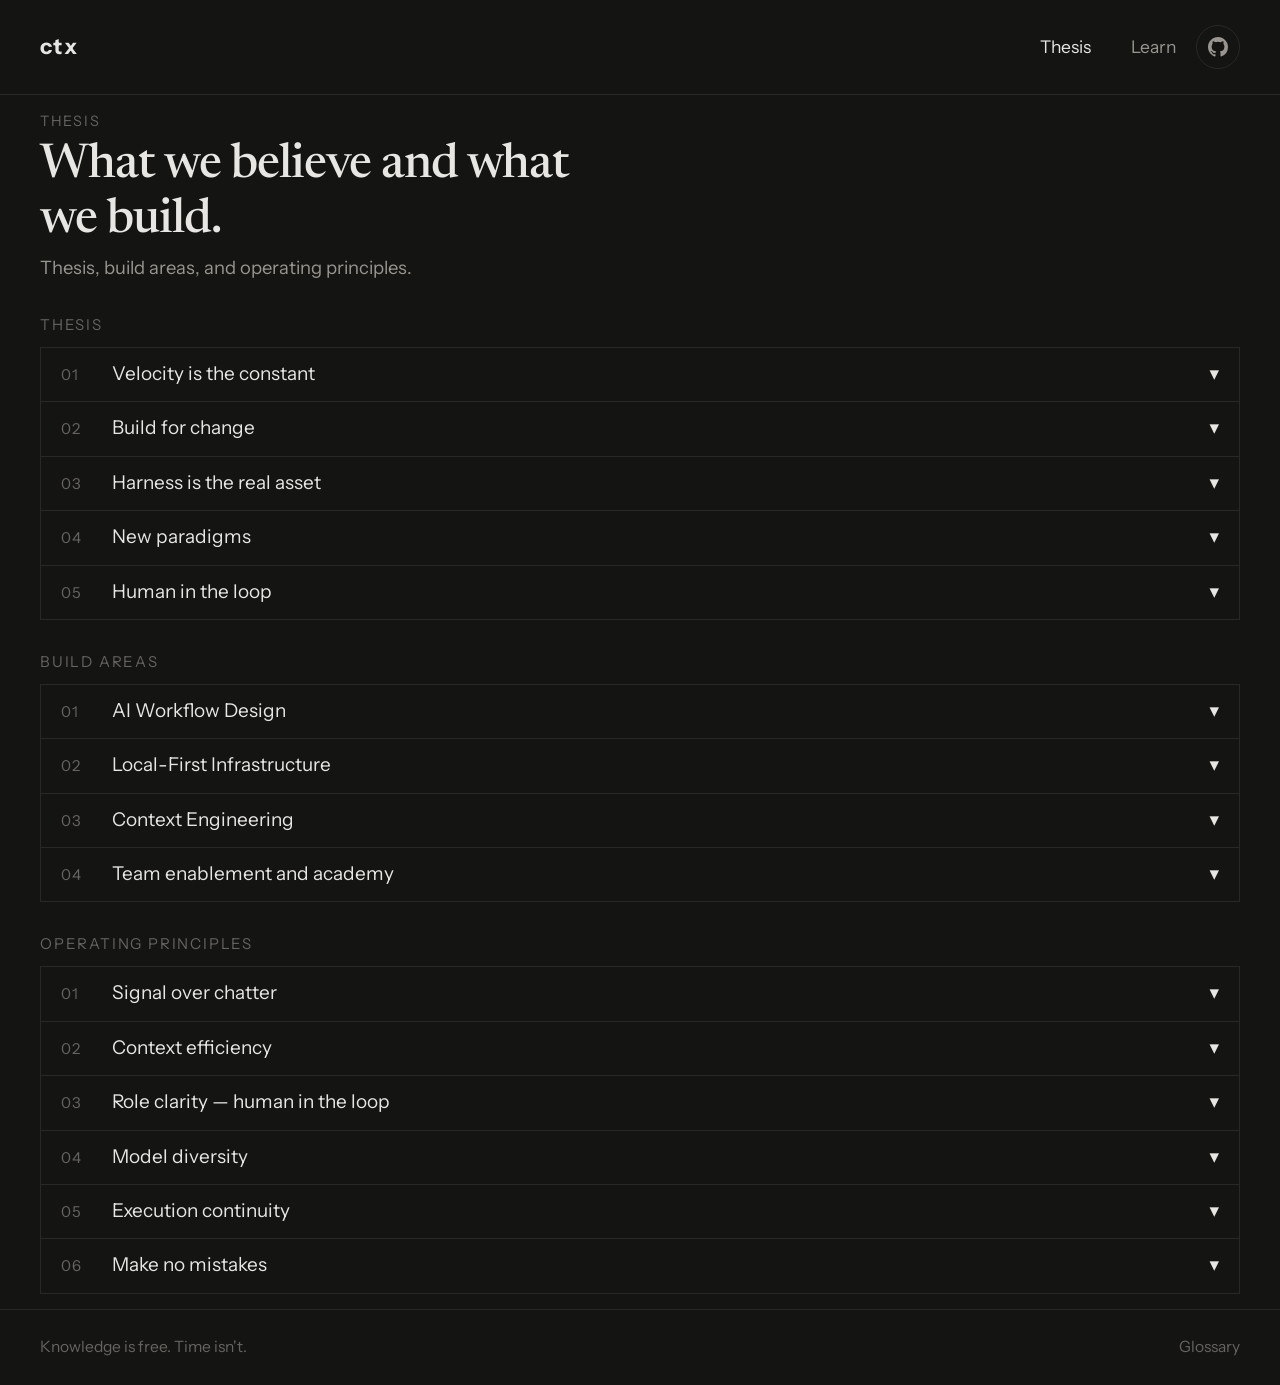
<file: thesis/index.html>
<!doctype html>
<html lang="en">
  <head>
    <meta charset="UTF-8" />
    <meta name="viewport" content="width=device-width, initial-scale=1.0" />
    <title>Thesis — ctx</title>
    <link rel="preconnect" href="https://fonts.googleapis.com" />
    <link rel="preconnect" href="https://fonts.gstatic.com" crossorigin />
    <link
      href="https://fonts.googleapis.com/css2?family=Instrument+Sans:wght@400;500;600;700&family=Newsreader:ital,wght@0,400;0,500;1,400&display=swap"
      rel="stylesheet"
    />
    <link rel="stylesheet" href="/styles.css" />
    <link rel="icon" href="/favicon.svg" type="image/svg+xml" />
    <meta name="apple-mobile-web-app-title" content="ctx" />
    <link rel="canonical" href="https://ctx.earth/thesis" />
  </head>
  <body class="subpage">
    <header class="site-header">
      <a class="brand" href="/">ctx</a>
      <div class="header-actions">
        <button class="nav-toggle" type="button" aria-expanded="false" aria-controls="site-nav" aria-label="Open navigation">
          <span>Menu</span>
        </button>
        <nav id="site-nav" class="top-nav">
          <a class="nav-link" href="/thesis">Thesis</a>
          <a class="nav-link" href="/learn">Learn</a>
        </nav>
        <a
          class="repo-link"
          href="https://github.com/oxnr/ctx"
          target="_blank"
          rel="noreferrer"
          aria-label="View ctx on GitHub"
          title="View source on GitHub"
        >
          <svg viewBox="0 0 16 16" aria-hidden="true">
            <path
              d="M8 0C3.58 0 0 3.58 0 8c0 3.54 2.29 6.53 5.47 7.59.4.07.55-.17.55-.38 0-.19-.01-.82-.01-1.49-2.01.37-2.53-.49-2.69-.94-.09-.23-.48-.94-.82-1.13-.28-.15-.68-.52-.01-.53.63-.01 1.08.58 1.23.82.72 1.21 1.87.87 2.33.66.07-.52.28-.87.51-1.07-1.78-.2-3.64-.89-3.64-3.95 0-.87.31-1.59.82-2.15-.08-.2-.36-1.01.08-2.1 0 0 .67-.21 2.2.82a7.56 7.56 0 0 1 4 0c1.53-1.04 2.2-.82 2.2-.82.44 1.09.16 1.9.08 2.1.51.56.82 1.27.82 2.15 0 3.07-1.87 3.75-3.65 3.95.29.25.54.73.54 1.48 0 1.07-.01 1.93-.01 2.2 0 .21.15.46.55.38A8.01 8.01 0 0 0 16 8c0-4.42-3.58-8-8-8Z"
            />
          </svg>
        </a>
      </div>
    </header>

    <main>
      <section class="hero section" data-reveal>
        <p class="hero-kicker">Thesis</p>
        <h1>What we believe and what we build.</h1>
        <p class="hero-subtitle">
          Thesis, build areas, and operating principles.
        </p>
      </section>

      <section class="section section-compact" data-reveal>
        <p class="section-label">Thesis</p>
        <div class="accordion-list">
          <article class="accordion" data-group="thesis">
            <button class="accordion__toggle" aria-expanded="false" aria-controls="thesis-premise">
              <span class="accordion__title">
                <span class="accordion__index">01</span>
                <span>Velocity is the constant</span>
              </span>
              <span aria-hidden="true">&#9662;</span>
            </button>
            <div class="accordion__panel" id="thesis-premise">
              <p>
                New models drop every other month. Code ships at record velocity. AI-assisted commits went from roughly 3% in 2023 to over 25% in 2025, and generation speed is accelerating faster than review pipelines, testing infrastructure, and deployment gates can adapt.
              </p>
              <p>
                This is not incremental — it is a phase change. What should stay stable is the system around the model: how context comes in, how work gets routed, how outputs get checked, and where people step in. When everything moves this fast, the only durable advantage is the ability to absorb change without rebuilding.
              </p>
              <div class="learn__diagram">
                <svg class="learn__svg" viewBox="0 0 540 80" fill="none" xmlns="http://www.w3.org/2000/svg">
                  <rect x="2" y="20" width="90" height="40" rx="4" stroke="#e8e6e3" stroke-width="1.5"/>
                  <text x="47" y="45" text-anchor="middle" fill="#999590" font-family="Inter,sans-serif" font-size="11">New Model</text>
                  <line x1="92" y1="40" x2="122" y2="40" stroke="#666360" stroke-width="1.5" marker-end="url(#arrow-thesis01)"/>
                  <rect x="122" y="20" width="70" height="40" rx="4" stroke="#e8e6e3" stroke-width="1.5"/>
                  <text x="157" y="45" text-anchor="middle" fill="#999590" font-family="Inter,sans-serif" font-size="11">Adopt</text>
                  <line x1="192" y1="40" x2="222" y2="40" stroke="#666360" stroke-width="1.5" marker-end="url(#arrow-thesis01)"/>
                  <rect x="222" y="20" width="90" height="40" rx="4" stroke="#e8e6e3" stroke-width="1.5"/>
                  <text x="267" y="45" text-anchor="middle" fill="#999590" font-family="Inter,sans-serif" font-size="11">Deprecate</text>
                  <line x1="312" y1="40" x2="342" y2="40" stroke="#666360" stroke-width="1.5" marker-end="url(#arrow-thesis01)"/>
                  <rect x="342" y="20" width="70" height="40" rx="4" stroke="#e8e6e3" stroke-width="1.5"/>
                  <text x="377" y="45" text-anchor="middle" fill="#999590" font-family="Inter,sans-serif" font-size="11">Swap</text>
                  <path d="M412 50 Q412 70 270 70 Q47 70 47 60" stroke="#666360" stroke-width="1.5" fill="none" marker-end="url(#arrow-thesis01)"/>
                  <defs>
                    <marker id="arrow-thesis01" viewBox="0 0 10 10" refX="9" refY="5" markerWidth="6" markerHeight="6" orient="auto-start-reverse">
                      <path d="M 0 0 L 10 5 L 0 10 z" fill="#666360"/>
                    </marker>
                  </defs>
                </svg>
              </div>
            </div>
          </article>
          <article class="accordion" data-group="thesis">
            <button class="accordion__toggle" aria-expanded="false" aria-controls="thesis-longevity">
              <span class="accordion__title">
                <span class="accordion__index">02</span>
                <span>Build for change</span>
              </span>
              <span aria-hidden="true">&#9662;</span>
            </button>
            <div class="accordion__panel" id="thesis-longevity">
              <p>
                You should be able to change providers, swap models, rewrite prompts, and restructure workflows without tearing everything down. This applies to more than code — processes, evaluation criteria, team roles, and documentation should all be designed to evolve.
              </p>
              <p>
                If a better model shows up next month, a new paradigm emerges next quarter, or your requirements shift overnight, the system should absorb the change without a rewrite. That is a design choice, not luck.
              </p>
            </div>
          </article>
          <article class="accordion" data-group="thesis">
            <button class="accordion__toggle" aria-expanded="false" aria-controls="thesis-context">
              <span class="accordion__title">
                <span class="accordion__index">03</span>
                <span>Harness is the real asset</span>
              </span>
              <span aria-hidden="true">&#9662;</span>
            </button>
            <div class="accordion__panel" id="thesis-context">
              <p>
                The expensive part is not the model or the API bill. It is the system around the model — context, workflows, evaluation, integrations, and the decisions that shaped them. Context sits at the center: what the system knows about your team, your work, your constraints, and your history. But the harness is more than context. It includes how work gets routed, how outputs get checked, how failures get caught, and how humans stay in control.
              </p>
              <p>
                Good harness is small, explicit, versioned, and portable. Bad harness is tangled with a single provider and collapses when you swap models.
              </p>
              <div class="learn__diagram">
                <svg class="learn__svg" viewBox="0 0 540 140" fill="none" xmlns="http://www.w3.org/2000/svg">
                  <rect x="90" y="2" width="360" height="136" rx="8" stroke="#e8e6e3" stroke-width="2" stroke-dasharray="6 3"/>
                  <text x="270" y="20" text-anchor="middle" fill="#666360" font-family="Inter,sans-serif" font-size="10">Harness</text>
                  <rect x="195" y="45" width="150" height="50" rx="4" stroke="#e8e6e3" stroke-width="2"/>
                  <text x="270" y="75" text-anchor="middle" fill="#e8e6e3" font-family="Inter,sans-serif" font-size="12" font-weight="600">Context</text>
                  <rect x="105" y="30" width="80" height="30" rx="4" stroke="#e8e6e3" stroke-width="1.5"/>
                  <text x="145" y="50" text-anchor="middle" fill="#999590" font-family="Inter,sans-serif" font-size="10">Workflows</text>
                  <rect x="105" y="80" width="80" height="30" rx="4" stroke="#e8e6e3" stroke-width="1.5"/>
                  <text x="145" y="100" text-anchor="middle" fill="#999590" font-family="Inter,sans-serif" font-size="10">Evals</text>
                  <rect x="355" y="30" width="80" height="30" rx="4" stroke="#e8e6e3" stroke-width="1.5"/>
                  <text x="395" y="50" text-anchor="middle" fill="#999590" font-family="Inter,sans-serif" font-size="10">Integrations</text>
                  <rect x="355" y="80" width="80" height="30" rx="4" stroke="#e8e6e3" stroke-width="1.5"/>
                  <text x="395" y="100" text-anchor="middle" fill="#999590" font-family="Inter,sans-serif" font-size="10">Decisions</text>
                  <line x1="185" y1="45" x2="200" y2="52" stroke="#666360" stroke-width="1"/>
                  <line x1="185" y1="95" x2="200" y2="88" stroke="#666360" stroke-width="1"/>
                  <line x1="355" y1="45" x2="340" y2="52" stroke="#666360" stroke-width="1"/>
                  <line x1="355" y1="95" x2="340" y2="88" stroke="#666360" stroke-width="1"/>
                  <line x1="450" y1="70" x2="490" y2="70" stroke="#666360" stroke-width="1.5" marker-end="url(#arrow-thesis03)"/>
                  <text x="516" y="75" text-anchor="middle" fill="#999590" font-family="Inter,sans-serif" font-size="10">Portable</text>
                  <defs>
                    <marker id="arrow-thesis03" viewBox="0 0 10 10" refX="9" refY="5" markerWidth="6" markerHeight="6" orient="auto-start-reverse">
                      <path d="M 0 0 L 10 5 L 0 10 z" fill="#666360"/>
                    </marker>
                  </defs>
                </svg>
              </div>
            </div>
          </article>
          <article class="accordion" data-group="thesis">
            <button class="accordion__toggle" aria-expanded="false" aria-controls="thesis-local">
              <span class="accordion__title">
                <span class="accordion__index">04</span>
                <span>New paradigms</span>
              </span>
              <span aria-hidden="true">&#9662;</span>
            </button>
            <div class="accordion__panel" id="thesis-local">
              <p>
                The way software gets built is changing. Local-first means keeping data and execution where it matters — not anti-cloud, but a deliberate design constraint. API-first and SDK-first mean building on the interfaces that model providers expose directly, rather than wrapping everything in third-party abstractions. Agents, tool use, and structured outputs are new primitives.
              </p>
              <p>
                These are not trends to watch. They are paradigms to adopt. Teams that think in these terms build systems that compose cleanly. Teams that do not end up rebuilding when the next wave arrives.
              </p>
            </div>
          </article>
          <article class="accordion" data-group="thesis">
            <button class="accordion__toggle" aria-expanded="false" aria-controls="thesis-ownership">
              <span class="accordion__title">
                <span class="accordion__index">05</span>
                <span>Human in the loop</span>
              </span>
              <span aria-hidden="true">&#9662;</span>
            </button>
            <div class="accordion__panel" id="thesis-ownership">
              <p>
                AI systems produce outputs faster than humans can review them. Without deliberate human oversight, errors compound, bad patterns propagate, and trust erodes. The solution is not to slow down — it is to design the system so humans are in the loop at the right moments.
              </p>
              <p>
                Planning, execution, review, and approval are different jobs. Humans own the decisions that are irreversible, high-stakes, or ambiguous. Agents handle the repetitive, well-defined, and verifiable steps. The boundary between them should be explicit, not emergent.
              </p>
            </div>
          </article>
        </div>
      </section>

      <section class="section section-compact" data-reveal>
        <p class="section-label">Build areas</p>
        <div class="accordion-list">
          <article class="accordion" data-group="work">
            <button class="accordion__toggle" aria-expanded="false" aria-controls="work-workflow">
              <span class="accordion__title">
                <span class="accordion__index">01</span>
                <span>AI Workflow Design</span>
              </span>
              <span aria-hidden="true">&#9662;</span>
            </button>
            <div class="accordion__panel" id="work-workflow">
              <p>
                We map every decision point, handoff rule, and validation gate so agents always know what to do next and humans always know where to intervene. Workflow design is not about automation for its own sake — it is about making the boundary between human judgment and machine execution explicit, auditable, and repeatable.
              </p>
              <ul>
                <li>Task decomposition: break complex work into atomic agent tasks with clear input/output contracts and acceptance criteria per step.</li>
                <li>Role definitions: assign planning, execution, review, and publish responsibilities to specific agents or humans with escalation rules for ambiguity.</li>
                <li>Handoff contracts: structured outputs at every boundary — JSON schemas, typed responses, validation checks — so the next step never guesses what it received.</li>
                <li>Multi-agent coordination: patterns for parallel execution, sequential chains, and review loops with conflict resolution when agents disagree.</li>
                <li>Quality gates: automated validation between workflow stages — format checks, content verification, safety filters, and human-approval triggers for high-risk outputs.</li>
                <li>Workflow versioning: every workflow is a versioned artifact. Changes are tracked, tested against golden sets, and rolled back when regressions appear.</li>
              </ul>
              <div class="learn__diagram">
                <svg class="learn__svg" viewBox="0 0 540 80" fill="none" xmlns="http://www.w3.org/2000/svg">
                  <rect x="2" y="20" width="100" height="40" rx="4" stroke="#e8e6e3" stroke-width="1.5"/>
                  <text x="52" y="45" text-anchor="middle" fill="#999590" font-family="Inter,sans-serif" font-size="11">Complex Task</text>
                  <line x1="102" y1="40" x2="122" y2="40" stroke="#666360" stroke-width="1.5" marker-end="url(#arrow-work01)"/>
                  <rect x="122" y="20" width="60" height="40" rx="4" stroke="#e8e6e3" stroke-width="1.5"/>
                  <text x="152" y="45" text-anchor="middle" fill="#999590" font-family="Inter,sans-serif" font-size="11">Plan</text>
                  <line x1="182" y1="40" x2="202" y2="40" stroke="#666360" stroke-width="1.5" marker-end="url(#arrow-work01)"/>
                  <rect x="202" y="20" width="68" height="40" rx="4" stroke="#e8e6e3" stroke-width="1.5"/>
                  <text x="236" y="45" text-anchor="middle" fill="#999590" font-family="Inter,sans-serif" font-size="11">Execute</text>
                  <line x1="270" y1="40" x2="290" y2="40" stroke="#666360" stroke-width="1.5" marker-end="url(#arrow-work01)"/>
                  <rect x="290" y="20" width="66" height="40" rx="4" stroke="#e8e6e3" stroke-width="1.5"/>
                  <text x="323" y="45" text-anchor="middle" fill="#999590" font-family="Inter,sans-serif" font-size="11">Review</text>
                  <line x1="356" y1="40" x2="376" y2="40" stroke="#666360" stroke-width="1.5" marker-end="url(#arrow-work01)"/>
                  <rect x="376" y="20" width="56" height="40" rx="4" stroke="#e8e6e3" stroke-width="1.5"/>
                  <text x="404" y="45" text-anchor="middle" fill="#999590" font-family="Inter,sans-serif" font-size="11">Gate</text>
                  <line x1="432" y1="40" x2="452" y2="40" stroke="#666360" stroke-width="1.5" marker-end="url(#arrow-work01)"/>
                  <rect x="452" y="20" width="56" height="40" rx="4" stroke="#e8e6e3" stroke-width="1.5"/>
                  <text x="480" y="45" text-anchor="middle" fill="#999590" font-family="Inter,sans-serif" font-size="11">Ship</text>
                  <defs>
                    <marker id="arrow-work01" viewBox="0 0 10 10" refX="9" refY="5" markerWidth="6" markerHeight="6" orient="auto-start-reverse">
                      <path d="M 0 0 L 10 5 L 0 10 z" fill="#666360"/>
                    </marker>
                  </defs>
                </svg>
              </div>
            </div>
          </article>
          <article class="accordion" data-group="work">
            <button class="accordion__toggle" aria-expanded="false" aria-controls="work-local">
              <span class="accordion__title">
                <span class="accordion__index">02</span>
                <span>Local-First Infrastructure</span>
              </span>
              <span aria-hidden="true">&#9662;</span>
            </button>
            <div class="accordion__panel" id="work-local">
              <p>
                We keep data and execution local where it matters so control and latency stay predictable. Local-first is not anti-cloud — it is a design constraint that produces better architecture. When you control where data lives and where computation happens, you get sovereignty, auditability, and the ability to operate without dependency on external uptime.
              </p>
              <ul>
                <li>Data classification: tier every data type by sensitivity — public, internal, confidential, regulated — and route each tier to infrastructure that matches its policy requirements.</li>
                <li>Deployment options: on-device for sensitive tasks, local server for team-wide workloads, private-cloud for scale, hybrid for mixed requirements. We map each use case to the right deployment shape.</li>
                <li>Secure routing: policy-driven controls that enforce which data goes where, with redaction pipelines for context that crosses trust boundaries.</li>
                <li>Provider fallback: when a cloud endpoint is unavailable or a provider changes terms, the system reroutes to the next option without contract rewrites or workflow interruption.</li>
                <li>Composable toolchain: terminal orchestration, CI integration, container workflows, and API adapters that work together without framework lock-in. Every tool is replaceable.</li>
                <li>Compliance boundaries: data residency rules, retention policies, audit trails, and access controls that satisfy regulatory requirements without adding operational friction.</li>
              </ul>
            </div>
          </article>
          <article class="accordion" data-group="work">
            <button class="accordion__toggle" aria-expanded="false" aria-controls="work-context">
              <span class="accordion__title">
                <span class="accordion__index">03</span>
                <span>Context Engineering</span>
              </span>
              <span aria-hidden="true">&#9662;</span>
            </button>
            <div class="accordion__panel" id="work-context">
              <p>
                We design context as small, explicit capsules that stay recoverable in production. Context is the most expensive thing in an AI system — not because of token cost, but because when it is lost, the system starts from zero. We build the architecture that prevents that.
              </p>
              <ul>
                <li>Context capsules: scoped packages of state per domain, per role, per session. Each capsule has clear boundaries — what it contains, what it excludes, and when it expires.</li>
                <li>Volatile vs durable state: separate session-specific context (conversation history, scratch state) from project truth (decisions, contracts, architecture docs). Different lifecycles, different storage, different recovery.</li>
                <li>Versioning and rollback: every context mutation is tracked. When outputs degrade, you can trace back to the context change that caused it and recover the previous state.</li>
                <li>Cross-project continuity: patterns that carry useful context between projects without pollution. Lessons learned, decision frameworks, and evaluation criteria transfer. Project-specific noise does not.</li>
                <li>Token budgeting: context is finite. We design systems that fit within model limits without truncation surprises — priority ordering, progressive disclosure, and compression strategies that preserve signal.</li>
                <li>Context hygiene: regular audits of what is in the context window. Stale information gets archived. Redundant information gets deduplicated. Every token earns its place.</li>
              </ul>
              <div class="learn__diagram">
                <svg class="learn__svg" viewBox="0 0 540 80" fill="none" xmlns="http://www.w3.org/2000/svg">
                  <rect x="2" y="20" width="68" height="40" rx="4" stroke="#e8e6e3" stroke-width="1.5"/>
                  <text x="36" y="45" text-anchor="middle" fill="#999590" font-family="Inter,sans-serif" font-size="11">Create</text>
                  <line x1="70" y1="40" x2="100" y2="40" stroke="#666360" stroke-width="1.5" marker-end="url(#arrow-work03)"/>
                  <rect x="100" y="20" width="72" height="40" rx="4" stroke="#e8e6e3" stroke-width="1.5"/>
                  <text x="136" y="45" text-anchor="middle" fill="#999590" font-family="Inter,sans-serif" font-size="11">Version</text>
                  <line x1="172" y1="40" x2="202" y2="40" stroke="#666360" stroke-width="1.5" marker-end="url(#arrow-work03)"/>
                  <rect x="202" y="20" width="66" height="40" rx="4" stroke="#e8e6e3" stroke-width="1.5"/>
                  <text x="235" y="45" text-anchor="middle" fill="#999590" font-family="Inter,sans-serif" font-size="11">Query</text>
                  <line x1="268" y1="40" x2="298" y2="40" stroke="#666360" stroke-width="1.5" marker-end="url(#arrow-work03)"/>
                  <rect x="298" y="20" width="74" height="40" rx="4" stroke="#e8e6e3" stroke-width="1.5"/>
                  <text x="335" y="45" text-anchor="middle" fill="#999590" font-family="Inter,sans-serif" font-size="11">Archive</text>
                  <line x1="372" y1="40" x2="402" y2="40" stroke="#666360" stroke-width="1.5" marker-end="url(#arrow-work03)"/>
                  <rect x="402" y="20" width="76" height="40" rx="4" stroke="#e8e6e3" stroke-width="1.5"/>
                  <text x="440" y="45" text-anchor="middle" fill="#999590" font-family="Inter,sans-serif" font-size="11">Recover</text>
                  <defs>
                    <marker id="arrow-work03" viewBox="0 0 10 10" refX="9" refY="5" markerWidth="6" markerHeight="6" orient="auto-start-reverse">
                      <path d="M 0 0 L 10 5 L 0 10 z" fill="#666360"/>
                    </marker>
                  </defs>
                </svg>
              </div>
            </div>
          </article>
          <article class="accordion" data-group="work">
            <button class="accordion__toggle" aria-expanded="false" aria-controls="work-learn">
              <span class="accordion__title">
                <span class="accordion__index">04</span>
                <span>Team enablement and academy</span>
              </span>
              <span aria-hidden="true">&#9662;</span>
            </button>
            <div class="accordion__panel" id="work-learn">
              <p>
                Every engagement should leave the team with something they can actually run and teach. That means open artifacts, shared language, and a practical learning path.
              </p>
              <ul>
                <li>Program-linked delivery: every engagement maps back to the open curriculum, so the team learns why decisions were made, not just what changed.</li>
                <li>Repeatable onboarding: new people should be able to get up to speed from docs, templates, and decision history.</li>
                <li>Template packs: prompt templates, workflow contracts, eval rubrics, and context structures stay in plain text and stay portable.</li>
                <li>Review workflows: the team gets a repeatable loop for making changes, checking them, and shipping them safely.</li>
                <li>Role-based adoption: engineering, operations, leadership, sales, and support do not need the same training, so we do not force one path on everyone.</li>
                <li>Exit criteria: the team should be able to keep the process going with or without us.</li>
              </ul>
            </div>
          </article>
        </div>
      </section>

      <section class="section section-compact" data-reveal>
        <p class="section-label">Operating principles</p>
        <div class="accordion-list">
          <article class="accordion" data-group="principles">
            <button class="accordion__toggle" aria-expanded="false" aria-controls="principle-signal">
              <span class="accordion__title">
                <span class="accordion__index">01</span>
                <span>Signal over chatter</span>
              </span>
              <span aria-hidden="true">&#9662;</span>
            </button>
            <div class="accordion__panel" id="principle-signal">
              <p>
                We want outputs that say what they mean, show what they are based on, and make the next step obvious.
              </p>
              <ul>
                <li>Clear ask in, clear answer out.</li>
                <li>Evidence beats confidence.</li>
                <li>If there is no next action, say stop.</li>
              </ul>
            </div>
          </article>
          <article class="accordion" data-group="principles">
            <button class="accordion__toggle" aria-expanded="false" aria-controls="principle-context">
              <span class="accordion__title">
                <span class="accordion__index">02</span>
                <span>Context efficiency</span>
              </span>
              <span aria-hidden="true">&#9662;</span>
            </button>
            <div class="accordion__panel" id="principle-context">
              <p>
                Bigger context is not automatically better. We keep only what helps the task and move the rest into durable docs and systems.
              </p>
              <ul>
                <li>Keep prompts focused.</li>
                <li>Reset stale state instead of carrying it forever.</li>
                <li>Store durable knowledge outside the live prompt.</li>
              </ul>
            </div>
          </article>
          <article class="accordion" data-group="principles">
            <button class="accordion__toggle" aria-expanded="false" aria-controls="principle-roles">
              <span class="accordion__title">
                <span class="accordion__index">03</span>
                <span>Role clarity — human in the loop</span>
              </span>
              <span aria-hidden="true">&#9662;</span>
            </button>
            <div class="accordion__panel" id="principle-roles">
              <p>
                Planning, execution, review, and approval are different jobs. When they blur together, quality drops fast.
              </p>
              <ul>
                <li>Give each step a clear owner.</li>
                <li>Use handoffs instead of assumptions.</li>
                <li>Keep human approval on risky or irreversible actions.</li>
              </ul>
            </div>
          </article>
          <article class="accordion" data-group="principles">
            <button class="accordion__toggle" aria-expanded="false" aria-controls="principle-models">
              <span class="accordion__title">
                <span class="accordion__index">04</span>
                <span>Model diversity</span>
              </span>
              <span aria-hidden="true">&#9662;</span>
            </button>
            <div class="accordion__panel" id="principle-models">
              <p>
                Different work needs different models. We choose by fit, cost, speed, and risk, not by habit.
              </p>
              <ul>
                <li>Cheap models for routine work.</li>
                <li>Stronger models for high-stakes reasoning.</li>
                <li>Local options when data or control matters more than convenience.</li>
              </ul>
            </div>
          </article>
          <article class="accordion" data-group="principles">
            <button class="accordion__toggle" aria-expanded="false" aria-controls="principle-continuity">
              <span class="accordion__title">
                <span class="accordion__index">05</span>
                <span>Execution continuity</span>
              </span>
              <span aria-hidden="true">&#9662;</span>
            </button>
            <div class="accordion__panel" id="principle-continuity">
              <p>
                Things fail. Good systems know how to retry, recover, pause, or stop cleanly instead of falling apart.
              </p>
              <ul>
                <li>Keep checkpoints.</li>
                <li>Make rollback normal.</li>
                <li>Escalate early when the system is unsure.</li>
              </ul>
            </div>
          </article>
          <article class="accordion" data-group="principles">
            <button class="accordion__toggle" aria-expanded="false" aria-controls="principle-verification">
              <span class="accordion__title">
                <span class="accordion__index">06</span>
                <span>Make no mistakes</span>
              </span>
              <span aria-hidden="true">&#9662;</span>
            </button>
            <div class="accordion__panel" id="principle-verification">
              <p>
                AI-generated output is fast but not inherently correct. Models produce code, content, and decisions that look plausible but may contain subtle errors humans miss at review speed. When generation outpaces verification, the gap compounds.
              </p>
              <ul>
                <li>Formal verification: static analysis, property-based testing, and proof-carrying code at machine speed.</li>
                <li>Automated gates: every output passes validation before it ships — format, safety, correctness.</li>
                <li>Checks and balances: no single agent or model has unchecked authority. Critical outputs get verified by a second system or a human.</li>
              </ul>
            </div>
          </article>
        </div>
      </section>

    </main>

    <footer class="site-footer">
      <p>Knowledge is free. Time isn't.</p>
      <div class="site-footer__links"><a href="/glossary">Glossary</a></div>
    </footer>

    <script src="/script.js" defer></script>
  </body>
</html>
</file>
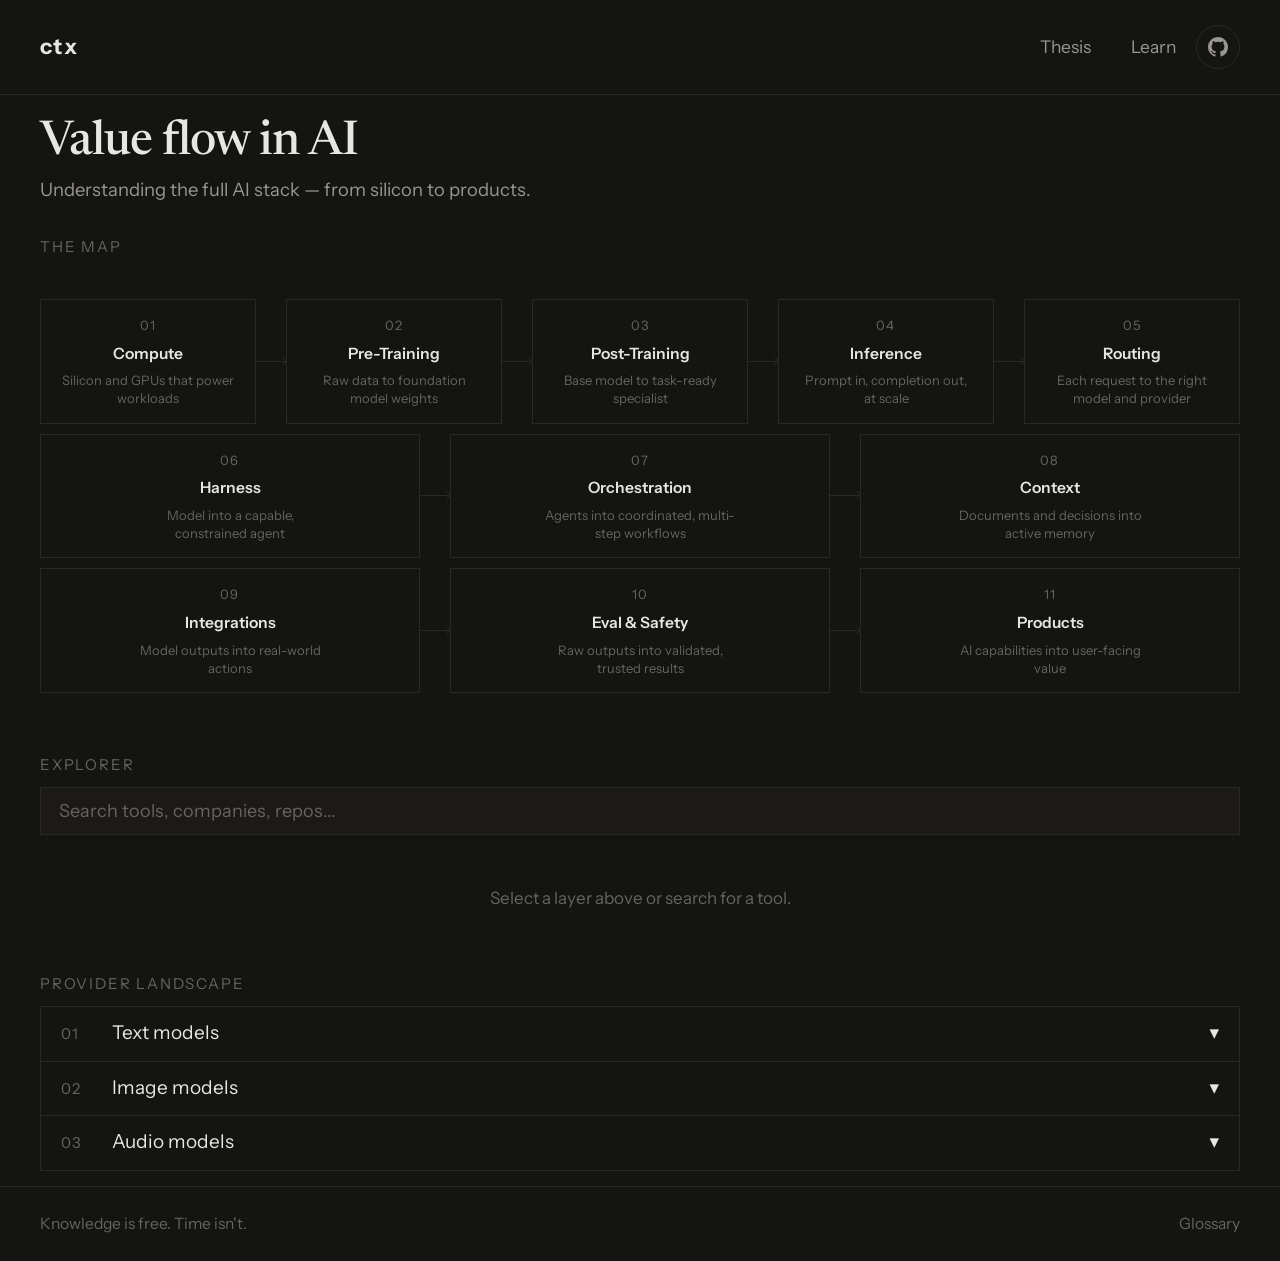
<file: value-chain/index.html>
<!doctype html>
<html lang="en">
  <head>
    <meta charset="UTF-8" />
    <meta name="viewport" content="width=device-width, initial-scale=1.0" />
    <meta http-equiv="refresh" content="0;url=/" />
    <link rel="icon" href="/favicon.svg" type="image/svg+xml" />
    <meta name="apple-mobile-web-app-title" content="ctx" />
    <title>Redirecting to ctx</title>
  </head>
  <body>
    <p>Redirecting to <a href="/">ctx</a>...</p>
    <script>window.location.replace("/");</script>
  </body>
</html>
</file>
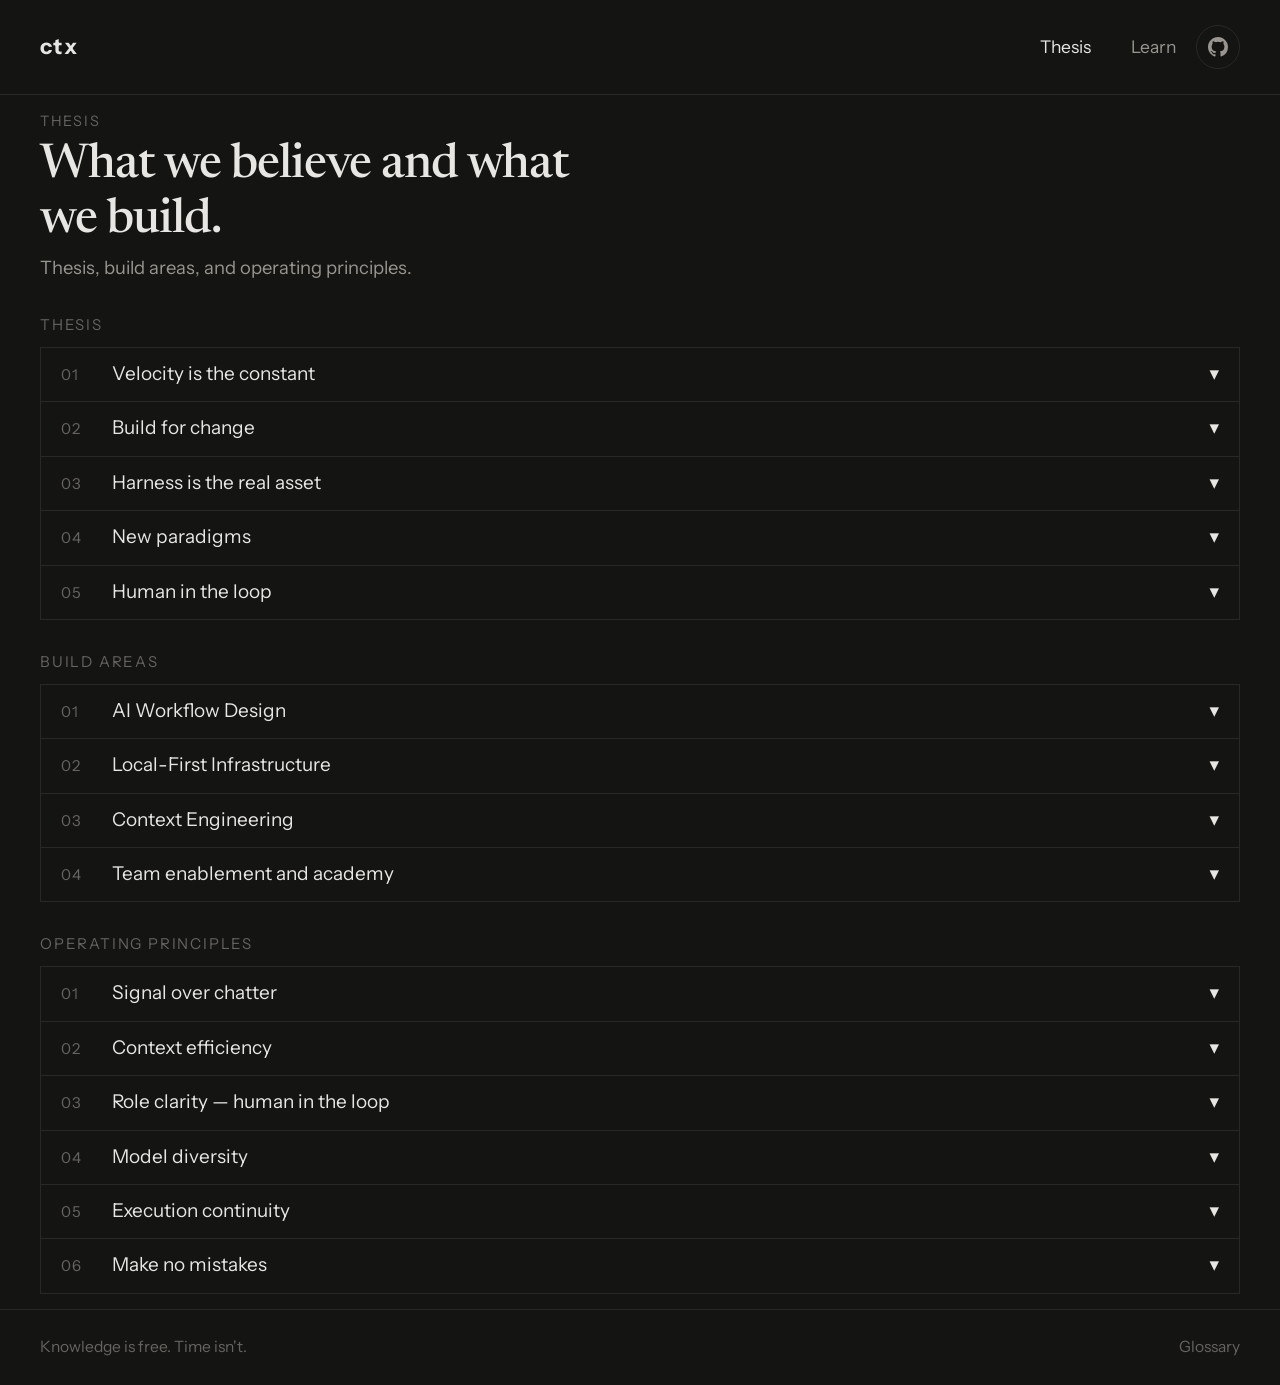
<file: work.html>
<!doctype html>
<html lang="en">
  <head>
    <meta charset="UTF-8" />
    <meta name="viewport" content="width=device-width, initial-scale=1.0" />
    <title>Redirecting to /thesis</title>
    <meta http-equiv="refresh" content="0; url=/thesis" />
    <link rel="canonical" href="https://ctx.earth/thesis" />
    <link rel="icon" href="/favicon.svg" type="image/svg+xml" />
    <meta name="apple-mobile-web-app-title" content="ctx" />
    <script>
      window.location.replace("/thesis");
    </script>
  </head>
  <body>
    <p>Redirecting to <a href="/thesis">/thesis</a>...</p>
  </body>
</html>
</file>
<file: styles.css>
:root {
  --bg: #141412;
  --surface: #1c1a18;
  --surface-alt: #242220;
  --border: #2a2826;
  --text: #e8e6e3;
  --text-secondary: #999590;
  --text-dim: #666360;
  --font-sans: "Instrument Sans", system-ui, -apple-system, sans-serif;
  --font-serif: "Newsreader", Georgia, serif;
  --max-w: 1340px;
  --gap: clamp(1.25rem, 3.2vw, 2.4rem);
}

*,
*::before,
*::after {
  box-sizing: border-box;
  margin: 0;
  padding: 0;
}

html {
  font-size: 125%;
  scroll-behavior: smooth;
  -webkit-font-smoothing: antialiased;
}

body {
  font-family: var(--font-sans);
  color: var(--text);
  background: var(--bg);
  line-height: 1.6;
  min-height: 100vh;
}

a {
  color: inherit;
}

/* ---- HEADER / NAV ---- */

.site-header {
  position: sticky;
  top: 0;
  z-index: 10;
  display: flex;
  align-items: center;
  justify-content: space-between;
  max-width: var(--max-w);
  margin: 0 auto;
  padding: 1.25rem clamp(1.5rem, 4vw, 2rem);
  background: var(--bg);
}

.brand {
  font-weight: 700;
  font-size: 1.1rem;
  letter-spacing: 0.06em;
  color: var(--text);
  text-decoration: none;
}

.header-actions {
  display: flex;
  align-items: center;
  gap: 1rem;
}

.top-nav {
  display: flex;
  gap: 2rem;
}

.repo-link {
  display: inline-flex;
  align-items: center;
  justify-content: center;
  width: 2.2rem;
  height: 2.2rem;
  border: 1px solid var(--border);
  border-radius: 999px;
  color: var(--text-secondary);
  text-decoration: none;
  transition: border-color 0.2s ease, color 0.2s ease, background 0.2s ease;
}

.repo-link:hover {
  color: var(--text);
  border-color: var(--text-secondary);
  background: var(--surface);
}

.repo-link svg {
  width: 1rem;
  height: 1rem;
  fill: currentColor;
}

.nav-toggle {
  appearance: none;
  border: 1px solid var(--border);
  border-radius: 0.3rem;
  background: transparent;
  color: var(--text);
  font-family: var(--font-sans);
  font-size: 0.8rem;
  letter-spacing: 0.08em;
  padding: 0.42rem 0.7rem;
  min-height: 2rem;
  display: none;
  cursor: pointer;
}

.nav-toggle[aria-expanded="true"] {
  border-color: var(--text);
}

.top-nav a {
  color: var(--text-secondary);
  text-decoration: none;
  font-size: 0.875rem;
  padding: 0.15rem 0;
  transition: color 0.2s;
}

.top-nav a:hover,
.top-nav a.is-active {
  color: var(--text);
}

/* ---- HERO ---- */

.hero {
  max-width: var(--max-w);
  margin: 0 auto;
  padding: clamp(3rem, 8vw, 5rem) clamp(1.5rem, 4vw, 2rem) clamp(1.5rem, 4vw, 2.5rem);
}

.hero-kicker {
  margin: 0;
  font-size: 0.75rem;
  color: var(--text-dim);
  text-transform: uppercase;
  letter-spacing: 0.12em;
}

.hero h1 {
  margin: 0.75rem 0 0;
  font-family: var(--font-serif);
  font-weight: 500;
  font-size: clamp(2.2rem, 5.5vw, 4rem);
  line-height: 1.15;
  max-width: 20ch;
  letter-spacing: -0.02em;
}

.hero-subtitle {
  margin: 1rem 0 0;
  max-width: 58ch;
  color: var(--text-secondary);
  font-size: 1.05rem;
  line-height: 1.75;
}

/* ---- BUTTONS ---- */

.btn {
  display: inline-block;
  padding: 0.75rem 1.75rem;
  color: var(--bg);
  background: var(--text);
  text-decoration: none;
  font-weight: 600;
  font-size: 0.9rem;
  transition: opacity 0.2s;
}

.btn:hover {
  opacity: 0.85;
}

.btn-subtle {
  color: var(--text);
  background: transparent;
  border: 1px solid var(--border);
}

.btn-subtle:hover {
  border-color: var(--text);
  opacity: 1;
}

/* ---- SECTIONS ---- */

.section {
  max-width: var(--max-w);
  margin: 0 auto;
  padding: clamp(2rem, 5vw, 3.5rem) clamp(1.5rem, 4vw, 2rem);
  border-top: 1px solid var(--border);
}

.section-label {
  font-size: 0.75rem;
  letter-spacing: 0.12em;
  text-transform: uppercase;
  color: var(--text-dim);
  margin: 0 0 1rem;
}

h2 {
  margin: 0;
  font-family: var(--font-serif);
  font-weight: 500;
  font-size: clamp(1.6rem, 4vw, 2.6rem);
  line-height: 1.2;
  letter-spacing: -0.01em;
  max-width: 28ch;
}

.section-intro {
  margin: 0.75rem 0 0;
  color: var(--text-secondary);
  max-width: 52ch;
}

.section-compact {
  padding-top: 0;
  border-top: 0;
}

/* ---- OVERVIEW GRID (index micro-cards) ---- */

.overview-grid {
  display: grid;
  grid-template-columns: repeat(auto-fit, minmax(16rem, 1fr));
  gap: 1px;
  margin-top: 2rem;
  background: var(--border);
  border: 1px solid var(--border);
}

.micro-card {
  background: var(--bg);
  padding: 1.5rem;
  display: grid;
  gap: 0.5rem;
  text-decoration: none;
  color: inherit;
  cursor: pointer;
  transition: background 0.2s ease, box-shadow 0.2s ease;
}

.micro-card:hover {
  background: var(--surface);
}

.micro-card__label {
  margin: 0;
  font-size: 0.75rem;
  color: var(--text-dim);
  letter-spacing: 0.08em;
  text-transform: uppercase;
}

.micro-card h3 {
  margin: 0;
  font-size: 1.15rem;
  font-weight: 600;
  line-height: 1.3;
}

.micro-card p {
  margin: 0;
  color: var(--text-secondary);
  font-size: 0.95rem;
  line-height: 1.7;
}

/* ---- ACCORDION ---- */

.accordion-list {
  margin-top: 1.25rem;
  display: grid;
  gap: 0;
}

.accordion {
  border: 1px solid var(--border);
  border-bottom: 0;
  background: var(--bg);
  overflow: hidden;
}

.accordion:last-child {
  border-bottom: 1px solid var(--border);
}

.accordion__toggle {
  width: 100%;
  border: 0;
  background: transparent;
  color: inherit;
  display: grid;
  grid-template-columns: 1fr auto;
  align-items: center;
  gap: 0.75rem;
  padding: 0.9rem 1rem;
  cursor: pointer;
  text-align: left;
  font: inherit;
}

.accordion__title {
  display: inline-flex;
  gap: 0.75rem;
  align-items: baseline;
}

.accordion__index {
  font-size: 0.75rem;
  color: var(--text-dim);
  letter-spacing: 0.08em;
  min-width: 1.8rem;
}

.accordion__toggle > span:last-child {
  transition: transform 200ms ease;
}

.accordion__panel {
  max-height: 0;
  opacity: 0;
  overflow: hidden;
  border-top: 1px solid transparent;
  transition: max-height 240ms ease, opacity 220ms ease, border-color 240ms ease;
}

.accordion__panel > p,
.accordion__panel ul,
.accordion__panel > .panel-block,
.accordion__panel > .learn__diagram {
  padding: 0 1rem 1rem;
  padding-left: 3.55rem; /* align with title text: 1rem toggle + 1.8rem index + 0.75rem gap */
}

.accordion__panel p {
  color: var(--text-secondary);
  margin: 0.9rem 0 1rem;
}

.accordion__panel ul {
  margin: 0 0 1rem;
  padding-left: 4.8rem; /* 3.55rem base + 1.25rem list indent */
  color: var(--text-secondary);
  display: grid;
  gap: 0.45rem;
}

.accordion__panel li {
  line-height: 1.6;
  font-size: 0.95rem;
}

.panel-block {
  display: grid;
  gap: 1rem;
}

.info-grid {
  display: grid;
  grid-template-columns: repeat(auto-fit, minmax(13rem, 1fr));
  gap: 1px;
  background: var(--border);
  border: 1px solid var(--border);
}

.info-card {
  background: var(--bg);
  padding: 1rem 1.1rem;
  display: grid;
  gap: 0.3rem;
}

.info-card__label {
  font-size: 0.72rem;
  letter-spacing: 0.1em;
  text-transform: uppercase;
  color: var(--text-dim);
}

.info-card__value {
  font-size: 1.05rem;
  font-weight: 600;
  color: var(--text);
}

.info-card__meta {
  color: var(--text-secondary);
  font-size: 0.9rem;
  line-height: 1.55;
}

.stack-links {
  display: flex;
  flex-wrap: wrap;
  gap: 0.75rem;
}

.table-wrap {
  overflow-x: auto;
  border: 1px solid var(--border);
}

.data-table {
  width: 100%;
  min-width: 42rem;
  border-collapse: collapse;
  background: var(--bg);
}

.data-table th,
.data-table td {
  padding: 0.75rem 0.9rem;
  border-bottom: 1px solid var(--border);
  text-align: left;
  vertical-align: top;
  font-size: 0.92rem;
}

.data-table th {
  color: var(--text);
  font-size: 0.78rem;
  letter-spacing: 0.08em;
  text-transform: uppercase;
}

.data-table td {
  color: var(--text-secondary);
}

.data-table a {
  color: var(--text);
  text-decoration-color: var(--text-dim);
  text-underline-offset: 0.18em;
}

.data-table a:hover {
  text-decoration-color: var(--text);
}

.data-table tr:last-child td {
  border-bottom: 0;
}

.stack-note {
  color: var(--text-secondary);
  font-size: 0.95rem;
}

.accordion.is-open .accordion__toggle > span:last-child {
  transform: rotate(-180deg);
}

.accordion.is-open .accordion__panel {
  opacity: 1;
  border-top-color: var(--border);
}

/* ---- SCROLL REVEAL ---- */

[data-reveal] {
  opacity: 1;
  transform: none;
  transition: opacity 0.5s ease, transform 0.5s ease;
}

html.js [data-reveal] {
  opacity: 0;
  transform: translateY(12px);
}

html.js [data-reveal].is-visible {
  opacity: 1;
  transform: translateY(0);
}

/* ---- FOOTER ---- */

.site-footer {
  max-width: var(--max-w);
  margin: 0 auto;
  padding: 1.25rem clamp(1.5rem, 4vw, 2rem);
  border-top: 1px solid var(--border);
  font-size: 0.78rem;
  color: var(--text-dim);
  display: flex;
  align-items: baseline;
  justify-content: space-between;
}

.site-footer p {
  margin: 0;
}

.site-footer__links {
  display: flex;
  gap: 1.25rem;
}

.site-footer__links a,
.site-footer a {
  color: var(--text-dim);
  text-decoration: none;
  transition: color 0.2s;
}

.site-footer__links a:hover,
.site-footer a:hover {
  color: var(--text-secondary);
}

/* Disable reveal animations on shared pages */
html.js body.subpage [data-reveal],
html.js body.subpage .micro-card,
html.js body.subpage .info-card {
  opacity: 1;
  transform: none;
}

/* ---- SUBPAGE: ABOVE THE FOLD ---- */

body.subpage {
  min-height: 100vh;
  overflow-x: hidden;
  overflow-y: auto;
}

body.subpage .hero {
  padding: 1.25rem clamp(1.5rem, 4vw, 2rem) 0.4rem;
}

body.subpage .hero h1 {
  font-size: clamp(1.6rem, 4vw, 2.4rem);
  margin-top: 0.3rem;
}

body.subpage .hero-kicker {
  font-size: 0.72rem;
}

body.subpage .hero-subtitle {
  font-size: 0.92rem;
  margin-top: 0.25rem;
  line-height: 1.55;
}

body.subpage .section {
  padding: 0.75rem clamp(1.5rem, 4vw, 2rem);
}

body.subpage .section-label {
  margin-bottom: 0.5rem;
}

body.subpage .accordion-list {
  margin-top: 0.5rem;
}

body.subpage .accordion__toggle {
  padding: 0.55rem 1rem;
  font-size: 0.95rem;
}

/* ---- PRINCIPLE LIST (Practice page) ---- */

.principle-list {
  margin-top: 0.5rem;
  display: grid;
  gap: 0;
}

.principle-item {
  display: flex;
  gap: 0.75rem;
  align-items: baseline;
  padding: 0.45rem 1rem;
  border: 1px solid var(--border);
  border-bottom: 0;
  font-size: 0.9rem;
}

.principle-item:last-child {
  border-bottom: 1px solid var(--border);
}

.principle-item__index {
  font-size: 0.75rem;
  color: var(--text-dim);
  letter-spacing: 0.08em;
  min-width: 1.8rem;
  flex-shrink: 0;
}

.principle-item__name {
  font-weight: 600;
  white-space: nowrap;
  flex-shrink: 0;
}

.principle-item__desc {
  color: var(--text-dim);
  font-size: 0.85rem;
}

/* ---- VALUE CHAIN FLOW DIAGRAM ---- */

.vc-flow {
  display: flex;
  flex-direction: column;
  gap: 0.5rem;
  padding: 1.5rem 0;
}

.vc-flow__row {
  display: flex;
  align-items: center;
  gap: 0;
}

.vc-node {
  display: flex;
  flex-direction: column;
  align-items: center;
  gap: 0.3rem;
  padding: 0.75rem 1rem;
  border: 1px solid var(--border);
  background: var(--bg);
  text-decoration: none;
  color: inherit;
  min-width: 0;
  flex: 1 1 0;
  transition: background 0.2s ease, border-color 0.2s ease;
  cursor: pointer;
}

.vc-node:hover {
  background: var(--surface);
  border-color: var(--text-secondary);
}

.vc-node__index {
  font-size: 0.65rem;
  color: var(--text-dim);
  letter-spacing: 0.1em;
}

.vc-node__label {
  font-size: 0.78rem;
  font-weight: 600;
  white-space: nowrap;
  overflow: hidden;
  text-overflow: ellipsis;
  max-width: 100%;
}

.vc-arrow {
  display: block;
  width: 1.5rem;
  height: 1px;
  background: var(--border);
  flex-shrink: 0;
  position: relative;
}

.vc-arrow::after {
  content: "";
  position: absolute;
  right: 0;
  top: -3px;
  border: solid var(--border);
  border-width: 0 1px 1px 0;
  padding: 2.5px;
  transform: rotate(-45deg);
}

/* ---- EXPLORER ---- */

.explorer {
  max-width: var(--max-w);
  margin: 0 auto;
  padding: 0.75rem clamp(1.5rem, 4vw, 2rem);
}

.explorer__search {
  position: relative;
  margin-bottom: 1rem;
}

.explorer__input {
  width: 100%;
  padding: 0.6rem 0.9rem;
  font-family: var(--font-sans);
  font-size: 0.9rem;
  color: var(--text);
  background: var(--surface);
  border: 1px solid var(--border);
  outline: none;
  transition: border-color 0.2s ease;
}

.explorer__input::placeholder {
  color: var(--text-dim);
}

.explorer__input:focus {
  border-color: var(--text-secondary);
}

.explorer__prompt {
  color: var(--text-dim);
  font-size: 0.85rem;
  padding: 1.5rem 0;
  text-align: center;
}

.explorer__results {
  display: grid;
  grid-template-columns: 1fr 1fr;
  gap: 1px;
  background: var(--border);
  border: 1px solid var(--border);
}

.explorer__col {
  background: var(--bg);
  min-height: 4rem;
}

.explorer__col-label {
  display: block;
  padding: 0.5rem 0.75rem;
  font-size: 0.68rem;
  letter-spacing: 0.1em;
  text-transform: uppercase;
  color: var(--text-dim);
  border-bottom: 1px solid var(--border);
}

.explorer__list {
  list-style: none;
  padding: 0;
  margin: 0;
}

.explorer__item {
  display: flex;
  justify-content: space-between;
  align-items: baseline;
  gap: 0.5rem;
  padding: 0.4rem 0.75rem;
  cursor: pointer;
  transition: background 0.15s ease;
  border-bottom: 1px solid var(--border);
}

.explorer__item:last-child {
  border-bottom: 0;
}

.explorer__item:hover {
  background: var(--surface);
}

.explorer__item.is-active {
  background: var(--surface);
  border-left: 2px solid var(--text);
  padding-left: calc(0.75rem - 2px);
}

.explorer__item-left {
  display: flex;
  align-items: center;
  gap: 0.5rem;
  min-width: 0;
}

.explorer__item-favicon {
  width: 16px;
  height: 16px;
  flex-shrink: 0;
  border-radius: 2px;
  opacity: 0.8;
}

.explorer__item-name {
  font-size: 0.88rem;
  font-weight: 500;
  color: var(--text);
  overflow: hidden;
  text-overflow: ellipsis;
  white-space: nowrap;
}

.explorer__item-meta {
  font-size: 0.72rem;
  color: var(--text-dim);
  white-space: nowrap;
}

/* Detail panel */
.explorer__detail {
  margin-top: 1rem;
  border: 1px solid var(--border);
  background: var(--bg);
  padding: 1rem 1.25rem;
}

.explorer__back {
  appearance: none;
  border: 0;
  background: transparent;
  color: var(--text-dim);
  font-family: var(--font-sans);
  font-size: 0.78rem;
  cursor: pointer;
  padding: 0;
  margin-bottom: 0.5rem;
  transition: color 0.2s;
}

.explorer__back:hover {
  color: var(--text);
}

.explorer__detail-name {
  font-size: 1.1rem;
  font-weight: 600;
  margin-bottom: 0.25rem;
}

.explorer__detail-desc {
  color: var(--text-secondary);
  font-size: 0.9rem;
  line-height: 1.55;
  margin-bottom: 0.5rem;
}

.explorer__detail-details {
  display: grid;
  gap: 0.75rem;
  max-width: 68ch;
  margin: 0.75rem 0 0.5rem;
}

.explorer__detail-section {
  display: grid;
  gap: 0.18rem;
}

.explorer__detail-section-title {
  font-size: 0.72rem;
  letter-spacing: 0.08em;
  text-transform: uppercase;
  color: var(--text-dim);
}

.explorer__detail-section-copy {
  color: var(--text-secondary);
  font-size: 0.88rem;
  line-height: 1.6;
}

.explorer__detail-meta {
  font-size: 0.78rem;
  color: var(--text-dim);
  margin-bottom: 0.75rem;
}

.explorer__detail-layers {
  display: flex;
  flex-wrap: wrap;
  gap: 0.35rem;
  margin-bottom: 0.75rem;
}

.explorer__layer-badge {
  font-size: 0.7rem;
  letter-spacing: 0.06em;
  padding: 0.2rem 0.5rem;
  border: 1px solid #5568;
  background: #1a1a22;
  color: var(--text-secondary);
  opacity: 0.7;
}

.explorer__layer-badge.is-direct {
  border-color: #4a9;
  background: #1a2a1a;
  color: var(--text);
  opacity: 1;
}

.explorer__detail-links {
  display: flex;
  align-items: center;
  gap: 0.75rem;
  flex-wrap: wrap;
}

.explorer__detail-links a {
  display: inline-flex;
  align-items: center;
  gap: 0.35rem;
  font-size: 0.82rem;
  color: var(--text-secondary);
  text-decoration: underline;
  text-decoration-color: var(--text-dim);
  text-underline-offset: 0.18em;
  transition: color 0.2s;
}

.explorer__detail-links a:hover {
  color: var(--text);
  text-decoration-color: var(--text);
}

.explorer__detail-links .gh-icon {
  width: 14px;
  height: 14px;
  fill: currentColor;
  flex-shrink: 0;
}

.explorer__detail-favicon {
  width: 20px;
  height: 20px;
  border-radius: 3px;
  vertical-align: middle;
  margin-right: 0.4rem;
  opacity: 0.9;
}

/* Layer details in detail panel */
.explorer__detail-layer-details {
  display: grid;
  gap: 0.35rem;
  margin-bottom: 0.75rem;
}

.explorer__layer-detail {
  display: flex;
  align-items: baseline;
  gap: 0.5rem;
  font-size: 0.82rem;
  color: var(--text-secondary);
  line-height: 1.5;
}

.explorer__layer-detail .explorer__layer-badge {
  flex-shrink: 0;
  font-size: 0.65rem;
  padding: 0.15rem 0.35rem;
}

/* Flow node highlight states */
.vc-node.is-active {
  background: var(--surface);
  border-color: var(--text);
}

.vc-node.is-direct {
  background: #1a2a1a;
  border-color: #4a9;
}

.vc-node.is-direct .vc-node__index,
.vc-node.is-direct .vc-node__label {
  color: #7dcea0;
}

.vc-node.is-indirect {
  background: #1a1a22;
  border-color: #5568;
  opacity: 0.7;
}

/* ---- RESPONSIVE ---- */

@media (max-width: 760px) {
  html { font-size: 100%; }
  /* Release above-the-fold on mobile — mobile is a scroll experience */
  body.subpage {
    height: auto;
    overflow: visible;
  }

  .explorer__results {
    grid-template-columns: 1fr;
  }

  .top-nav {
    display: flex;
    gap: 1.25rem;
    flex-wrap: wrap;
    justify-content: flex-end;
  }

  .header-actions {
    gap: 0.75rem;
  }

  .top-nav a {
    font-size: 0.8rem;
  }

  .nav-toggle {
    display: none;
  }

  html.js .nav-toggle {
    display: inline-flex;
    align-items: center;
    justify-content: center;
  }

  html.js .top-nav {
    position: fixed;
    top: 3.75rem;
    left: 50%;
    transform: translateX(-50%);
    width: min(100%, var(--max-w));
    max-height: 0;
    opacity: 0;
    overflow: hidden;
    pointer-events: none;
    background: rgba(20, 20, 18, 0.98);
    border: 0;
    display: grid;
    justify-items: start;
    justify-content: stretch;
    padding-bottom: 0.5rem;
    transition: max-height 0.25s ease, opacity 0.2s ease;
  }

  html.js .top-nav.is-open {
    max-height: min(calc(100vh - 4.4rem), 24rem);
    opacity: 1;
    pointer-events: auto;
    border-top: 1px solid var(--border);
    border-bottom: 1px solid var(--border);
    z-index: 25;
    overflow-y: auto;
  }

  html.js .top-nav a {
    width: 100%;
    padding: 0.72rem clamp(1.5rem, 4vw, 2rem);
    border-top: 1px solid transparent;
    font-size: 0.9rem;
  }

  html.js .top-nav.is-open a:first-child {
    border-top: 1px solid var(--border);
  }

  .data-table {
    min-width: 34rem;
  }

  .hero h1 {
    font-size: clamp(1.85rem, 12vw, 2.6rem);
  }

  body.subpage .hero h1 {
    font-size: clamp(1.4rem, 8vw, 1.8rem);
  }
}

/* ---- VALUE CHAIN NODE DESCRIPTIONS ---- */

.vc-node__desc {
  font-size: 0.65rem;
  color: var(--text-dim);
  white-space: normal;
  text-align: center;
  line-height: 1.35;
  max-width: 10rem;
}

/* ---- ACCORDION SUBTITLES ---- */

.accordion__subtitle {
  grid-column: 1 / -1;
  padding-left: 2.55rem;
  font-size: 0.82rem;
  color: var(--text-dim);
  line-height: 1.5;
  padding-bottom: 0.35rem;
}

/* ---- GLOSSARY ---- */

.glossary__search {
  margin-bottom: 1.5rem;
}

.glossary__input {
  width: 100%;
  padding: 0.6rem 0.9rem;
  font-family: var(--font-sans);
  font-size: 0.9rem;
  color: var(--text);
  background: var(--surface);
  border: 1px solid var(--border);
  outline: none;
  transition: border-color 0.2s ease;
}

.glossary__input::placeholder {
  color: var(--text-dim);
}

.glossary__input:focus {
  border-color: var(--text-secondary);
}

.glossary__letter {
  font-family: var(--font-serif);
  font-weight: 500;
  font-size: 1.4rem;
  color: var(--text);
  margin: 1.5rem 0 0.5rem;
  padding-bottom: 0.25rem;
  border-bottom: 1px solid var(--border);
  max-width: none;
}

.glossary__letter:first-of-type {
  margin-top: 0;
}

.glossary__list {
  margin: 0;
  padding: 0;
}

.glossary__empty {
  margin: 1rem 0 0;
  color: var(--text-dim);
  font-style: italic;
  font-size: 0.92rem;
}

.glossary__entry {
  padding: 0.5rem 0;
  border-bottom: 1px solid var(--border);
}

.glossary__entry:last-child {
  border-bottom: 0;
}

.glossary dt {
  font-weight: 600;
  font-size: 0.95rem;
  color: var(--text);
  margin: 0;
}

.glossary dd {
  margin: 0.2rem 0 0;
  padding: 0;
  color: var(--text-secondary);
  font-size: 0.9rem;
  line-height: 1.6;
}

/* ---- LEARN DIAGRAMS ---- */

.learn__diagram {
  max-width: 100%;
  overflow-x: auto;
  margin: 0.75rem 0;
}

.learn__svg {
  display: block;
  width: 100%;
  max-width: 540px;
  height: auto;
}

.learn__xref {
  font-size: 0.85rem;
  color: var(--text-dim);
  margin-top: 0.75rem;
}

.learn__xref a {
  color: var(--text-secondary);
  text-decoration: underline;
  text-decoration-color: var(--text-dim);
  text-underline-offset: 0.18em;
}

.learn__xref a:hover {
  color: var(--text);
  text-decoration-color: var(--text);
}

/* ---- SUBCATEGORY SECTIONS (learn pages) ---- */

.learn__subcategory {
  margin: 0.75rem 0 0;
  padding: 0.75rem 0 0;
  border-top: 1px solid var(--border);
}

.learn__subcategory:first-child {
  border-top: 0;
  padding-top: 0;
}

.learn__subcategory-title {
  font-size: 0.88rem;
  font-weight: 600;
  color: var(--text);
  margin: 0 0 0.35rem;
}

/* ---- EXPLORER SUBCATEGORY LABELS ---- */

.explorer__subcat-label {
  display: block;
  padding: 0.45rem 0.75rem 0.2rem;
  font-size: 0.68rem;
  letter-spacing: 0.1em;
  text-transform: uppercase;
  color: var(--text-dim);
  border-bottom: 1px solid var(--border);
  background: var(--surface-alt);
  cursor: default;
}


/* ---- LAYER LEARN (inline when a layer is clicked) ---- */

.layer-learn__desc {
  color: var(--text-secondary);
  font-size: 0.92rem;
  line-height: 1.6;
  margin: 0.25rem 0 0.75rem;
  max-width: 60ch;
}

/* ---- RESPONSIVE ADDITIONS ---- */

@media (max-width: 760px) {
  .vc-node__desc {
    display: none;
  }

  .accordion__subtitle {
    font-size: 0.75rem;
    padding-left: 2.55rem;
  }

  /* VC Flow: replace cramped 5-across flex with 2-column grid */
  .vc-flow__row {
    display: grid;
    grid-template-columns: 1fr 1fr;
    gap: 0.4rem;
  }

  .vc-arrow {
    display: none;
  }

  .vc-node {
    padding: 0.65rem 0.6rem;
  }

  .vc-node__label {
    font-size: 0.75rem;
  }

  /* Accordion: reduce indent that wastes ~30% of mobile width */
  .accordion__panel > p,
  .accordion__panel ul,
  .accordion__panel > .panel-block,
  .accordion__panel > .learn__diagram {
    padding-left: 1rem;
  }

  .accordion__panel ul {
    padding-left: 2.25rem;
  }

  /* Explorer: larger touch targets, full-width detail */
  .explorer__item {
    padding: 0.55rem 0.75rem;
  }

  .explorer__detail {
    padding: 0.85rem 1rem;
  }

  .explorer__detail-details {
    max-width: 100%;
  }

  .layer-learn__desc {
    max-width: 100%;
  }

  /* Learn subcategory content */
  .learn__subcategory p,
  .learn__subcategory ul {
    font-size: 0.85rem;
  }

  .learn__skills {
    padding-left: 1.25rem;
  }
}

@media (max-width: 400px) {
  .vc-node__label {
    font-size: 0.7rem;
  }

  .vc-node__index {
    font-size: 0.6rem;
  }

  .explorer__item-meta {
    display: none;
  }

  .data-table {
    min-width: 28rem;
  }

  .data-table th,
  .data-table td {
    padding: 0.5rem 0.6rem;
    font-size: 0.8rem;
  }
}

@media (prefers-reduced-motion: reduce) {
  [data-reveal],
  .micro-card,
  .info-card,
  .accordion__toggle > span:last-child,
  .btn {
    transition: none;
  }
}
</file>
